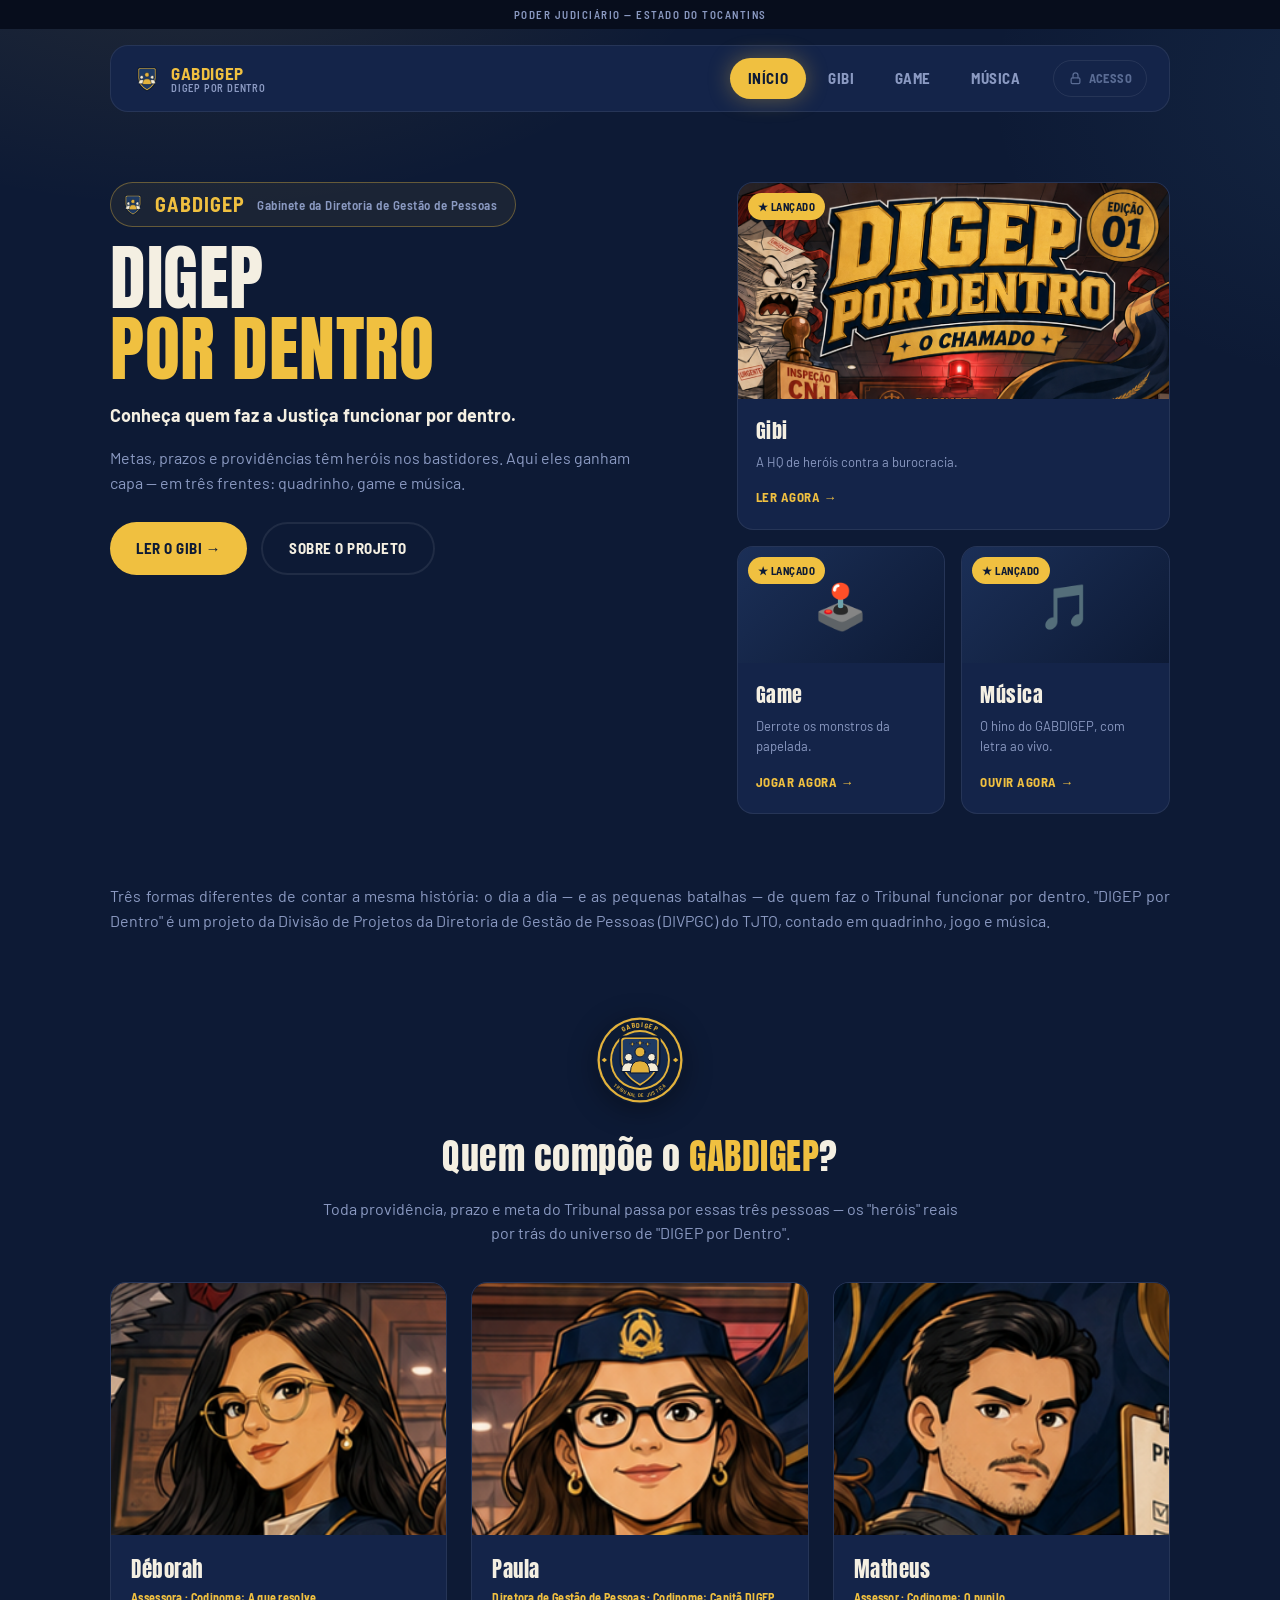
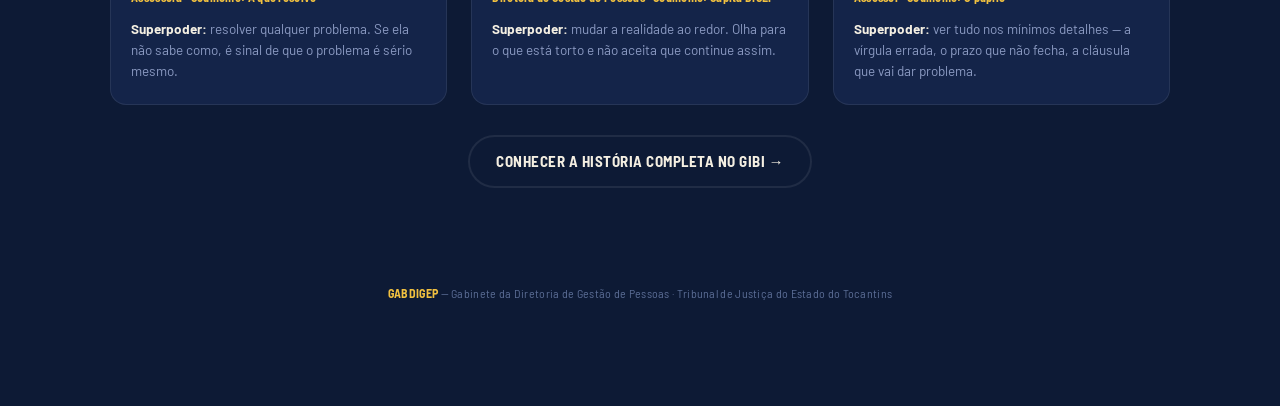
<file: index.html>
<!DOCTYPE html>
<html lang="pt-BR">
<head>
<meta charset="UTF-8">
<meta name="viewport" content="width=device-width, initial-scale=1">
<title>DIGEP por Dentro — GABDIGEP</title>
<link rel="preconnect" href="https://fonts.googleapis.com">
<link href="https://fonts.googleapis.com/css2?family=Anton&family=Barlow:wght@400;600;700&family=Barlow+Semi+Condensed:wght@600;700&display=swap" rel="stylesheet">
<link rel="icon" type="image/svg+xml" href="favicon.svg">
<link rel="stylesheet" href="style.css">
</head>
<body>
<svg width="0" height="0" style="position:absolute;overflow:hidden" aria-hidden="true">
  <defs>
    <path id="arcTop" d="M35 120 A85 85 0 0 1 205 120" fill="none"/>
    <path id="arcBot" d="M23 120 A97 97 0 0 0 217 120" fill="none"/>
    <g id="gRing">
      <circle cx="120" cy="120" r="115" fill="#0C1A33"/>
      <circle cx="120" cy="120" r="111" fill="#E3B23C"/>
      <circle cx="120" cy="120" r="105" fill="#0C1A33"/>
      <circle cx="120" cy="120" r="78" fill="#E3B23C"/>
      <circle cx="120" cy="120" r="73" fill="#12274a"/>
      <text font-family="'Barlow Semi Condensed', sans-serif" font-weight="700" font-size="18" letter-spacing="2" fill="#E3B23C">
        <textPath href="#arcTop" startOffset="50%" text-anchor="middle">GABDIGEP</textPath>
      </text>
      <text font-family="'Barlow Semi Condensed', sans-serif" font-weight="600" font-size="13" letter-spacing="1.6" fill="#E3B23C">
        <textPath href="#arcBot" startOffset="50%" text-anchor="middle">TRIBUNAL DE JUSTIÇA</textPath>
      </text>
      <path d="M20 120 L27 114 L34 120 L27 126 Z" fill="#E3B23C"/>
      <path d="M206 120 L213 114 L220 120 L213 126 Z" fill="#E3B23C"/>
    </g>
    <g id="gShield">
      <path d="M66 66 Q66 56 78 56 H162 Q174 56 174 66 V118 Q174 164 120 193 Q66 164 66 118 Z" fill="#0C1A33"/>
      <path d="M71 69 Q71 61 81 61 H159 Q169 61 169 69 V117 Q169 160 120 187 Q71 160 71 117 Z" fill="#E3B23C"/>
      <path d="M75 72 Q75 65 84 65 H156 Q165 65 165 72 V116 Q165 157 120 182 Q75 157 75 116 Z" fill="#1E3A64"/>
    </g>
    <g id="gScales" transform="translate(0 -7)" stroke="#0C1A33" stroke-width="2.6" stroke-linejoin="round" stroke-linecap="round">
      <circle cx="90" cy="120" r="10" fill="#F4ECD6"/>
      <path d="M72 156 Q72 134 90 134 Q108 134 108 156 Z" fill="#F4ECD6"/>
      <circle cx="150" cy="120" r="10" fill="#F4ECD6"/>
      <path d="M132 156 Q132 134 150 134 Q168 134 168 156 Z" fill="#F4ECD6"/>
      <circle cx="120" cy="106" r="13" fill="#E3B23C"/>
      <path d="M95 160 Q95 129 120 129 Q145 129 145 160 Z" fill="#E3B23C"/>
    </g>
    <g id="gStars" transform="translate(0 -4)" fill="#E3B23C" stroke="#0C1A33" stroke-width="1.6" stroke-linejoin="round">
      <path d="M100 76 L102 81 L107 82 L102 84 L100 89 L98 84 L93 82 L98 81 Z"/>
      <path d="M120 71 L123 78 L130 79 L123 81 L120 88 L117 81 L110 79 L117 78 Z"/>
      <path d="M140 76 L142 81 L147 82 L142 84 L140 89 L138 84 L133 82 L138 81 Z"/>
    </g>
  </defs>
</svg>

<div class="topbar">PODER JUDICIÁRIO — ESTADO DO TOCANTINS</div>

<div class="navwrap">
  <nav class="navbar">
    <a class="brand" href="index.html">
      <svg viewBox="40 48 160 150"><use href="#gShield"/><use href="#gScales"/></svg>
      <span class="brand-text"><span class="brand-main">GABDIGEP</span><span class="brand-sub">DIGEP por Dentro</span></span>
    </a>
    <div class="nav-right">
      <div class="tabs">
        <a href="index.html" class="active">Início</a>
        <a href="gibi.html">Gibi</a>
        <a href="game.html">Game</a>
        <a href="musica.html">Música</a>
      </div>
      <a class="nav-acesso" href="login.html" title="Área restrita">
        <svg viewBox="0 0 24 24" width="15" height="15" fill="none" stroke="currentColor" stroke-width="2" stroke-linecap="round" stroke-linejoin="round"><rect x="5" y="11" width="14" height="9" rx="2"/><path d="M8 11V7a4 4 0 0 1 8 0v4"/></svg>
        Acesso
      </a>
    </div>
  </nav>
</div>

<main>
  <div class="hero-inicio">
    <div>
      <div class="gabdigep-kicker">
        <svg viewBox="40 48 160 150"><use href="#gShield"/><use href="#gScales"/></svg>
        GABDIGEP <span>Gabinete da Diretoria de Gestão de Pessoas</span>
      </div>
      <h1>DIGEP<br><span class="accent">POR DENTRO</span></h1>
      <p class="lead">Conheça quem faz a Justiça funcionar por dentro.</p>
      <p class="body">Metas, prazos e providências têm heróis nos bastidores. Aqui eles ganham capa — em três frentes: quadrinho, game e música.</p>
      <div class="cta-row">
        <a class="btn" href="gibi.html">Ler o Gibi →</a>
        <a class="btn outline" href="#sobre">Sobre o projeto</a>
      </div>
    </div>

    <div class="poster-stack">
      <a class="poster-card big" href="gibi.html">
        <span class="badge">★ Lançado</span>
        <div class="poster-media"><img src="gibi-assets/edicao-01-capa.png" alt="Capa do Gibi — Edição 01"></div>
        <div class="poster-body">
          <h2>Gibi</h2>
          <p>A HQ de heróis contra a burocracia.</p>
          <span class="go">Ler agora →</span>
        </div>
      </a>
      <div class="poster-row">
        <a class="poster-card" href="game.html">
          <span class="badge">★ Lançado</span>
          <div class="poster-media"><span class="icon-big">🕹️</span></div>
          <div class="poster-body">
            <h2>Game</h2>
            <p>Derrote os monstros da papelada.</p>
            <span class="go">Jogar agora →</span>
          </div>
        </a>
        <a class="poster-card" href="musica.html">
          <span class="badge">★ Lançado</span>
          <div class="poster-media"><span class="icon-big">🎵</span></div>
          <div class="poster-body">
            <h2>Música</h2>
            <p>O hino do GABDIGEP, com letra ao vivo.</p>
            <span class="go">Ouvir agora →</span>
          </div>
        </a>
      </div>
    </div>
  </div>

  <div class="section-block" id="sobre" style="margin-top:60px;">
    <p style="color:var(--muted); text-align:justify;">Três formas diferentes de contar a mesma história: o dia a dia — e as pequenas batalhas — de quem faz o Tribunal funcionar por dentro. "DIGEP por Dentro" é um projeto da Divisão de Projetos da Diretoria de Gestão de Pessoas (DIVPGC) do TJTO, contado em quadrinho, jogo e música.</p>
  </div>

  <div class="team-section" id="equipe">
    <div class="section-heading">
      <svg class="brasao-grande" viewBox="0 0 240 240"><use href="#gRing"/><use href="#gShield"/><use href="#gScales"/><use href="#gStars"/></svg>
      <h2>Quem compõe o <span class="accent">GABDIGEP</span>?</h2>
      <p>Toda providência, prazo e meta do Tribunal passa por essas três pessoas — os "heróis" reais por trás do universo de "DIGEP por Dentro".</p>
    </div>
    <div class="team-grid">
      <div class="team-card">
        <a class="foto-wrap" href="gibi.html" title="Ler o gibi"><img src="assets/personagens/deborah_full.png" alt="Déborah"></a>
        <div class="team-body">
          <h3>Déborah</h3>
          <div class="cargo">Assessora · Codinome: A que resolve</div>
          <p><strong>Superpoder:</strong> resolver qualquer problema. Se ela não sabe como, é sinal de que o problema é sério mesmo.</p>
        </div>
      </div>
      <div class="team-card">
        <a class="foto-wrap" href="gibi.html" title="Ler o gibi"><img src="assets/personagens/paula_full.png" alt="Paula"></a>
        <div class="team-body">
          <h3>Paula</h3>
          <div class="cargo">Diretora de Gestão de Pessoas · Codinome: Capitã DIGEP</div>
          <p><strong>Superpoder:</strong> mudar a realidade ao redor. Olha para o que está torto e não aceita que continue assim.</p>
        </div>
      </div>
      <div class="team-card">
        <a class="foto-wrap" href="gibi.html" title="Ler o gibi"><img src="assets/personagens/matheus_full.png" alt="Matheus"></a>
        <div class="team-body">
          <h3>Matheus</h3>
          <div class="cargo">Assessor · Codinome: O pupilo</div>
          <p><strong>Superpoder:</strong> ver tudo nos mínimos detalhes — a vírgula errada, o prazo que não fecha, a cláusula que vai dar problema.</p>
        </div>
      </div>
    </div>
    <div class="team-cta">
      <a class="btn outline" href="gibi.html">Conhecer a história completa no Gibi →</a>
    </div>
  </div>
</main>

<footer>
  <strong>GABDIGEP</strong> — Gabinete da Diretoria de Gestão de Pessoas · Tribunal de Justiça do Estado do Tocantins
</footer>

<nav class="mobilenav">
  <ul>
    <li><a href="index.html" class="active">
      <svg viewBox="0 0 24 24" fill="none" stroke="currentColor" stroke-width="1.8" stroke-linecap="round" stroke-linejoin="round"><path d="M4 11.5 12 4l8 7.5"/><path d="M6 10v9h12v-9"/></svg>
      Início
    </a></li>
    <li><a href="gibi.html">
      <svg viewBox="0 0 24 24" fill="none" stroke="currentColor" stroke-width="1.8" stroke-linecap="round" stroke-linejoin="round"><path d="M4 5.5c2-1 5-1 8 0v13c-3-1-6-1-8 0z"/><path d="M20 5.5c-2-1-5-1-8 0v13c3-1 6-1 8 0z"/></svg>
      Gibi
    </a></li>
    <li><a href="game.html">
      <svg viewBox="0 0 24 24" fill="none" stroke="currentColor" stroke-width="1.8" stroke-linecap="round" stroke-linejoin="round"><rect x="2.5" y="7.5" width="19" height="9.5" rx="4.5"/><path d="M6.5 12h3M8 10.5v3"/><circle cx="16" cy="10.7" r="0.9" fill="currentColor" stroke="none"/><circle cx="18" cy="12.7" r="0.9" fill="currentColor" stroke="none"/></svg>
      Game
    </a></li>
    <li><a href="musica.html">
      <svg viewBox="0 0 24 24" fill="none" stroke="currentColor" stroke-width="1.8" stroke-linecap="round" stroke-linejoin="round"><circle cx="7" cy="18" r="2.3"/><circle cx="17" cy="16" r="2.3"/><path d="M9.3 18V6.5L19.3 4.5V16"/></svg>
      Música
    </a></li>
  </ul>
</nav>

</body>
</html>
</file>
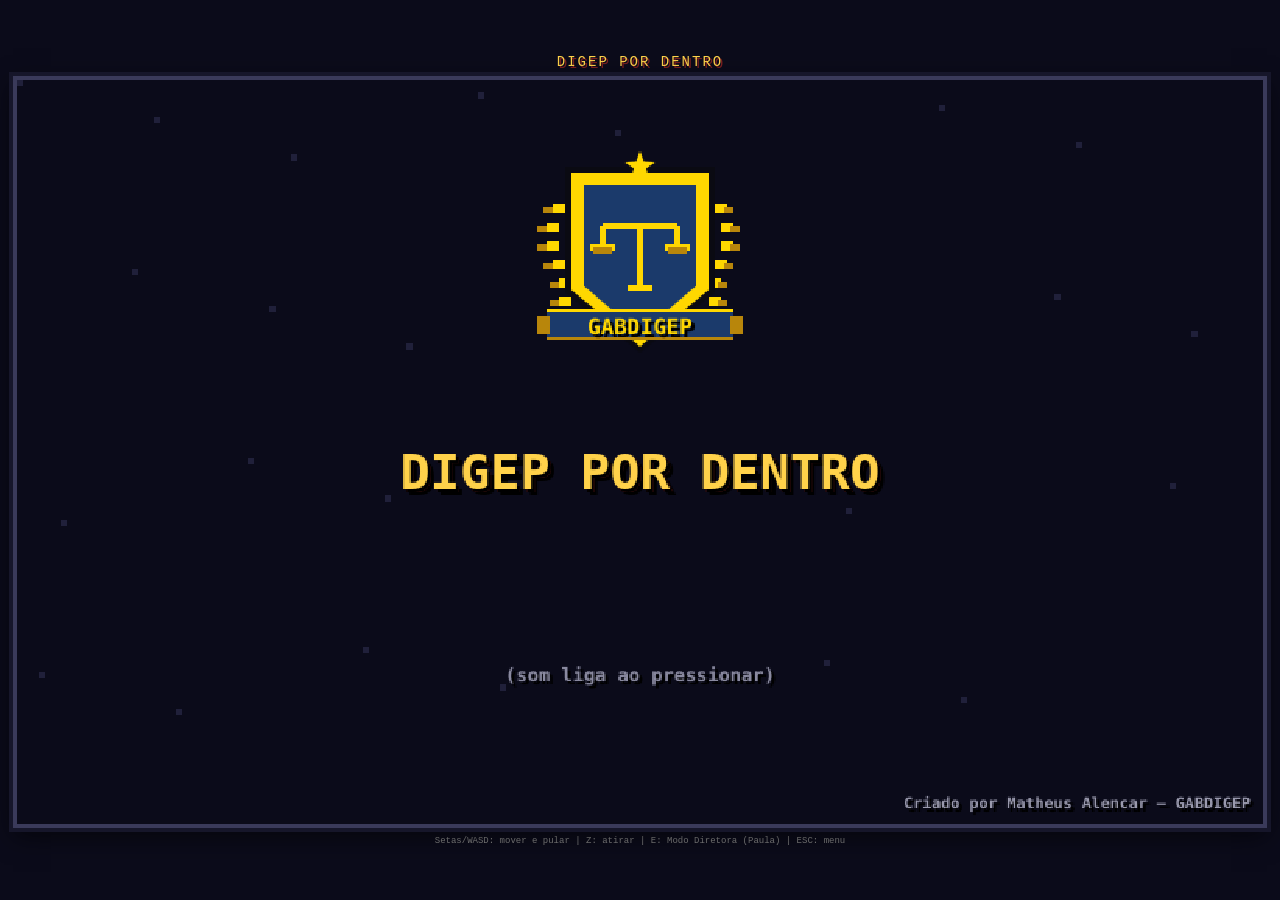
<file: game/index.html>
<!DOCTYPE html>
<html lang="pt-BR">
<head>
<meta charset="UTF-8">
<meta name="viewport" content="width=device-width, initial-scale=1, maximum-scale=1, user-scalable=no">
<title>DIGEP por Dentro</title>
<style>
  * { box-sizing: border-box; }
  html, body {
    margin: 0; padding: 0; height: 100%;
    background: #0b0b1a;
    color: #fff;
    font-family: 'Courier New', monospace;
    overflow: hidden;
    -webkit-tap-highlight-color: transparent;
    user-select: none;
  }
  #wrap {
    display: flex; flex-direction: column; align-items: center; justify-content: center;
    height: 100%; width: 100%;
    gap: 6px;
  }
  #title {
    font-size: 14px; letter-spacing: 2px; color: #ffd24a; text-shadow: 2px 2px #7a1f1f;
    text-align: center;
  }
  #canvasWrap {
    position: relative;
    width: min(98vw, 150vh);
    aspect-ratio: 400 / 240;
  }
  #gameCanvas {
    image-rendering: pixelated;
    image-rendering: -moz-crisp-edges;
    image-rendering: crisp-edges;
    background: #5c94fc;
    border: 4px solid #3a3a5a;
    box-shadow: 0 0 0 4px #16162a, 0 8px 24px rgba(0,0,0,0.6);
    /* Escala para CIMA até preencher a tela (mantendo a proporção 400:240 = 5:3) —
       max-width/max-height sozinhos só limitam, nunca ampliam além do tamanho nativo. */
    position: absolute; inset: 0;
    width: 100%; height: 100%;
  }
  .gameOverlay {
    position: absolute; inset: 4px;
    display: none;
    align-items: center; justify-content: center; flex-direction: column; gap: 14px;
    background: rgba(5,5,15,0.86);
    text-align: center;
    padding: 20px;
    z-index: 10;
  }
  .gameOverlay.show { display: flex; }
  .gameOverlay h2 { color: #ffd24a; font-size: 15px; letter-spacing: 1px; margin: 0; text-shadow: 2px 2px #7a1f1f; }
  .gameOverlay input {
    font-family: 'Courier New', monospace; font-size: 16px; padding: 10px 14px;
    border-radius: 6px; border: 2px solid #e8c343; background: #1a1a2e; color: #fff;
    text-align: center; width: 220px; max-width: 80%;
  }
  .gameOverlay .goBtn {
    cursor: pointer; background: #2a2a45; border: 2px solid #e8c343; border-radius: 8px;
    padding: 10px 28px; color: #fff; font-size: 13px; letter-spacing: 1px;
  }
  .gameOverlay .goBtn:active { background: #55558a; }
  .gameOverlay .goLink {
    cursor: pointer; color: #888; font-size: 11px; text-decoration: underline;
  }
  .gameOverlay .goError { color: #ff6b6b; font-size: 10.5px; min-height: 12px; margin-top: -8px; }

  /* ----- placar (painel opaco, tipo troféu — não é mais um overlay translúcido) ----- */
  .lbOverlay { background: rgba(3,3,10,0.95); }
  .lbPanel {
    background: linear-gradient(180deg, #22223f, #12121f);
    border: 3px solid #e8c343;
    border-radius: 12px;
    box-shadow: 0 0 0 1px #6a561f, 0 12px 30px rgba(0,0,0,0.7);
    padding: 18px 22px 20px;
    width: 96%; height: 94%; max-width: 96%;
    display: flex; flex-direction: column; align-items: center; gap: 12px;
  }
  .lbPanel h2 { font-size: 19px; }
  .lbHeader {
    display: flex; width: 100%; padding: 0 12px 8px;
    border-bottom: 2px solid rgba(232,195,67,0.35);
    font-size: 11px; letter-spacing: 1.5px; color: #9a9ac0;
  }
  .lbHPos { width: 40px; flex: none; }
  .lbHName { flex: 1; text-align: left; }
  .lbHScore { flex: none; }
  .lbList { display: flex; flex-direction: column; gap: 7px; width: 100%; flex: 1; overflow-y: auto; }
  .lbRow {
    display: flex; align-items: center; gap: 12px;
    font-size: 15px; padding: 10px 12px;
    background: rgba(255,255,255,0.05);
    border-radius: 8px;
    border-left: 4px solid transparent;
  }
  .lbRow:nth-child(even) { background: rgba(255,255,255,0.02); }
  .lbRow.lbTop1 { background: rgba(255,210,74,0.18); border-left-color: #ffd24a; }
  .lbRow.lbTop2 { background: rgba(201,201,216,0.14); border-left-color: #c9c9d8; }
  .lbRow.lbTop3 { background: rgba(205,127,50,0.16); border-left-color: #cd7f32; }
  .lbPos { width: 40px; flex: none; text-align: left; font-weight: bold; color: #ffd24a; font-size: 20px; }
  .lbInfo { flex: 1; display: flex; flex-direction: column; overflow: hidden; text-align: left; gap: 1px; }
  .lbName { color: #fff; overflow: hidden; text-overflow: ellipsis; white-space: nowrap; font-weight: bold; font-size: 16px; }
  .lbUnidade { color: #9a9ac0; font-size: 12px; overflow: hidden; text-overflow: ellipsis; white-space: nowrap; }
  .lbCheat { color: #ff8a5c; font-style: italic; }
  .lbScore {
    flex: none; color: #0b0b1a; font-weight: bold; font-size: 17px;
    background: #e8c343; padding: 5px 16px; border-radius: 999px; min-width: 18px; text-align: center;
  }
  .lbLoading { justify-content: center; color: #bbb; background: none; font-size: 14px; }
  .lbPager { display: flex; align-items: center; justify-content: center; gap: 16px; width: 100%; }
  .lbPageBtn {
    cursor: pointer; background: #2a2a45; border: 2px solid #55558a; border-radius: 6px;
    padding: 6px 14px; color: #fff; font-size: 12px; letter-spacing: 0.5px; font-family: inherit;
  }
  .lbPageBtn:disabled { opacity: 0.35; cursor: not-allowed; }
  .lbPageBtn:not(:disabled):active { background: #55558a; }
  #leaderboardPageLabel { color: #9a9ac0; font-size: 12px; min-width: 110px; text-align: center; }
  #controls {
    display: flex; justify-content: space-between; align-items: center;
    width: 96vw; max-width: 640px;
    margin-top: 4px;
    touch-action: none;
  }
  .padGroup { display: flex; gap: 8px; }
  .padBtn {
    width: 52px; height: 52px;
    background: #2a2a45;
    border: 3px solid #55558a;
    border-radius: 10px;
    color: #fff;
    font-size: 16px;
    display: flex; align-items: center; justify-content: center;
    touch-action: none;
  }
  .padBtn:active, .padBtn.active { background: #55558a; }
  #actionGroup { display: flex; gap: 8px; }
  #btnAttack { background: #6a1f2a; border-color: #d24a5a; }
  #btnJump { background: #1f3a6a; border-color: #4a8ad2; }
  #btnPower { background: #6a561f; border-color: #e8c343; }
  .hint { font-size: 9px; color: #888; text-align: center; margin-top: 2px; }
  @media (min-width: 900px) {
    #controls { display: none; }
  }
</style>
</head>
<body>
<div id="wrap">
  <div id="title">DIGEP POR DENTRO</div>
  <div id="canvasWrap">
    <canvas id="gameCanvas" width="800" height="480"></canvas>

    <div id="nameEntryOverlay" class="gameOverlay">
      <h2>QUEM ESTÁ VOANDO?</h2>
      <input id="nameEntryInput" maxlength="20" placeholder="Seu nome" autocomplete="off">
      <input id="nameEntryUnidade" maxlength="40" placeholder="Sua unidade/setor" autocomplete="off">
      <div class="goError" id="nameEntryError"></div>
      <div class="goBtn" id="nameEntryBtn">VOAR</div>
      <div class="goLink" id="nameEntryCancel">‹ voltar ao menu</div>
    </div>

    <div id="leaderboardOverlay" class="gameOverlay lbOverlay">
      <div class="lbPanel">
        <h2>🏆 MELHORES VOOS</h2>
        <div class="lbHeader">
          <span class="lbHPos">#</span>
          <span class="lbHName">JOGADOR</span>
          <span class="lbHScore">PONTOS</span>
        </div>
        <div id="leaderboardList" class="lbList"></div>
        <div class="lbPager" id="leaderboardPager">
          <button class="lbPageBtn" id="leaderboardPrevBtn">‹ Anterior</button>
          <span id="leaderboardPageLabel">Página 1 de 1</span>
          <button class="lbPageBtn" id="leaderboardNextBtn">Próxima ›</button>
        </div>
        <div class="goBtn" id="leaderboardCloseBtn">FECHAR</div>
      </div>
    </div>
  </div>
  <div class="hint">Setas/WASD: mover e pular | Z: atirar | E: Modo Diretora (Paula) | ESC: menu</div>
  <div id="controls">
    <div class="padGroup">
      <div class="padBtn" id="btnLeft">&#9664;</div>
      <div class="padBtn" id="btnRight">&#9654;</div>
    </div>
    <div id="actionGroup">
      <div class="padBtn" id="btnPower">E</div>
      <div class="padBtn" id="btnAttack">Z</div>
      <div class="padBtn" id="btnJump">&#8593;</div>
    </div>
  </div>
</div>

<script>
"use strict";

/* =========================================================================
   CONFIGURAÇÃO GERAL
   ========================================================================= */
const canvas = document.getElementById('gameCanvas');
const ctx = canvas.getContext('2d');
ctx.imageSmoothingEnabled = false;

const W = 400, H = 240;             // resolução lógica — mais widescreen, aproveita telas largas
const RENDER_SCALE = 2;            // canvas físico 800x480
const TILE = 16;                   // tamanho do bloco (Mario-like)
const GROUND_Y = 208;              // topo do chão (2 tiles de altura abaixo)
const GRAVITY = 0.42;
const JUMP_VELOCITY = -7.9;
const STOMP_BOUNCE = -4.8;
const MOVE_SPEED = 1.5;
const FRICTION = 0.82;
const MAX_FALL = 7;

/* --- Entrada --- */
const KEY_MAP = {
  left: ['ArrowLeft', 'a', 'A'],
  right: ['ArrowRight', 'd', 'D'],
  up: ['ArrowUp', 'w', 'W', ' '],
  attack: ['z', 'Z', 'j', 'J'],
  power: ['e', 'E']
};
const keys = { left: false, right: false, up: false, attack: false, power: false };
const keysPressedThisFrame = { up: false, attack: false, power: false, esc: false, enter: false, any: false };

window.addEventListener('keydown', (e) => {
  if (e.target && e.target.tagName === 'INPUT') return; // deixa o campo de nome digitar normalmente
  ensureAudio();
  keysPressedThisFrame.any = true;
  if (matchKey(e.key, 'left')) keys.left = true;
  if (matchKey(e.key, 'right')) keys.right = true;
  if (matchKey(e.key, 'up')) { if (!keys.up) keysPressedThisFrame.up = true; keys.up = true; }
  if (matchKey(e.key, 'attack')) { if (!keys.attack) keysPressedThisFrame.attack = true; keys.attack = true; }
  if (matchKey(e.key, 'power')) { if (!keys.power) keysPressedThisFrame.power = true; keys.power = true; }
  if (e.key === 'Enter') keysPressedThisFrame.enter = true;
  if (e.key === 'Escape') keysPressedThisFrame.esc = true;
  if ([' ', 'ArrowUp', 'ArrowDown', 'ArrowLeft', 'ArrowRight', 'Escape', 'Enter'].includes(e.key)) e.preventDefault();
});
window.addEventListener('keyup', (e) => {
  if (matchKey(e.key, 'left')) keys.left = false;
  if (matchKey(e.key, 'right')) keys.right = false;
  if (matchKey(e.key, 'up')) keys.up = false;
  if (matchKey(e.key, 'attack')) keys.attack = false;
  if (matchKey(e.key, 'power')) keys.power = false;
});
function matchKey(k, name) { return KEY_MAP[name].includes(k); }

function bindTouchBtn(id, onDown, onUp) {
  const el = document.getElementById(id);
  const down = (e) => { e.preventDefault(); ensureAudio(); keysPressedThisFrame.any = true; el.classList.add('active'); onDown(); };
  const up = (e) => { e.preventDefault(); el.classList.remove('active'); onUp(); };
  el.addEventListener('touchstart', down, { passive: false });
  el.addEventListener('touchend', up, { passive: false });
  el.addEventListener('touchcancel', up, { passive: false });
  el.addEventListener('mousedown', down);
  el.addEventListener('mouseup', up);
  el.addEventListener('mouseleave', up);
}
bindTouchBtn('btnLeft', () => keys.left = true, () => keys.left = false);
bindTouchBtn('btnRight', () => keys.right = true, () => keys.right = false);
bindTouchBtn('btnJump', () => { if (!keys.up) keysPressedThisFrame.up = true; keys.up = true; }, () => keys.up = false);
bindTouchBtn('btnAttack', () => { if (!keys.attack) keysPressedThisFrame.attack = true; keys.attack = true; }, () => keys.attack = false);
bindTouchBtn('btnPower', () => { if (!keys.power) keysPressedThisFrame.power = true; keys.power = true; }, () => keys.power = false);

/* Clique/toque na tela para UI. Mapeia tela->lógico pela ÁREA DE CONTEÚDO
   do canvas (desconta a borda de 4px), senão os botões desalinham. */
let clickPoint = null;
function toLogicalPoint(clientX, clientY) {
  const r = canvas.getBoundingClientRect();
  const bx = canvas.clientLeft || 0, by = canvas.clientTop || 0;
  const contentW = r.width - bx * 2, contentH = r.height - by * 2;
  if (contentW <= 0 || contentH <= 0) return null;
  return {
    x: (clientX - (r.left + bx)) * (W / contentW),
    y: (clientY - (r.top + by)) * (H / contentH)
  };
}
canvas.addEventListener('click', (e) => { ensureAudio(); keysPressedThisFrame.any = true; clickPoint = toLogicalPoint(e.clientX, e.clientY); });
canvas.addEventListener('touchstart', (e) => { ensureAudio(); keysPressedThisFrame.any = true; const t = e.changedTouches[0]; clickPoint = toLogicalPoint(t.clientX, t.clientY); }, { passive: true });

/* =========================================================================
   ÁUDIO — só é desbloqueado por interação do usuário (política de autoplay).
   O primeiro gesto na tela inicial libera o AudioContext e inicia a trilha.
   ========================================================================= */
let actx = null;
let audioUnlocked = false;
function ensureAudio() {
  if (!actx) { try { actx = new (window.AudioContext || window.webkitAudioContext)(); } catch (e) {} }
  if (actx && actx.state === 'suspended') actx.resume();
  if (actx && actx.state === 'running') audioUnlocked = true;
}
function beep(freq, dur, type, vol) {
  if (!actx) return;
  const osc = actx.createOscillator();
  const gain = actx.createGain();
  osc.type = type || 'square';
  osc.frequency.value = freq;
  gain.gain.value = (vol !== undefined ? vol : 0.08);
  osc.connect(gain); gain.connect(actx.destination);
  const t0 = actx.currentTime;
  gain.gain.setValueAtTime(gain.gain.value, t0);
  gain.gain.exponentialRampToValueAtTime(0.001, t0 + dur);
  osc.start(t0); osc.stop(t0 + dur);
}
const SFX = {
  jump: () => beep(520, 0.12, 'square', 0.07),
  shoot: () => { beep(880, 0.05, 'square', 0.06); setTimeout(() => beep(600, 0.05, 'square', 0.04), 30); },
  stomp: () => { beep(260, 0.07, 'square', 0.08); setTimeout(() => beep(520, 0.08, 'square', 0.06), 55); },
  coin: () => { beep(988, 0.07, 'square', 0.06); setTimeout(() => beep(1319, 0.12, 'square', 0.06), 70); },
  bump: () => beep(180, 0.06, 'square', 0.06),
  brick: () => beep(150, 0.09, 'square', 0.07),
  oneup: () => { [523, 659, 784, 1047, 1319].forEach((f, i) => setTimeout(() => beep(f, 0.1, 'square', 0.06), i * 70)); },
  power: () => { [660, 880, 1100].forEach((f, i) => setTimeout(() => beep(f, 0.12, 'square', 0.07), i * 60)); },
  hit: () => beep(140, 0.15, 'square', 0.09),
  hurt: () => beep(90, 0.25, 'sawtooth', 0.1),
  defeat: () => { beep(300, 0.1, 'square', 0.09); setTimeout(() => beep(500, 0.15, 'square', 0.09), 90); },
  summon: () => { beep(200, 0.12, 'sawtooth', 0.07); setTimeout(() => beep(160, 0.12, 'sawtooth', 0.06), 100); },
  dive: () => beep(300, 0.2, 'sawtooth', 0.08),
  checkpoint: () => { [523, 784, 1047].forEach((f, i) => setTimeout(() => beep(f, 0.14, 'square', 0.07), i * 90)); },
  stageClear: () => { [523, 659, 784, 1047].forEach((f, i) => setTimeout(() => beep(f, 0.18, 'square', 0.08), i * 110)); },
  gameOver: () => { [400, 300, 200, 120].forEach((f, i) => setTimeout(() => beep(f, 0.25, 'sawtooth', 0.09), i * 160)); },
  victory: () => { [523, 659, 784, 988, 1175].forEach((f, i) => setTimeout(() => beep(f, 0.2, 'square', 0.09), i * 130)); },
  flap: () => beep(720, 0.06, 'square', 0.06),
  point: () => beep(1200, 0.05, 'square', 0.05),
  crash: () => { beep(200, 0.14, 'sawtooth', 0.09); setTimeout(() => beep(90, 0.22, 'sawtooth', 0.09), 90); }
};

// trilha 8-bit ORIGINAL do jogo (melodia própria — não é o tema do Mario)
let musicGen = 0;
let musicPlaying = false;
const MELODY = [
  [440, 0.22], [523, 0.22], [587, 0.22], [523, 0.22],
  [659, 0.30], [0, 0.10], [587, 0.22], [523, 0.22],
  [494, 0.30], [0, 0.10], [392, 0.22], [440, 0.22],
  [494, 0.44], [0, 0.14],
  [523, 0.22], [587, 0.22], [659, 0.22], [698, 0.22],
  [784, 0.30], [0, 0.10], [659, 0.22], [523, 0.22],
  [587, 0.44], [0, 0.10], [440, 0.22], [494, 0.22],
  [523, 0.50], [0, 0.20]
];
function startMusic() {
  if (musicPlaying) return;
  musicPlaying = true;
  const myGen = ++musicGen;
  let i = 0;
  function step() {
    if (musicGen !== myGen || !actx) { musicPlaying = false; return; }
    const [freq, dur] = MELODY[i % MELODY.length];
    if (freq > 0) { beep(freq, dur * 0.9, 'square', 0.04); beep(freq / 2, dur * 0.9, 'triangle', 0.025); }
    i++;
    setTimeout(step, dur * 1000);
  }
  step();
}

/* =========================================================================
   DESENHO PIXELADO — utilitários
   ========================================================================= */
function px(x, y, w, h, color) { ctx.fillStyle = color; ctx.fillRect(Math.round(x), Math.round(y), w, h); }

function pixText(text, cx, y, color, size, align) {
  ctx.font = 'bold ' + (size || 8) + 'px monospace';
  ctx.textAlign = align || 'center';
  ctx.fillStyle = '#000';
  ctx.fillText(text, cx + 1, y + 1);
  ctx.fillStyle = color || '#fff';
  ctx.fillText(text, cx, y);
  ctx.textAlign = 'left';
}

/* =========================================================================
   PERSONAGENS 16-BIT — desenhados proceduralmente numa grade de 16x20
   "big-pixels" (cada célula = 2px lógicos => sprite 32x40). Paleta rica,
   sem antialiasing. Animações: idle(2), run(4), jump(1), shoot(1), gold.
   ========================================================================= */
const HERO_GW = 16, HERO_GH = 20, HERO_P = 1;   // no jogo: sprite 16x20 (metade do tamanho anterior)

const HERO_PALS = {
  paula: {
    o: '#0a0a12', hd: '#3a2412', hm: '#5a3820', hl: '#8a5a30',
    sk: '#f2c9a0', ss: '#d9a074', gl: '#141018', gw: '#ffffff',
    ar: '#1b3a6b', as: '#122a52', gd: '#ffd24a', gs: '#b8860b',
    co: '#16204a', ci: '#ffd24a', bt: '#241a10'
  },
  deborah: {
    o: '#0a0a12', hd: '#0d0d0d', hm: '#242424', hl: '#3a3a3a',
    sk: '#c98a5a', ss: '#a86a3e', gl: '#e8c343', gw: '#ffffff',
    ar: '#1b3a6b', as: '#122a52', gd: '#e8c343', gs: '#b8860b',
    co: '#e8e8f0', ci: '#e8e8f0', bt: '#241a10'
  },
  matheus: {
    o: '#0a0a12', hd: '#0d0d0d', hm: '#242424', hl: '#3a3a3a',
    sk: '#e0b088', ss: '#b98a5e', gl: '#141018', gw: '#ffffff',
    ar: '#1b3a6b', as: '#122a52', gd: '#4a4f57', gs: '#2f333a',
    co: '#4a4f57', ci: '#ffd24a', bt: '#141414'
  }
};

// tinge a paleta em tons dourados (invencível / Modo Diretora)
function goldTint(pal, t) {
  const ramp = ['#fff6c0', '#ffe066', '#ffd24a', '#b8860b'];
  const shift = Math.floor(t / 6) % ramp.length;
  const out = {};
  const order = ['o', 'hd', 'hm', 'hl', 'sk', 'ss', 'gl', 'gw', 'ar', 'as', 'gd', 'gs', 'co', 'ci', 'bt'];
  const bucket = { o: 3, hd: 3, hm: 2, hl: 1, sk: 1, ss: 2, gl: 3, gw: 0, ar: 2, as: 3, gd: 0, gs: 2, co: 2, ci: 0, bt: 3 };
  for (const k of order) out[k] = ramp[(bucket[k] + shift) % ramp.length];
  return out;
}

// desenha o herói: footX = centro, footY = base (pés). p = tamanho do "pixelão".
function drawHero(charKey, footX, footY, facing, pose, frame, pal, p) {
  p = p || HERO_P;
  const ox = Math.round(footX - (HERO_GW * p) / 2);
  const oy = Math.round(footY - HERO_GH * p);
  const flip = facing < 0;
  function c(gx, gy, gw, gh, name) {
    const color = pal[name];
    if (!color) return;
    const rx = flip ? (HERO_GW - gx - gw) : gx;
    px(ox + rx * p, oy + gy * p, gw * p, gh * p, color);
  }

  // deslocamentos de animação
  let bob = 0, capeWave = 0, legA = 0, legB = 0, armShoot = false;
  if (pose === 'idle') { bob = frame === 1 ? 1 : 0; capeWave = frame === 1 ? 1 : 0; }
  else if (pose === 'run') {
    const cyc = [0, 1, 2, 1][frame % 4];
    capeWave = cyc;
    legA = [0, 2, 0, -1][frame % 4];
    legB = [0, -1, 0, 2][frame % 4];
  } else if (pose === 'jump') { legA = -1; legB = 2; capeWave = 2; }
  else if (pose === 'shoot') { armShoot = true; capeWave = 1; }

  const topY = 3 + bob;

  // ---- CAPA (só Paula) - atrás do corpo ----
  if (charKey === 'paula') {
    const cw = 3 + capeWave;
    for (let i = 0; i < 8; i++) {
      c(2 - Math.floor(capeWave / 2), 9 + i + topY - 3, cw, 1, i % 2 === 0 ? 'co' : 'ci');
    }
  }

  // ---- CABELO (atrás) ----
  if (charKey === 'paula') {
    // ondas castanhas longas dos dois lados
    c(3, topY, 10, 7, 'hm');
    for (let i = 0; i < 6; i++) { c(3, topY + 6 + i, 2, 1, i % 2 ? 'hd' : 'hm'); c(11, topY + 6 + i, 2, 1, i % 2 ? 'hd' : 'hm'); }
  } else if (charKey === 'deborah') {
    c(3, topY, 10, 6, 'hd');
    for (let i = 0; i < 7; i++) { c(3, topY + 5 + i, 2, 1, 'hd'); c(11, topY + 5 + i, 2, 1, 'hd'); }
  } else {
    c(4, topY, 8, 3, 'hd'); // matheus cabelo curto
  }

  // ---- CABEÇA / ROSTO ----
  c(5, topY + 2, 6, 6, 'sk');
  c(5, topY + 2, 1, 6, 'ss'); // sombra lateral

  // cabelo frontal / franja
  if (charKey === 'paula') { c(4, topY + 1, 8, 2, 'hl'); c(4, topY + 1, 3, 3, 'hm'); }
  else if (charKey === 'deborah') { c(4, topY + 1, 8, 2, 'hm'); c(7, topY + 1, 1, 3, 'hd'); }
  else { c(4, topY, 8, 2, 'hm'); c(4, topY + 1, 1, 2, 'hd'); }

  // faixa dourada da Paula (testa) com ponto central
  if (charKey === 'paula') { c(5, topY + 1, 6, 1, 'gd'); c(7, topY + 1, 1, 1, 'gw'); }

  // ---- ÓCULOS ----
  if (charKey === 'deborah') {
    c(5, topY + 4, 2, 2, 'gl'); c(9, topY + 4, 2, 2, 'gl');       // aros dourados finos
    c(6, topY + 5, 1, 1, 'sk'); c(9, topY + 5, 1, 1, 'sk');
    c(8, topY + 4, 1, 1, 'gl');
  } else {
    c(5, topY + 4, 3, 2, 'gl'); c(8, topY + 4, 3, 2, 'gl');       // armação escura retangular
    c(5, topY + 4, 1, 1, 'gw'); c(8, topY + 4, 1, 1, 'gw');        // brilho 1px
  }

  // barba/cavanhaque do Matheus
  if (charKey === 'matheus') {
    c(6, topY + 6, 4, 1, 'hd');       // bigode fino
    c(6, topY + 7, 4, 1, 'hd');       // queixo
    c(5, topY + 6, 1, 2, 'hd'); c(10, topY + 6, 1, 2, 'hd');
  }

  // ---- TORSO ----
  const by = topY + 8;
  if (charKey === 'paula') {
    c(4, by, 8, 6, 'ar'); c(4, by, 8, 1, 'gd');       // armadura + peitoral dourado
    c(4, by, 2, 6, 'as'); c(4, by, 2, 2, 'gd'); c(10, by, 2, 2, 'gd'); // ombreiras douradas
    c(7, by + 2, 2, 3, 'gd');                          // detalhe central
  } else if (charKey === 'deborah') {
    c(4, by, 8, 6, 'ar'); c(7, by, 2, 6, 'co');        // blazer navy + blusa clara
    c(4, by + 5, 2, 1, 'gd'); c(10, by + 5, 2, 1, 'gd'); // punhos dourados
  } else {
    c(4, by, 8, 6, 'co'); c(7, by, 2, 3, 'ar');        // colete cinza + camisa navy
    c(5, by + 2, 1, 2, 'gs'); c(10, by + 2, 1, 2, 'gs'); // bolsos
    c(4, by + 5, 2, 1, 'ar'); c(10, by + 5, 2, 1, 'ar'); // mangas dobradas
  }

  // ---- BRAÇOS / ARMA ----
  if (armShoot) {
    c(11, by + 1, 3, 2, 'sk');                          // braço estendido
    c(13, by + 1, 2, 2, 'o');                           // arminha
    c(12, by, 1, 1, 'gw');
  } else {
    c(3, by + 1, 1, 4, charKey === 'matheus' ? 'co' : (charKey === 'paula' ? 'as' : 'ar'));
    c(12, by + 1, 1, 4, charKey === 'matheus' ? 'co' : (charKey === 'paula' ? 'as' : 'ar'));
  }

  // prancheta característica (Déborah na mão, Matheus nas costas)
  if (charKey === 'deborah') {
    c(2, by + 2, 3, 4, 'bt'); c(2, by + 2, 3, 1, 'gw');
    c(3, by + 3, 1, 1, 'gd'); c(3, by + 4, 1, 1, 'gd');
  } else if (charKey === 'matheus') {
    const clip = armShoot ? [12, by - 1] : [2, by + 1];
    c(clip[0], clip[1], 2, 4, 'gd'); c(clip[0], clip[1] + 1, 2, 2, 'gw');
  }

  // ---- PERNAS ----
  const ly = topY + 14;
  c(5, ly, 2, 4 + legA, 'ar'); c(5, ly + 4 + legA, 2, 1, 'bt');
  c(9, ly, 2, 4 + legB, 'ar'); c(9, ly + 4 + legB, 2, 1, 'bt');
}

// retrato estático para a tela de seleção (pose idle)
function drawHeroPortrait(charKey, cx, footY, scaleMul) {
  drawHero(charKey, cx, footY, 1, 'idle', 0, HERO_PALS[charKey]);
}

/* =========================================================================
   MINIONS — sprites simples e geométricos (poucas cores, silhueta clara)
   ========================================================================= */
function drawProvidencia(sx, y, dir, flash) {
  const paper = flash ? '#fff' : '#e8d4a0';
  const dark = flash ? '#fff' : '#a8834a';
  const red = flash ? '#fff' : '#c0392b';
  // pilha de 2 folhas
  px(sx, y + 2, 16, 5, paper); px(sx, y + 2, 16, 1, dark);
  px(sx + 1, y + 7, 14, 5, paper); px(sx + 1, y + 7, 14, 1, dark);
  // faixa vermelha "URGENTE"
  px(sx + 1, y + 9, 14, 2, red);
  // olhos
  px(sx + 4, y + 4, 2, 2, '#1a1a1a'); px(sx + 10, y + 4, 2, 2, '#1a1a1a');
  // perninhas
  px(sx + 3, y + 12, 2, 2, '#4a3520'); px(sx + 11, y + 12, 2, 2, '#4a3520');
}
function drawAchado(sx, y, dir, flash) {
  const gold = flash ? '#fff' : '#c9962e';
  const light = flash ? '#fff' : '#f5e08a';
  // rabinho de papel
  px(sx, y + 9, 4, 2, '#f7f2e0');
  // lente redonda (bloco de anel)
  px(sx + 4, y + 1, 8, 8, gold);
  px(sx + 5, y + 2, 6, 6, light);
  px(sx + 6, y + 3, 4, 4, '#bfe0ef');
  // olhinho
  px(sx + 7, y + 4, 2, 2, '#332200');
  // cabo
  px(sx + 11, y + 8, 3, 3, gold);
}

/* =========================================================================
   FASE FIXA (estilo 1-1) — layout desenhado à mão, ~3520px de largura
   ========================================================================= */
const ARENA_X = 3240;              // entrada da arena do chefe (checkpoint)
const LEVEL_W = ARENA_X + W;       // arena ocupa exatamente uma tela cheia (não dá pra sair)
const STAGE = {
  name: 'FASE 1-1', unit: 'GABINETE — Monstro CNJ Cheio de Providências',
  boss: { name: 'MONSTRO CNJ', hp: 14 }
};

function bBlock(x, yTilesUp, type, extra) {
  const b = { x, y: GROUND_Y - yTilesUp * TILE, w: TILE, h: TILE, type, bump: 0, dead: false };
  return Object.assign(b, extra || {});
}

function buildLevel() {
  const platforms = [];   // segmentos de chão sólido {x0,x1}
  const blocks = [];      // ? / tijolo / sólido / escondido / usado
  const pipes = [];       // canos verdes (sólidos)
  const enemies = [];
  const coins = [];       // moedas soltas no ar

  // chão com buracos (pits) nos vãos entre segmentos
  platforms.push({ x0: 0, x1: 1300 });
  platforms.push({ x0: 1352, x1: 1980 });
  platforms.push({ x0: 2060, x1: 2500 });
  platforms.push({ x0: 2552, x1: LEVEL_W });

  const HI = GROUND_Y - 4 * TILE;   // altura padrão dos blocos flutuantes (144)

  // 2) primeiro Providência (ensina pulo na cabeça)
  enemies.push(makeProvidencia(320, 260, 430, GROUND_Y));

  // 3) primeiro ? solitário
  blocks.push(bBlock(448, 4, 'question', { item: 'coin' }));

  // 4) formação de 6 blocos (tijolo-?-tijolo-?-tijolo) + ? isolado acima do centro
  blocks.push(bBlock(560, 4, 'brick'));
  blocks.push(bBlock(576, 4, 'question', { item: 'coin' }));
  blocks.push(bBlock(592, 4, 'brick', { breakable: true }));  // este quebra
  blocks.push(bBlock(608, 4, 'question', { item: 'coin' }));
  blocks.push(bBlock(624, 4, 'brick'));
  blocks.push(bBlock(592, 7, 'question', { item: 'coin' }));

  // 5) dois Providência juntos
  enemies.push(makeProvidencia(740, 700, 800, GROUND_Y));
  enemies.push(makeProvidencia(800, 700, 860, GROUND_Y));

  // 6) sequência de 4 canos (alturas 2,3,4,4)
  pipes.push(makePipe(920, 2));
  pipes.push(makePipe(1010, 3));
  pipes.push(makePipe(1110, 4));
  pipes.push(makePipe(1200, 4));

  // 7) Achado entre os canos
  enemies.push(makeAchado(1060, 960, 1150, GROUND_Y, 55));

  // 8) bloco escondido (1-up) acima, entre canos
  blocks.push(bBlock(1065, 7, 'hidden', { item: '1up', revealed: false }));

  // 9) primeiro buraco com arco de 4 moedas (pit 1300-1352)
  coinArc(coins, 1300, 1352, 118);

  // 10) tijolo de múltiplas moedas
  blocks.push(bBlock(1430, 4, 'brick', { multi: true, coins: 6 }));

  // 11) Providência + Achado juntos
  enemies.push(makeProvidencia(1520, 1470, 1580, GROUND_Y));
  enemies.push(makeAchado(1600, 1560, 1660, GROUND_Y, 70));

  // 12) três plataformas suspensas com minion em cima
  makeFloatPlat(blocks, 1700, GROUND_Y - 3 * TILE, 3);
  enemies.push(makeProvidencia(1716, 1700, 1732, GROUND_Y - 3 * TILE));
  makeFloatPlat(blocks, 1790, GROUND_Y - 4 * TILE, 3);
  enemies.push(makeProvidencia(1806, 1790, 1822, GROUND_Y - 4 * TILE));
  makeFloatPlat(blocks, 1880, GROUND_Y - 5 * TILE, 3);
  enemies.push(makeProvidencia(1896, 1880, 1912, GROUND_Y - 5 * TILE));

  // 13) segundo buraco (mais largo) com plataforma intermediária (pit 1980-2060)
  makeFloatPlat(blocks, 2004, GROUND_Y - 2 * TILE, 2);
  coins.push(makeCoin(2012, GROUND_Y - 3 * TILE));

  // 14) escadaria ascendente (1,2,3,4)
  staircase(blocks, 2160, 4, +1);

  // 15) escadaria descendente + buraco (pit 2500-2552)
  staircase(blocks, 2360, 4, -1);
  coinArc(coins, 2500, 2552, 120);

  // 15b) mob no vão entre as duas escadarias (região que estava vazia)
  enemies.push(makeProvidencia(2290, 2232, 2350, GROUND_Y));

  // 16) corredor de moedas (respiro)
  for (let x = 2620; x <= 2980; x += 24) coins.push(makeCoin(x, GROUND_Y - 3 * TILE));

  // 17) emboscada final (mistura dos dois tipos)
  enemies.push(makeProvidencia(3020, 2990, 3070, GROUND_Y));
  enemies.push(makeAchado(3090, 3060, 3130, GROUND_Y, 50));
  enemies.push(makeProvidencia(3150, 3120, 3200, GROUND_Y));

  // 18) cano final + porta da arena
  pipes.push(makePipe(3210, 3));

  // chefe voando na arena
  const boss = makeBoss();

  return {
    platforms, blocks, pipes, enemies, coins,
    boss, playerShots: [], bossProjectiles: [], fragments: [], pops: [],
    width: LEVEL_W, startX: 30, startY: GROUND_Y - PLAYER_H,
    checkpointX: 30, bossCheckpoint: false,
    midX: 1760, midReached: false      // checkpoint no meio da fase
  };
}

function makePipe(x, hTiles) {
  return { x, y: GROUND_Y - hTiles * TILE, w: 28, h: hTiles * TILE, type: 'pipe' };
}
function makeFloatPlat(blocks, x, y, n) {
  for (let i = 0; i < n; i++) blocks.push({ x: x + i * TILE, y, w: TILE, h: TILE, type: 'solid', bump: 0, dead: false });
}
function staircase(blocks, x, maxH, dir) {
  for (let i = 0; i < maxH; i++) {
    const h = dir > 0 ? (i + 1) : (maxH - i);
    for (let j = 0; j < h; j++) {
      blocks.push({ x: x + i * TILE, y: GROUND_Y - (j + 1) * TILE, w: TILE, h: TILE, type: 'solid', bump: 0, dead: false });
    }
  }
}
function coinArc(coins, x0, x1, peakY) {
  const n = 4, span = x1 - x0;
  for (let i = 0; i < n; i++) {
    const t = (i + 0.5) / n;
    const x = x0 + t * span;
    const y = peakY + Math.sin(t * Math.PI) * -24;
    coins.push(makeCoin(x, y));
  }
}
function makeCoin(x, y) { return { x, y, w: 10, h: 12, taken: false, anim: Math.floor(Math.random() * 4), spawnBounce: 0 }; }

function makeProvidencia(x, minX, maxX, topY) {
  return { type: 'providencia', name: 'PROVIDÊNCIA', x, y: topY - 14, w: 16, h: 14,
    minX, maxX, dir: -1, speed: 0.45, hp: 2, maxHp: 2, flashTimer: 0, dead: false, anim: 0, summoned: false };
}
function makeAchado(x, minX, maxX, topY, jumpDelay) {
  return { type: 'achado', name: 'ACHADO', x, y: topY - 14, w: 14, h: 12, baseY: topY - 14,
    minX, maxX, dir: 1, speed: 0.8, vy: 0, onGround: true, jumpDelay, jumpTimer: jumpDelay,
    hp: 1, maxHp: 1, flashTimer: 0, dead: false };
}
function makeBoss() {
  return {
    name: STAGE.boss.name, x: ARENA_X + 180, y: 90, w: 44, h: 40,
    hp: STAGE.boss.hp, maxHp: STAGE.boss.hp, flashTimer: 0, defeated: false, deathTimer: 0,
    aggro: false, breathe: 0,
    mode: 'move', modeTimer: 60, tx: ARENA_X + 180, ty: 90,
    attackIdx: 0, telegraph: 0, diveVX: 0, diveVY: 0
  };
}

/* =========================================================================
   ESTADO DO JOGADOR
   ========================================================================= */
const PLAYER_W = 10, PLAYER_H = 18;   // reduzido ~pela metade
const player = {
  x: 30, y: GROUND_Y - PLAYER_H, w: PLAYER_W, h: PLAYER_H,
  vx: 0, vy: 0, onGround: false, facing: 1,
  lives: 3, score: 0, coins: 0,
  invincible: 0,
  attackTimer: 0, attackCooldown: 0,
  animTimer: 0, animFrame: 0,
  charKey: 'paula',
  power: { active: 0, cooldown: 0 }   // Modo Diretora (só Paula)
};
const POWER_DURATION = 8 * 60;   // 8s
const POWER_COOLDOWN = 15 * 60;  // 15s

function respawnPlayer(atX) {
  player.x = atX;
  player.y = GROUND_Y - player.h;
  player.vx = 0; player.vy = 0;
  player.invincible = 90;
  player.power.active = 0;
}

/* =========================================================================
   MÁQUINA DE ESTADOS
   ========================================================================= */
const STATE = {
  TITLE: 'title', GAME_SELECT: 'game_select', CHAR_SELECT: 'char_select', INTRO: 'intro',
  PLAYING: 'playing', STAGE_CLEAR: 'stage_clear', GAME_OVER: 'game_over', VICTORY: 'victory',
  G2_INTRO: 'g2_intro', G2_PLAYING: 'g2_playing', G2_OVER: 'g2_over', G2_NAME_ENTRY: 'g2_name_entry'
};
let gameState = STATE.TITLE;
let level = buildLevel();
let stateTimer = 0;
let hitStop = 0;
let camX = 0;
let gameSelectHighlight = 0;      // 0 = Game 1, 1 = Game 2
let charSelectHighlight = 'paula';
let selectCooldown = 0;
let shotWordIndex = 0;
let victoryConfetti = [];
const SHOT_WORDS = ['DESPACHO', 'MANIFESTAÇÃO', 'PEDIDO DE PRAZO'];
const GAME1_NAME = 'O MONSTRO CNJ CHEIO DE PROVIDÊNCIAS';

function logEvento(tipo, detalhe) {
  fetch('/api/evento', {
    method: 'POST',
    headers: { 'Content-Type': 'application/json' },
    body: JSON.stringify({ tipo, detalhe })
  }).catch(() => {});
}

let jogadaG1Registrada = false;

function startStage() {
  level = buildLevel();
  player.coins = 0;
  respawnPlayer(level.startX);
  player.power.active = 0; player.power.cooldown = 0;
  gameState = STATE.INTRO;
  stateTimer = 0;
  hitStop = 0;
  jogadaG1Registrada = false; // só conta "jogou" no 1º movimento de verdade (ver updatePlayer)
}
function chooseCharacterAndStart(charKey) {
  player.charKey = charKey;
  player.lives = 3; player.score = 0;
  startStage();
}
function backToTitle() { gameState = STATE.TITLE; stateTimer = 0; }
function goToGameSelect() { gameState = STATE.GAME_SELECT; stateTimer = 0; gameSelectHighlight = 0; }

/* =========================================================================
   FÍSICA E COLISÃO
   ========================================================================= */
function rectsOverlap(a, b) { return a.x < b.x + b.w && a.x + a.w > b.x && a.y < b.y + b.h && a.y + a.h > b.y; }

// blocos/canos sólidos correntes (escondidos só contam após revelados)
function solidRects() {
  const list = [];
  for (const b of level.blocks) { if (b.dead) continue; if (b.type === 'hidden' && !b.revealed) continue; list.push(b); }
  for (const p of level.pipes) list.push(p);
  return list;
}
function onGroundSegment(x) {
  for (const s of level.platforms) if (x >= s.x0 && x <= s.x1) return true;
  return false;
}

function fireShot() {
  const word = SHOT_WORDS[shotWordIndex];
  shotWordIndex = (shotWordIndex + 1) % SHOT_WORDS.length;
  ctx.font = 'bold 6px monospace';
  const tw = Math.ceil(ctx.measureText(word).width);
  const w = tw + 8, h = 12;
  level.playerShots.push({
    x: player.facing > 0 ? player.x + player.w : player.x - w,
    y: player.y + 8, vx: player.facing * 1.9, w, h, word   // metade da velocidade antiga, maior
  });
}

function updatePlayer() {
  if (!jogadaG1Registrada && (keys.left || keys.right || keys.up || keys.attack || keysPressedThisFrame.attack || keysPressedThisFrame.power)) {
    jogadaG1Registrada = true;
    logEvento('game_play', 'game1');
  }
  // Modo Diretora (só Paula)
  if (player.charKey === 'paula') {
    if (player.power.active > 0) player.power.active--;
    if (player.power.cooldown > 0) player.power.cooldown--;
    if (keysPressedThisFrame.power && player.power.active === 0 && player.power.cooldown === 0) {
      player.power.active = POWER_DURATION;
      player.power.cooldown = POWER_DURATION + POWER_COOLDOWN;
      SFX.power();
    }
  }
  const powered = player.power.active > 0;

  // horizontal (Modo Diretora = velocidade 3x)
  const spd = powered ? MOVE_SPEED * 3 : MOVE_SPEED;
  if (keys.left) { player.vx -= spd * 0.35; player.facing = -1; }
  if (keys.right) { player.vx += spd * 0.35; player.facing = 1; }
  player.vx *= FRICTION;
  if (Math.abs(player.vx) < 0.05) player.vx = 0;
  player.vx = Math.max(-spd, Math.min(spd, player.vx));
  player.x += player.vx;
  if (player.x < 0) player.x = 0;
  if (player.x > level.width - player.w) player.x = level.width - player.w;
  // dentro da arena do chefe não é possível sair (parede à esquerda)
  if (level.bossCheckpoint && player.x < ARENA_X) { player.x = ARENA_X; player.vx = 0; }

  const solids = solidRects();
  // colisão horizontal
  for (const p of solids) {
    if (rectsOverlap(player, p)) {
      if (player.vx > 0) player.x = p.x - player.w;
      else if (player.vx < 0) player.x = p.x + p.w;
      player.vx = 0;
    }
  }

  // pulo
  if (keysPressedThisFrame.up && player.onGround) { player.vy = JUMP_VELOCITY; player.onGround = false; SFX.jump(); }

  // vertical
  player.vy += GRAVITY;
  if (player.vy > MAX_FALL) player.vy = MAX_FALL;
  player.y += player.vy;
  const wasFalling = player.vy > 0;
  player.onGround = false;

  // colisão vertical com blocos/canos
  for (const p of solids) {
    if (rectsOverlap(player, p)) {
      if (player.vy > 0 && (player.y + player.h - player.vy) <= p.y + 1) {
        player.y = p.y - player.h; player.vy = 0; player.onGround = true;
      } else if (player.vy < 0 && (player.y - player.vy) >= p.y + p.h - 1) {
        player.y = p.y + p.h; player.vy = 0;
        bumpBlock(p);   // cabeçada por baixo
      }
    }
  }
  // chão contínuo
  if (wasFalling && player.y + player.h >= GROUND_Y && (player.y + player.h - player.vy) <= GROUND_Y + 6) {
    if (onGroundSegment(player.x + player.w / 2) || onGroundSegment(player.x) || onGroundSegment(player.x + player.w)) {
      player.y = GROUND_Y - player.h; player.vy = 0; player.onGround = true;
    }
  }
  // revela bloco escondido ao subir através dele
  if (player.vy < 0) {
    for (const b of level.blocks) {
      if (b.type === 'hidden' && !b.revealed && rectsOverlap(player, b)) {
        player.vy = 0; player.y = b.y + b.h; bumpBlock(b);
      }
    }
  }

  // caiu num buraco
  if (player.y > H + 30) { damagePlayer(true); return; }

  // animação
  player.animTimer++;
  if (Math.abs(player.vx) > 0.2 && player.onGround) {
    if (player.animTimer > 6) { player.animFrame = (player.animFrame + 1) % 4; player.animTimer = 0; }
  } else if (player.onGround) {
    if (player.animTimer > 30) { player.animFrame = player.animFrame === 0 ? 1 : 0; player.animTimer = 0; }
  }

  if (player.invincible > 0) player.invincible--;
  if (player.attackCooldown > 0) player.attackCooldown--;
  if (player.attackTimer > 0) player.attackTimer--;
  if (keysPressedThisFrame.attack && player.attackCooldown === 0) {
    player.attackTimer = 10; player.attackCooldown = 26; fireShot(); SFX.shoot();
  }

  // checkpoint no meio da fase
  if (!level.midReached && player.x > level.midX) {
    level.midReached = true; level.checkpointX = level.midX; SFX.checkpoint();
  }
  // checkpoint ao entrar na arena (a partir daqui sempre renasce na arena)
  if (!level.bossCheckpoint && player.x > ARENA_X) {
    level.bossCheckpoint = true; level.checkpointX = ARENA_X + 20; level.boss.aggro = true;
  }

  // câmera
  camX = player.x - W / 2 + player.w / 2;
  camX = Math.max(0, Math.min(level.width - W, camX));
}

// cabeçada em bloco por baixo
function bumpBlock(b) {
  if (b.type === 'pipe' || b.type === 'solid') { SFX.bump(); b.bump = 6; return; }
  if (b.type === 'used' || b.dead) { SFX.bump(); b.bump = 4; return; }
  b.bump = 8;
  if (b.type === 'question') {
    SFX.bump();
    if (b.item === '1up') { spawnBlockCoin(b, true); }
    else spawnBlockCoin(b, false);
    b.type = 'used';
  } else if (b.type === 'hidden') {
    b.revealed = true; SFX.bump();
    spawnBlockCoin(b, b.item === '1up');
    b.type = 'used';
  } else if (b.type === 'brick') {
    if (b.multi && b.coins > 0) {
      b.coins--; spawnBlockCoin(b, false); SFX.bump();
      if (b.coins === 0) b.type = 'used';
    } else if (b.breakable) {
      SFX.brick(); breakBrick(b); b.dead = true;
    } else {
      SFX.bump();   // tijolo estrutural: só balança
    }
  }
}
function spawnBlockCoin(b, isOneUp) {
  if (isOneUp) {
    player.lives++; SFX.oneup();
    level.pops.push({ x: b.x + 2, y: b.y - 4, text: '1UP', timer: 60, color: '#5ade9a' });
  } else {
    player.coins++; player.score += 100; SFX.coin();
    level.pops.push({ x: b.x + 3, y: b.y - 4, text: '+100', timer: 45, color: '#ffe066' });
  }
}
function breakBrick(b) {
  for (let i = 0; i < 4; i++) {
    level.fragments.push({
      x: b.x + (i % 2) * 8, y: b.y + Math.floor(i / 2) * 8,
      vx: (i % 2 === 0 ? -1.4 : 1.4), vy: -3 - Math.random(), w: 7, h: 7
    });
  }
}

function damagePlayer(fell) {
  if (!fell && (player.invincible > 0 || player.power.active > 0)) return;
  player.lives--;
  SFX.hurt();
  hitStop = 8;
  if (player.lives <= 0) {
    player.lives = 0; gameState = STATE.GAME_OVER; stateTimer = 0; hitStop = 0; SFX.gameOver();
    return;
  }
  respawnPlayer(level.checkpointX);
  if (level.bossCheckpoint) resetBoss();
}

/* =========================================================================
   INIMIGOS
   ========================================================================= */
function killEnemy(e, pts) { e.dead = true; player.score += pts; SFX.stomp(); }
function hitEnemy(e) {
  e.hp--; e.flashTimer = 8; SFX.hit();
  if (e.hp <= 0) { e.dead = true; player.score += 150; SFX.defeat(); }
}
function updateEnemies() {
  const powered = player.power.active > 0;
  for (const e of level.enemies) {
    if (e.dead) continue;
    if (e.flashTimer > 0) e.flashTimer--;

    if (e.type === 'providencia') {
      e.x += e.dir * e.speed;
      if (e.x <= e.minX) { e.x = e.minX; e.dir = 1; }
      if (e.x >= e.maxX) { e.x = e.maxX; e.dir = -1; }
      e.anim++;
    } else {
      if (e.onGround) {
        e.jumpTimer--;
        if (e.jumpTimer <= 0) { e.vy = -3.9; e.onGround = false; e.jumpTimer = e.jumpDelay; }
      } else {
        e.x += e.dir * e.speed; e.vy += GRAVITY * 0.6; e.y += e.vy;
        if (e.y >= e.baseY) { e.y = e.baseY; e.vy = 0; e.onGround = true; }
      }
      if (e.x <= e.minX) { e.x = e.minX; e.dir = 1; }
      if (e.x >= e.maxX) { e.x = e.maxX; e.dir = -1; }
    }

    if (rectsOverlap(player, e)) {
      const prevBottom = player.y + player.h - player.vy;
      if (powered) { killEnemy(e, 200); }
      else if (player.vy > 0 && prevBottom <= e.y + 5) {
        killEnemy(e, 200); player.vy = STOMP_BOUNCE; player.onGround = false;
      } else {
        damagePlayer(false);
      }
    }
  }
}

/* =========================================================================
   CHEFE — voa/mergulha na arena, 3 padrões, dano só por tiro
   ========================================================================= */
// faixa de altura de voo mantida dentro do alcance do tiro (em pé ou no pulo),
// para nunca ficar tempo demais fora de alcance por causa da física do salto
const BOSS_FLY_MIN_Y = 90, BOSS_FLY_RANGE_Y = 75;
const BOSS_DIVE_SPEED = 3.3;   // antes 5.2 — mergulho mais lento e reagível

// reposiciona o chefe após o jogador levar um hit, SEM apagar o dano já causado
// (só uma derrota total do jogador reinicia a fase e recria o chefe do zero)
function resetBoss() {
  const b = level.boss;
  b.x = ARENA_X + 180; b.y = 90; b.tx = b.x; b.ty = b.y;
  b.mode = 'move'; b.modeTimer = 60; b.telegraph = 0;
  level.bossProjectiles.length = 0;
  level.enemies = level.enemies.filter((e) => !e.summoned);
}
function hitBoss() {
  const b = level.boss;
  if (b.defeated || !b.aggro) return;
  b.hp--; b.flashTimer = 8; hitStop = 3; SFX.hit();
  if (b.hp <= 0) {
    b.hp = 0; b.defeated = true; b.deathTimer = 140;
    level.bossProjectiles.length = 0; player.score += 800; SFX.defeat();
  }
}
function bossThrow(b) {
  const dir = player.x < b.x ? -1 : 1;
  for (let i = 0; i < 3; i++) {
    level.bossProjectiles.push({ x: b.x + b.w / 2, y: b.y + b.h / 2,
      vx: dir * (0.9 + i * 0.5), vy: -(1.6 + i * 0.6), w: 11, h: 9 });
  }
}
function bossSummon(b) {
  const alive = level.enemies.filter((e) => e.summoned && !e.dead).length;
  for (let i = alive; i < 2; i++) {
    const m = makeProvidencia(ARENA_X + 40 + i * 30, ARENA_X + 20, LEVEL_W - 30, GROUND_Y);
    m.summoned = true; level.enemies.push(m);
  }
  SFX.summon();
}
function updateBoss() {
  const b = level.boss;
  if (!b) return;
  if (b.defeated) { if (b.deathTimer > 0) b.deathTimer--; return; }
  if (b.flashTimer > 0) b.flashTimer--;
  b.breathe += 0.06;
  if (!b.aggro) return;

  const minX = ARENA_X + 20, maxX = LEVEL_W - b.w - 20;

  if (b.mode === 'move') {
    // voa suave rumo a um alvo semi-aleatório
    b.x += (b.tx - b.x) * 0.04;
    b.y += (b.ty - b.y) * 0.04 + Math.sin(b.breathe) * 0.4;
    b.modeTimer--;
    if (b.modeTimer <= 0) {
      // decide: novo destino ou um ataque
      const roll = Math.random();
      if (roll < 0.5) {
        b.tx = minX + Math.random() * (maxX - minX);
        b.ty = BOSS_FLY_MIN_Y + Math.random() * BOSS_FLY_RANGE_Y;
        b.modeTimer = 60 + Math.random() * 40;
      } else {
        const pattern = b.attackIdx % 3; b.attackIdx++;
        if (pattern === 0) { bossThrow(b); b.modeTimer = 90; }
        else if (pattern === 1) { bossSummon(b); b.modeTimer = 110; }
        else { b.mode = 'telegraph'; b.telegraph = 58; }
      }
    }
  } else if (b.mode === 'telegraph') {
    // pisca antes do mergulho para dar tempo de reação
    b.telegraph--;
    if (b.telegraph <= 0) {
      const dx = (player.x + player.w / 2) - (b.x + b.w / 2);
      const dy = (player.y) - b.y;
      const d = Math.max(40, Math.hypot(dx, dy));
      b.diveVX = (dx / d) * BOSS_DIVE_SPEED; b.diveVY = (dy / d) * BOSS_DIVE_SPEED;
      b.mode = 'dive'; b.modeTimer = 42; SFX.dive();
    }
  } else if (b.mode === 'dive') {
    b.x += b.diveVX; b.y += b.diveVY;
    if (b.x < minX) { b.x = minX; b.diveVX *= -1; }
    if (b.x > maxX) { b.x = maxX; b.diveVX *= -1; }
    if (b.y > GROUND_Y - b.h - 6) { b.y = GROUND_Y - b.h - 6; b.diveVY = -Math.abs(b.diveVY); }
    b.modeTimer--;
    if (b.modeTimer <= 0) {
      b.mode = 'move'; b.modeTimer = 40;
      b.tx = minX + Math.random() * (maxX - minX); b.ty = BOSS_FLY_MIN_Y + Math.random() * BOSS_FLY_RANGE_Y;
    }
  }

  if (rectsOverlap(player, b)) damagePlayer(false);
}
function updateBossProjectiles() {
  for (let i = level.bossProjectiles.length - 1; i >= 0; i--) {
    const pr = level.bossProjectiles[i];
    pr.vy += 0.12; pr.x += pr.vx; pr.y += pr.vy;
    if (rectsOverlap(pr, player)) { damagePlayer(false); level.bossProjectiles.splice(i, 1); continue; }
    if (pr.y > H + 20 || pr.x < camX - 40 || pr.x > camX + W + 40) level.bossProjectiles.splice(i, 1);
  }
}

/* =========================================================================
   PROJÉTEIS DA JOGADORA / MOEDAS / FRAGMENTOS / POPUPS
   ========================================================================= */
function updateShots() {
  const shots = level.playerShots;
  const solids = solidRects();
  for (let i = shots.length - 1; i >= 0; i--) {
    const s = shots[i]; s.x += s.vx;
    let gone = s.x + s.w < camX - 20 || s.x > camX + W + 20;
    if (!gone) for (const p of solids) { if (rectsOverlap(s, p)) { gone = true; break; } }
    if (!gone) for (const e of level.enemies) { if (!e.dead && rectsOverlap(s, e)) { hitEnemy(e); gone = true; break; } }
    const b = level.boss;
    if (!gone && b && !b.defeated && b.aggro && rectsOverlap(s, b)) { hitBoss(); gone = true; }
    if (gone) shots.splice(i, 1);
  }
}
function updateCoins() {
  for (const c of level.coins) {
    if (c.taken) continue;
    c.anim = (c.anim + 0.15) % 4;
    if (rectsOverlap({ x: c.x, y: c.y, w: c.w, h: c.h }, player)) {
      c.taken = true; player.coins++; player.score += 100; SFX.coin();
      level.pops.push({ x: c.x, y: c.y, text: '+100', timer: 45, color: '#ffe066' });
    }
  }
}
function updateFragments() {
  for (let i = level.fragments.length - 1; i >= 0; i--) {
    const f = level.fragments[i]; f.vy += GRAVITY; f.x += f.vx; f.y += f.vy;
    if (f.y > H + 20) level.fragments.splice(i, 1);
  }
}
function updatePops() {
  for (let i = level.pops.length - 1; i >= 0; i--) {
    const p = level.pops[i]; p.y -= 0.5; p.timer--;
    if (p.timer <= 0) level.pops.splice(i, 1);
  }
}
function updateBlockBumps() {
  for (const b of level.blocks) if (b.bump > 0) b.bump--;
  for (const p of level.pipes) if (p.bump > 0) p.bump--;
}

/* =========================================================================
   TELA DE SELEÇÃO
   ========================================================================= */
function getCharLayout() {
  const cx = W / 2, sp = 98;
  return [
    { key: 'deborah', name: 'DÉBORAH', x: cx - sp, y: 150 },
    { key: 'paula', name: 'PAULA', x: cx, y: 150 },
    { key: 'matheus', name: 'MATHEUS', x: cx + sp, y: 150 }
  ];
}
function hitTestChars(pt) {
  if (!pt) return null;
  for (const c of getCharLayout()) {
    if (pointInRect(pt, c.x - 26, c.y - 44, 52, 60)) return c.key;
  }
  return null;
}
function getGameCardLayout() {
  const cardW = 130, cardH = 100, gap = 20;
  const x0 = (W - (cardW * 2 + gap)) / 2;
  return [
    { x: x0, y: 70, w: cardW, h: cardH },
    { x: x0 + cardW + gap, y: 70, w: cardW, h: cardH }
  ];
}
function getLeaderboardLinkRect() {
  const c1 = getGameCardLayout()[1];
  return { x: c1.x, y: c1.y + c1.h + 6, w: c1.w, h: 18 };
}
function hitTestGames(pt) {
  if (!pt) return -1;
  const cards = getGameCardLayout();
  for (let i = 0; i < cards.length; i++) {
    const c = cards[i];
    if (pointInRect(pt, c.x, c.y, c.w, c.h)) return i;
  }
  return -1;
}
// confetes da tela de vitória (estáticos por partícula, caem em loop)
function initConfetti() {
  victoryConfetti = [];
  const cols = ['#ffd24a', '#e63946', '#2be6a0', '#4a86c9', '#ffffff', '#e0a0f0'];
  for (let i = 0; i < 60; i++) {
    victoryConfetti.push({
      x: Math.random() * W, y: Math.random() * H - H,
      vy: 0.6 + Math.random() * 1.2, sway: Math.random() * Math.PI * 2,
      c: cols[i % cols.length], s: 2 + (i % 2)
    });
  }
}
function updateConfetti() {
  for (const p of victoryConfetti) {
    p.y += p.vy; p.sway += 0.08;
    if (p.y > H + 4) { p.y = -4; p.x = Math.random() * W; }
  }
}

/* =========================================================================
   GAME 2 — "VOO DA ARARA" (estilo Flappy Bird)
   Jogo separado, próprio menu de seleção, reaproveita só o cenário de fundo
   (drawFieldBackground) e o chão (mesma altura GROUND_Y) do Game 1.
   ========================================================================= */
const GRAVITY2 = 0.3;           // gravidade por frame (suave)
const FLAP_VY = -5.4;           // impulso do voo (substitui a velocidade, não soma)
const GAP2 = 130;               // vão inicial (fase 0-50) entre coluna de cima e de baixo
const GAP2_MIN = 58;            // vão mínimo absoluto — sempre voável mesmo no teto de dificuldade
const PIPE_W = 34;              // largura de cada coluna de obstáculo
const MARGIN2 = 22;             // margem mínima do vão até o teto/chão (espaço p/ a placa caber dentro do hitbox)
const BIRD_X = Math.round(W * 0.25);  // a arara fica fixa na horizontal
const BIRD_W = 16, BIRD_H = 12;       // hitbox (menor que o sprite — mais generosa)
const G2_BG_SCROLL = 1.6;             // drift do cenário na tela inicial

const PIPE_SPEED_BASE = 1.3, PIPE_SPACING_BASE = 175;

// dificuldade por marcos de pontuação (interpolação linear entre pontos vizinhos):
//   0-13   rampa suave (dá tempo de ler as placas)
//   13-50  como já era antes (só um pouco mais rápido)
//   50-100 e 100-150 continuam ficando mais rápido/apertado — antes ficava "parado"
//          nessa faixa porque batia num teto cedo demais
//   150+   segue subindo até um teto final bem mais alto, pra sempre sobrar desafio
const G2_DIFFICULTY_POINTS = [
  { score: 0,   speed: PIPE_SPEED_BASE, spacing: PIPE_SPACING_BASE, gap: GAP2, jitter: 0 },
  { score: 13,  speed: 2.4,             spacing: 135,               gap: GAP2, jitter: 0 },
  { score: 50,  speed: 3.4,             spacing: 115,               gap: GAP2, jitter: 0 },
  { score: 100, speed: 4.5,             spacing: 95,                gap: 95,   jitter: 16 },
  { score: 150, speed: 5.6,             spacing: 78,                gap: 75,   jitter: 20 },
  { score: 250, speed: 6.6,             spacing: 62,                gap: GAP2_MIN, jitter: 24 }
];

function lerpG2(a, b, key, t) { return a[key] + (b[key] - a[key]) * t; }

function computeG2Difficulty(score) {
  const pts = G2_DIFFICULTY_POINTS;
  if (score <= pts[0].score) return pts[0];
  for (let i = 1; i < pts.length; i++) {
    if (score <= pts[i].score) {
      const a = pts[i - 1], b = pts[i];
      const t = (score - a.score) / (b.score - a.score);
      return {
        speed: lerpG2(a, b, 'speed', t), spacing: lerpG2(a, b, 'spacing', t),
        gap: lerpG2(a, b, 'gap', t), jitter: lerpG2(a, b, 'jitter', t)
      };
    }
  }
  return pts[pts.length - 1];
}

const G2_DIFFICULTIES = [
  'PLS', 'CNJ', 'SERVIDOR CHATO', 'DEMANDA EM EXCESSO', 'PRAZO ESTOURANDO',
  'PROCESSO PARADO', 'REUNIÃO ÀS 17H', 'META NÃO CUMPRIDA', 'E-MAIL NÃO RESPONDIDO',
  'INSPEÇÃO SURPRESA', 'SISTEMA FORA DO AR',
  'LICITAÇÃO TRAVADA', 'CAFÉ ACABOU', 'BLOCO SEM ASSINAR', 'CHAMADO AGUARDANDO'
];

const g2 = {
  y: 0, vy: 0, rot: 0, animTimer: 0, animFrame: 0, started: false,
  speed: PIPE_SPEED_BASE, spacing: PIPE_SPACING_BASE,
  pipes: [], score: 0, spawnTimer: 0, dead: false, deathReason: '', lastDiffIdx: -1
};
let g2Best = 0;   // recorde da sessão (sem localStorage, só em memória)

/* ----- placar online (nome + unidade do jogador + leaderboard via /api/pontuacoes) ----- */
let playerName = '';
let playerUnidade = '';
let overlayActive = false;

const nameEntryOverlay = document.getElementById('nameEntryOverlay');
const nameEntryInput = document.getElementById('nameEntryInput');
const nameEntryUnidadeInput = document.getElementById('nameEntryUnidade');
const nameEntryError = document.getElementById('nameEntryError');
const nameEntryBtn = document.getElementById('nameEntryBtn');
const nameEntryCancel = document.getElementById('nameEntryCancel');
const leaderboardOverlay = document.getElementById('leaderboardOverlay');
const leaderboardList = document.getElementById('leaderboardList');
const leaderboardCloseBtn = document.getElementById('leaderboardCloseBtn');
const leaderboardPager = document.getElementById('leaderboardPager');
const leaderboardPrevBtn = document.getElementById('leaderboardPrevBtn');
const leaderboardNextBtn = document.getElementById('leaderboardNextBtn');
const leaderboardPageLabel = document.getElementById('leaderboardPageLabel');

function escapeHtml(s) {
  return String(s).replace(/[&<>"']/g, (c) => ({ '&': '&amp;', '<': '&lt;', '>': '&gt;', '"': '&quot;', "'": '&#39;' }[c]));
}

function showNameEntry() {
  gameState = STATE.G2_NAME_ENTRY; stateTimer = 0;
  overlayActive = true;
  nameEntryOverlay.classList.add('show');
  nameEntryInput.value = playerName;
  nameEntryUnidadeInput.value = playerUnidade;
  nameEntryError.textContent = '';
  setTimeout(() => nameEntryInput.focus(), 50);
}
function confirmNameEntry() {
  const nome = nameEntryInput.value.trim().slice(0, 20);
  const unidade = nameEntryUnidadeInput.value.trim().slice(0, 40);
  if (!nome) { nameEntryError.textContent = 'Digite seu nome.'; nameEntryInput.focus(); return; }
  if (!unidade) { nameEntryError.textContent = 'Informe sua unidade/setor.'; nameEntryUnidadeInput.focus(); return; }
  playerName = nome;
  playerUnidade = unidade;
  nameEntryOverlay.classList.remove('show');
  overlayActive = false;
  startGame2Intro();
}
function cancelNameEntry() {
  nameEntryOverlay.classList.remove('show');
  overlayActive = false;
  goToGameSelect();
}
nameEntryBtn.addEventListener('click', confirmNameEntry);
nameEntryCancel.addEventListener('click', cancelNameEntry);
for (const el of [nameEntryInput, nameEntryUnidadeInput]) {
  el.addEventListener('keydown', (e) => {
    if (e.key === 'Enter') { e.preventDefault(); confirmNameEntry(); }
  });
}

async function submitG2Score() {
  if (!playerName || !playerUnidade) return;
  try {
    await fetch('/api/pontuacoes', {
      method: 'POST',
      headers: { 'Content-Type': 'application/json' },
      body: JSON.stringify({ nome: playerName, unidade: playerUnidade, pontuacao: g2.score })
    });
  } catch (e) { /* sem internet ou API fora do ar — não trava o jogo */ }
}

const G2_MEDALS = ['🥇', '🥈', '🥉'];
const G2_LB_PAGE_SIZE = 20;
let g2LbPage = 1;
let g2LbTotal = 0;

function g2LbTotalPages() { return Math.max(1, Math.ceil(g2LbTotal / G2_LB_PAGE_SIZE)); }

async function loadLeaderboardPage(page) {
  leaderboardList.innerHTML = '<div class="lbRow lbLoading">Carregando...</div>';
  leaderboardPager.style.visibility = 'hidden';
  try {
    const resp = await fetch(`/api/pontuacoes?page=${page}&pageSize=${G2_LB_PAGE_SIZE}`);
    const data = await resp.json();
    const items = Array.isArray(data.items) ? data.items : [];
    g2LbPage = data.page || page;
    g2LbTotal = data.total || 0;

    if (items.length === 0) {
      leaderboardList.innerHTML = g2LbPage === 1
        ? '<div class="lbRow lbLoading">Ninguém voou ainda. Seja o primeiro!</div>'
        : '<div class="lbRow lbLoading">Não tem mais pontuações aqui.</div>';
    } else {
      leaderboardList.innerHTML = items.map((row) => {
        const ehGabdigep = String(row.unidade || '').trim().toUpperCase() === 'GABDIGEP';
        // GABDIGEP não entra na contagem do ranking (é a equipe que fez o jogo) --
        // "rankReal" já vem do servidor contando só quem não é GABDIGEP, então
        // quem pontuar depois deles herda a posição/medalha certa (ex: 1º real).
        const rank = row.rankReal;
        const posLabel = ehGabdigep ? '✗' : (G2_MEDALS[rank - 1] || (rank + 'º'));
        const topClass = (!ehGabdigep && rank <= 3) ? ` lbTop${rank}` : '';
        const unidadeHtml = escapeHtml(row.unidade || '') +
          (ehGabdigep ? ' <span class="lbCheat">🍬 não vale, marmelada de dev!</span>' : '');
        return `<div class="lbRow${topClass}">
          <span class="lbPos">${posLabel}</span>
          <span class="lbInfo">
            <span class="lbName">${escapeHtml(row.nome)}</span>
            <span class="lbUnidade">${unidadeHtml}</span>
          </span>
          <span class="lbScore">${escapeHtml(row.pontuacao)}</span>
        </div>`;
      }).join('');
    }

    const totalPages = g2LbTotalPages();
    leaderboardPageLabel.textContent = `Página ${g2LbPage} de ${totalPages}`;
    leaderboardPrevBtn.disabled = g2LbPage <= 1;
    leaderboardNextBtn.disabled = g2LbPage >= totalPages;
    leaderboardPager.style.visibility = totalPages > 1 ? 'visible' : 'hidden';
  } catch (e) {
    leaderboardList.innerHTML = '<div class="lbRow lbLoading">Não consegui carregar o placar agora.</div>';
    leaderboardPager.style.visibility = 'hidden';
  }
}

async function showLeaderboard() {
  overlayActive = true;
  leaderboardOverlay.classList.add('show');
  await loadLeaderboardPage(1);
}
function hideLeaderboard() {
  leaderboardOverlay.classList.remove('show');
  overlayActive = false;
}
leaderboardCloseBtn.addEventListener('click', hideLeaderboard);
leaderboardPrevBtn.addEventListener('click', () => { if (g2LbPage > 1) loadLeaderboardPage(g2LbPage - 1); });
leaderboardNextBtn.addEventListener('click', () => { if (g2LbPage < g2LbTotalPages()) loadLeaderboardPage(g2LbPage + 1); });

function initGame2() {
  g2.y = H / 2; g2.vy = 0; g2.rot = 0;
  g2.animTimer = 0; g2.animFrame = 0;
  g2.pipes = []; g2.score = 0; g2.spawnTimer = PIPE_SPACING_BASE;
  g2.dead = false; g2.deathReason = ''; g2.lastDiffIdx = -1;
  g2.started = false; g2.speed = PIPE_SPEED_BASE; g2.spacing = PIPE_SPACING_BASE;  // aguarda o 1º flap real antes de cair
}
function startGame2Intro() { initGame2(); gameState = STATE.G2_INTRO; stateTimer = 0; }
function startGame2Play() { initGame2(); gameState = STATE.G2_PLAYING; stateTimer = 0; }

function updateG2Anim() {
  g2.animTimer++;
  if (g2.animTimer > 6) { g2.animFrame = (g2.animFrame + 1) % 3; g2.animTimer = 0; }
}

// sorteia a próxima dificuldade sem repetir a anterior
// sorteia uma frase pra coluna de cima e outra pra de baixo do MESMO obstáculo —
// nunca repete a mesma frase nas duas colunas, nem repete a última frase usada
// (na coluna de baixo do obstáculo anterior) logo de cara.
function pickG2DifficultyPair() {
  const n = G2_DIFFICULTIES.length;
  let idxTop;
  do { idxTop = Math.floor(Math.random() * n); } while (idxTop === g2.lastDiffIdx && n > 1);
  let idxBottom;
  do { idxBottom = Math.floor(Math.random() * n); } while (idxBottom === idxTop && n > 1);
  g2.lastDiffIdx = idxBottom;
  return [G2_DIFFICULTIES[idxTop], G2_DIFFICULTIES[idxBottom]];
}
function spawnG2Pipe() {
  const diff = computeG2Difficulty(g2.score);
  // o vão varia de tamanho (jitter) além de mudar de posição — evita que o padrão
  // fique previsível e, com o vão menor, a faixa de posições possíveis se abre mais,
  // obrigando a arara a buscar o topo ou o fundo da tela, não só o meio.
  const jitterAmt = diff.jitter ? (Math.random() * 2 - 1) * diff.jitter : 0;
  const gapSize = Math.max(GAP2_MIN, Math.min(GAP2, diff.gap + jitterAmt));
  const rangeMax = Math.max(MARGIN2, GROUND_Y - gapSize - MARGIN2);
  const gapTop = MARGIN2 + Math.random() * (rangeMax - MARGIN2);
  const [labelTop, labelBottom] = pickG2DifficultyPair();
  g2.pipes.push({ x: W + PIPE_W, w: PIPE_W, gapTop, gapSize, scored: false, labelTop, labelBottom });
}

function updateGame2() {
  const flap = keysPressedThisFrame.up || clickPoint !== null;
  updateG2Anim();

  // congelado esperando o 1º flap real: nada se move, evita a queda instantânea
  if (!g2.started) {
    if (flap) { g2.started = true; g2.vy = FLAP_VY; SFX.flap(); logEvento('game_play', 'game2'); }
    return;
  }

  if (flap) { g2.vy = FLAP_VY; SFX.flap(); }
  g2.vy += GRAVITY2;
  g2.y += g2.vy;
  g2.rot = Math.max(-0.32, Math.min(1.2, g2.vy * 0.1));

  // dificuldade por marcos de pontuação (ver computeG2Difficulty)
  const diff = computeG2Difficulty(g2.score);
  g2.speed = diff.speed;
  g2.spacing = diff.spacing;

  // espaçamento por distância (não por tempo) — mantém o "ritmo" visual mesmo com a velocidade mudando
  g2.spawnTimer -= g2.speed;
  if (g2.spawnTimer <= 0) { spawnG2Pipe(); g2.spawnTimer += g2.spacing; }

  for (let i = g2.pipes.length - 1; i >= 0; i--) {
    const p = g2.pipes[i];
    p.x -= g2.speed;
    if (!p.scored && p.x + p.w < BIRD_X - BIRD_W / 2) { p.scored = true; g2.score++; SFX.point(); }
    if (p.x + p.w < -20) g2.pipes.splice(i, 1);
  }
  camX += g2.speed;   // alimenta o parallax do cenário compartilhado

  const bx0 = BIRD_X - BIRD_W / 2, by0 = g2.y - BIRD_H / 2;
  let hitReason = null;
  if (by0 <= 0) hitReason = 'TETO BAIXO';
  else if (by0 + BIRD_H >= GROUND_Y) hitReason = 'CHÃO DO FÓRUM';
  for (const p of g2.pipes) {
    if (bx0 + BIRD_W > p.x && bx0 < p.x + p.w) {
      if (by0 < p.gapTop) hitReason = p.labelTop;
      else if (by0 + BIRD_H > p.gapTop + p.gapSize) hitReason = p.labelBottom;
    }
  }
  if (hitReason) {
    g2.dead = true; g2.deathReason = hitReason;
    if (g2.score > g2Best) g2Best = g2.score;
    SFX.crash();
    gameState = STATE.G2_OVER; stateTimer = 0;
    submitG2Score();
  }
}

function getG2OverButtons() {
  return [
    { key: 'retry', x: W / 2 - 128, y: 150, w: 120, h: 22, label: 'VOAR DE NOVO' },
    { key: 'back', x: W / 2 + 8, y: 150, w: 100, h: 22, label: 'VOLTAR' },
    { key: 'leaderboard', x: W / 2 - 55, y: 178, w: 110, h: 20, label: 'VER PLACAR' }
  ];
}
function hitTestG2Over(pt) {
  if (!pt) return null;
  for (const b of getG2OverButtons()) if (pointInRect(pt, b.x, b.y, b.w, b.h)) return b.key;
  return null;
}
function pickG2Message(score) {
  if (score <= 0) return 'Nem saiu da baia. Bora de novo.';
  if (score <= 5) return 'Pelo menos tentou. O expediente é longo.';
  if (score <= 15) return 'Tá pegando o jeito do voo burocrático.';
  return 'Servidor raiz. Nada te derruba.';
}

/* ----- desenho: cenário/chão, obstáculos, arara ----- */
function drawGame2Ground() {
  const offset = ((Math.floor(camX) % TILE) + TILE) % TILE;
  for (let x = -offset - TILE; x < W + TILE; x += TILE) {
    px(x, GROUND_Y, TILE, TILE, '#c67a3a');
    px(x, GROUND_Y, TILE, 3, '#e0a060');
    px(x, GROUND_Y + TILE, TILE, H - GROUND_Y - TILE, '#8a4a1e');
  }
}
// céu limpo e exclusivo do Game 2 (sem as camadas de cenário do Game 1 —
// aqui a leitura rápida das placas importa mais que o cenário)
function drawG2Clouds() {
  const para = camX * 0.3, unit = 150;
  const first = Math.floor(para / unit) - 1;
  for (let k = first; k < first + Math.ceil(W / unit) + 2; k++) {
    const idx = ((k % 2) + 2) % 2;
    drawCloud(Math.floor(k * unit - para), 22 + idx * 34);
  }
}
function drawG2Sky() {
  const grad = ctx.createLinearGradient(0, 0, 0, GROUND_Y);
  grad.addColorStop(0, '#7ec8e3');
  grad.addColorStop(1, '#f6d98a');
  ctx.fillStyle = grad; ctx.fillRect(0, 0, W, GROUND_Y);
  ctx.fillStyle = '#fff0b0'; ctx.beginPath(); ctx.arc(W * 0.8, 42, 20, 0, Math.PI * 2); ctx.fill();
  ctx.fillStyle = '#ffe066'; ctx.beginPath(); ctx.arc(W * 0.8, 42, 15, 0, Math.PI * 2); ctx.fill();
  drawG2Clouds();
}
function drawGame2Background() { drawG2Sky(); drawGame2Ground(); }

// quebra o texto da placa em linhas que caibam na largura da coluna
function wrapPixLabel(text, maxWidth, fontSize) {
  ctx.font = 'bold ' + fontSize + 'px monospace';
  const words = text.split(' ');
  const lines = [];
  let cur = '';
  for (const w of words) {
    const test = cur ? cur + ' ' + w : w;
    if (cur && ctx.measureText(test).width > maxWidth) { lines.push(cur); cur = w; }
    else cur = test;
  }
  if (cur) lines.push(cur);
  return lines;
}

// coluna de processos empilhados, com uma "capa" de pasta na ponta voltada pro vão.
// O nome da dificuldade é pintado DENTRO da capa — mesma largura/altura do hitbox,
// nunca projeta pra fora da coluna, então não há dúvida sobre onde é seguro voar.
function drawG2StackSegment(x, y, w, h, capAtBottom, label) {
  if (h <= 0) return;
  const paper = '#e8d4a0', line = '#a8834a', red = '#c0392b', capC = '#1b3a6b', capL = '#2c5a8a', capD = '#0f2340';
  const lh = 7;
  let lines = label ? wrapPixLabel(label, w - 4, 5) : [];
  const maxLines = Math.max(1, Math.floor((h - 6) / lh));
  if (lines.length > maxLines) lines = lines.slice(0, maxLines);
  const capH = label ? Math.min(h, lines.length * lh + 6) : Math.min(10, h);
  const bodyH = h - capH;
  const bodyY = capAtBottom ? y : y + capH;
  if (bodyH > 0) {
    px(x, bodyY, w, bodyH, paper);
    for (let sy = bodyY; sy < bodyY + bodyH; sy += 7) px(x, sy, w, 1, line);
    px(x, bodyY, 2, bodyH, line); px(x + w - 2, bodyY, 2, bodyH, line);
    if (bodyH > 18) px(x + 2, bodyY + bodyH / 2 - 2, w - 4, 4, red);
  }
  const capY = capAtBottom ? y + bodyH : y;
  px(x, capY, w, capH, capC);
  px(x, capY, w, 2, capL);
  px(x, capY + capH - 2, w, 2, capD);
  for (let i = 0; i < lines.length; i++) pixText(lines[i], x + w / 2, capY + 8 + i * lh, '#ffe066', 5);
}
function drawG2Pipe(p) {
  const sx = p.x;
  if (sx + p.w < -10 || sx > W + 10) return;
  drawG2StackSegment(sx, 0, p.w, p.gapTop, true, p.labelTop);                                   // coluna pendurada do teto
  drawG2StackSegment(sx, p.gapTop + p.gapSize, p.w, GROUND_Y - (p.gapTop + p.gapSize), false, p.labelBottom); // coluna erguida do chão
}

// arara-azul jogável: contorno preto, anel amarelo no olho, bico preto, asa animada
function drawG2Bird(cx, cy, rot, frame) {
  ctx.save();
  ctx.translate(Math.round(cx), Math.round(cy));
  ctx.rotate(rot);
  const body = '#1e5fd6', bodyD = '#123a94', bodyL = '#4a86e8', belly = '#ffd24a', beak = '#141414', eyeRing = '#ffe066', eyeD = '#111', outline = '#0a0a12';
  const wingDy = frame === 1 ? -3 : (frame === 2 ? 3 : 0);

  // silhueta (contorno preto), desenhada antes das partes coloridas
  px(-10, -9, 19, 15, outline);
  px(-13, wingDy - 1, 11, 7, outline);
  px(-13, -3, 5, 7, outline);
  px(11, -6, 7, 5, outline);

  px(-9, -6, 17, 12, body);
  px(-9, -6, 17, 3, bodyL);
  px(-9, 1, 15, 4, belly);
  px(-12, -2, 4, 5, bodyD);
  px(5, -8, 8, 7, body);
  px(12, -5, 5, 3, beak);
  px(8, -6, 4, 4, eyeRing);
  px(9, -5, 2, 2, eyeD);
  px(-5, wingDy, 9, 5, bodyD);

  ctx.restore();
}

/* ----- telas do Game 2 ----- */
function drawGame2Intro() {
  drawGame2Background();
  pixText('VOO DA ARARA', W / 2 + 1, 63, '#0d3a4a', 18);
  pixText('VOO DA ARARA', W / 2, 62, '#ffd24a', 18);
  pixText('Desvie das dificuldades do expediente.', W / 2, 82, '#fff', 8);
  const bob = Math.sin(stateTimer * 0.08) * 6;
  drawG2Bird(BIRD_X, H / 2 + bob, Math.sin(stateTimer * 0.05) * 0.12, g2.animFrame);
  if (Math.floor(stateTimer / 24) % 2 === 0) pixText('PRESSIONE PARA VOAR', W / 2, H - 42, '#ffffff', 9);
  pixText('ESC volta ao menu', W / 2, H - 16, '#888', 6);
}
function drawGame2Playing() {
  drawGame2Background();
  for (const p of g2.pipes) drawG2Pipe(p);
  if (g2.started) {
    drawG2Bird(BIRD_X, g2.y, g2.rot, g2.animFrame);
  } else {
    // flutua parada (sem gravidade) até o jogador dar o 1º toque
    const bob = Math.sin(stateTimer * 0.08) * 4;
    drawG2Bird(BIRD_X, g2.y + bob, Math.sin(stateTimer * 0.05) * 0.08, g2.animFrame);
    if (Math.floor(stateTimer / 24) % 2 === 0) pixText('TOQUE OU APERTE PARA VOAR', W / 2, H / 2 + 40, '#fff', 8);
  }
  pixText(String(g2.score), W / 2, 36, '#ffd24a', 22);
}
function drawGame2Over() {
  drawGame2Background();
  for (const p of g2.pipes) drawG2Pipe(p);
  drawG2Bird(BIRD_X, g2.y, 1.35, 0);
  ctx.fillStyle = 'rgba(0,0,0,0.6)'; ctx.fillRect(0, 0, W, H);
  pixText('FIM DE VOO', W / 2, 42, '#e63946', 16);
  pixText('Você foi derrotado por:', W / 2, 64, '#fff', 8);
  pixText(g2.deathReason, W / 2, 82, '#ffd24a', 11);
  pixText('Pontuação: ' + g2.score + '   Recorde da sessão: ' + g2Best, W / 2, 104, '#fff', 8);
  pixText(pickG2Message(g2.score), W / 2, 120, '#bfe3ff', 7);
  for (const b of getG2OverButtons()) drawButton(b.x, b.y, b.w, b.h, b.label);
  pixText('(Z/Enter = voar de novo · ESC = voltar)', W / 2, 214, '#888', 6);
}

/* =========================================================================
   LOOP PRINCIPAL — UPDATE
   ========================================================================= */
function update() {
  stateTimer++;
  if (audioUnlocked && !musicPlaying) startMusic();

  if (overlayActive) { clearFrameInputs(); return; }
  if (hitStop > 0) { hitStop--; clearFrameInputs(); return; }

  const confirm = keysPressedThisFrame.enter || keysPressedThisFrame.attack || keysPressedThisFrame.up;

  if (gameState === STATE.TITLE) {
    if (stateTimer > 20 && (clickPoint || keysPressedThisFrame.any)) { goToGameSelect(); }
  } else if (gameState === STATE.GAME_SELECT) {
    if (keysPressedThisFrame.esc) { backToTitle(); }
    else if (stateTimer > 20) {
      if (selectCooldown > 0) selectCooldown--;
      if (selectCooldown === 0) {
        if (keys.left) { gameSelectHighlight = 0; selectCooldown = 12; }
        else if (keys.right) { gameSelectHighlight = 1; selectCooldown = 12; }
      }
      const lbRect = getLeaderboardLinkRect();
      if (pointInRect(clickPoint, lbRect.x, lbRect.y, lbRect.w, lbRect.h)) {
        showLeaderboard();
      } else {
        let chosen = -1;
        const clickedCard = hitTestGames(clickPoint);
        if (clickedCard >= 0) { gameSelectHighlight = clickedCard; chosen = clickedCard; }
        else if (confirm) chosen = gameSelectHighlight;
        if (chosen === 0) { gameState = STATE.CHAR_SELECT; stateTimer = 0; }
        else if (chosen === 1) { if (playerName) startGame2Intro(); else showNameEntry(); }
      }
    }
  } else if (gameState === STATE.CHAR_SELECT) {
    if (keysPressedThisFrame.esc) { goToGameSelect(); }
    else if (stateTimer > 20) {
      const order = ['deborah', 'paula', 'matheus'];
      let idx = order.indexOf(charSelectHighlight);
      if (selectCooldown > 0) selectCooldown--;
      if (selectCooldown === 0) {
        if (keys.left) { idx = (idx + 2) % 3; selectCooldown = 12; }
        else if (keys.right) { idx = (idx + 1) % 3; selectCooldown = 12; }
      }
      charSelectHighlight = order[idx];
      const clicked = hitTestChars(clickPoint);
      if (clicked) chooseCharacterAndStart(clicked);
      else if (confirm) chooseCharacterAndStart(charSelectHighlight);
    }
  } else if (gameState === STATE.INTRO) {
    if (keysPressedThisFrame.esc) { gameState = STATE.CHAR_SELECT; stateTimer = 0; }
    else if (stateTimer > 180 || (stateTimer > 40 && (confirm || clickPoint))) {
      gameState = STATE.PLAYING; stateTimer = 0;
    }
  } else if (gameState === STATE.PLAYING) {
    if (keysPressedThisFrame.esc) { backToTitle(); }
    else {
      updatePlayer();
      if (gameState === STATE.PLAYING) {
        updateEnemies(); updateBoss(); updateBossProjectiles();
        updateShots(); updateCoins(); updateFragments(); updatePops(); updateBlockBumps();
        if (level.boss.defeated && level.boss.deathTimer <= 0) {
          gameState = STATE.STAGE_CLEAR; stateTimer = 0; SFX.stageClear();
        }
      }
    }
  } else if (gameState === STATE.STAGE_CLEAR) {
    if (stateTimer > 160 || (stateTimer > 60 && (clickPoint || keysPressedThisFrame.any))) {
      gameState = STATE.VICTORY; stateTimer = 0; initConfetti(); SFX.victory();
    }
  } else if (gameState === STATE.GAME_OVER) {
    if (keysPressedThisFrame.esc) goToGameSelect();
    else if (stateTimer > 40 && (clickPoint || confirm)) startStage();
  } else if (gameState === STATE.VICTORY) {
    updateConfetti();
    if (keysPressedThisFrame.esc || (stateTimer > 50 && (clickPoint || confirm))) goToGameSelect();
  } else if (gameState === STATE.G2_INTRO) {
    if (keysPressedThisFrame.esc) { goToGameSelect(); }
    else {
      camX += G2_BG_SCROLL;
      updateG2Anim();
      if (stateTimer > 15 && (confirm || clickPoint)) startGame2Play();
    }
  } else if (gameState === STATE.G2_PLAYING) {
    if (keysPressedThisFrame.esc) { goToGameSelect(); }
    else { updateGame2(); }
  } else if (gameState === STATE.G2_OVER) {
    if (keysPressedThisFrame.esc) { goToGameSelect(); }
    else if (stateTimer > 20) {
      const clicked = hitTestG2Over(clickPoint);
      if (clicked === 'back') goToGameSelect();
      else if (clicked === 'leaderboard') showLeaderboard();
      else if (clicked === 'retry' || confirm) startGame2Play();
    }
  }

  clearFrameInputs();
}
function clearFrameInputs() {
  keysPressedThisFrame.up = false;
  keysPressedThisFrame.attack = false;
  keysPressedThisFrame.power = false;
  keysPressedThisFrame.esc = false;
  keysPressedThisFrame.enter = false;
  keysPressedThisFrame.any = false;
  clickPoint = null;
}

/* =========================================================================
   RENDERIZAÇÃO — cenário (NES) por região (fase x arena)
   ========================================================================= */
function inArenaView() { return camX + W / 2 > ARENA_X; }

function drawHill(sx, baseY, r) {
  ctx.fillStyle = '#3aa63a';
  ctx.beginPath(); ctx.arc(sx, baseY, r, Math.PI, 0); ctx.fill();
  ctx.fillStyle = '#2e8b2e';
  ctx.fillRect(sx - r, baseY, r * 2, 4);
}
function drawCloud(sx, y) {
  ctx.fillStyle = '#ffffff';
  ctx.fillRect(sx, y + 4, 22, 6); ctx.fillRect(sx + 4, y, 14, 10); ctx.fillRect(sx + 8, y - 3, 8, 6);
  ctx.fillStyle = '#cfe0ff';
  ctx.fillRect(sx, y + 9, 22, 1);
}
function drawBush(sx, baseY) {
  ctx.fillStyle = '#2e8b2e';
  ctx.fillRect(sx, baseY - 6, 24, 6); ctx.fillRect(sx + 3, baseY - 9, 6, 4); ctx.fillRect(sx + 14, baseY - 9, 6, 4);
}

// prédio-PLACEHOLDER do TJTO (neoclássico) — será trocado pelas 3 referências
// Torre de vidro espelhado do Anexo I (imagem 1)
function drawGlassTower(sx, baseY) {
  const tw = 40, th = 118, tx = sx, ty = baseY - 20 - th;
  // moldura escura
  px(tx - 2, ty, tw + 4, th + 20, '#141c26');
  // vidro espelhado em painéis (reflete o céu do fim de tarde)
  for (let c = 0; c < 4; c++) {
    for (let r = 0; r < 11; r++) {
      const shade = ['#2a4a6a', '#35597e', '#4a6f96', '#5c88ad'][(r + c) % 4];
      px(tx + 2 + c * 9, ty + 3 + r * 10, 8, 9, shade);
    }
  }
  // brilho de reflexo do sol
  px(tx + 4, ty + 6, 3, 40, '#8fb6d8');
  // montantes verticais
  for (let c = 0; c <= 4; c++) px(tx + 1 + c * 9, ty, 1, th, '#0f1620');
  // base creme "PODER JUDICIÁRIO — Anexo I"
  px(tx - 6, baseY - 22, tw + 12, 22, '#d8cbb0');
  px(tx - 6, baseY - 22, tw + 12, 2, '#efe4c8');
  for (let i = 0; i < 4; i++) px(tx + i * 12, baseY - 16, 8, 12, '#4a5a6a');
  pixText('ANEXO I', tx + tw / 2, baseY - 4, '#7a6f50', 4);
}

// Palácio da Justiça do TJTO em pixel art (tijolo vermelho + arcos + brasão dourado)
function drawPalacioTJTO(sx, baseY) {
  const brick = '#b5502a', brickD = '#7a2e14', brickL = '#d97a4a';
  const glass = '#12202e', glassL = '#20364a', gold = '#e0b23a', goldD = '#a87a1e', stone = '#c9b89a';
  const bw = 168, bh = 96, bx = sx, by = baseY - bh;

  // escadaria de granito na base
  for (let i = 0; i < 4; i++) px(bx - 6 + i * 2, baseY - 4 + i, bw + 12 - i * 4, 2, i % 2 ? '#b8a888' : stone);

  // fachada de tijolo
  px(bx, by, bw, bh - 4, brick);
  px(bx, by, bw, 3, brickL);

  // arcaria: grandes arcos de tijolo com vidro escuro (fachada dos 3 arcos)
  const nArc = 5, gap = 6;
  const arcW = Math.floor((bw - gap) / nArc) - gap;
  const oy = by + 16, oh = bh - 26;
  for (let i = 0; i < nArc; i++) {
    const ox = bx + gap + i * (arcW + gap);
    // vão de vidro escuro
    px(ox, oy + 8, arcW, oh - 8, glass);
    px(ox, oy + 8, 2, oh - 8, glassL);                 // reflexo lateral
    // topo em arco: degraus arredondando os cantos superiores
    px(ox + 3, oy + 2, arcW - 6, 6, glass);            // miolo do arco
    px(ox + 1, oy + 5, arcW - 2, 3, glass);
    px(ox + 3, oy + 2, arcW - 6, 1, glassL);           // brilho no topo do arco
  }
  // textura de argamassa horizontal só nos pilares (fora dos vãos)
  ctx.fillStyle = brickD;
  for (let y = by + 4; y < by + bh - 8; y += 6) {
    for (let i = 0; i <= nArc; i++) {
      const px0 = bx + i * (arcW + gap);
      ctx.fillRect(px0, y, gap + 1, 1);
    }
  }
  // contorno lateral
  px(bx, by, 2, bh - 4, brickD); px(bx + bw - 2, by, 2, bh - 4, brickD);

  // coroamento dourado em leque (teto radial) + brasão do Tocantins simplificado
  const ecx = bx + bw / 2, ecy = by - 2;
  // leque de raios dourados
  ctx.strokeStyle = goldD; ctx.lineWidth = 1;
  for (let a = -6; a <= 6; a++) {
    ctx.beginPath(); ctx.moveTo(ecx, ecy + 4); ctx.lineTo(ecx + a * 12, by - 4); ctx.stroke();
  }
  px(bx + 10, by - 5, bw - 20, 4, gold);        // faixa dourada do beiral
  px(bx + 10, by - 5, bw - 20, 1, '#ffe08a');

  // brasão dourado central (oval com estrela, ramos e faixa — simplificado)
  px(ecx - 8, ecy - 20, 16, 16, goldD);         // ramos de louro (moldura oval)
  px(ecx - 6, ecy - 18, 12, 14, gold);
  px(ecx - 4, ecy - 16, 8, 11, '#ffe08a');      // ovo dourado central
  px(ecx - 1, ecy - 13, 2, 6, goldD);           // detalhe interno
  drawStar(ecx, ecy - 22, 3, gold);             // estrela no topo
  px(ecx - 10, ecy - 4, 20, 3, gold);           // faixa/banner
  px(ecx - 10, ecy - 4, 20, 1, '#ffe08a');
}

function drawTJTO(sx, baseY) {
  drawGlassTower(sx - 8, baseY);
  drawPalacioTJTO(sx + 46, baseY);
}

function drawBackground() {
  if (inArenaView()) {
    // arena: céu de fim de tarde em faixas sólidas + prédio placeholder
    const bands = ['#f4a24a', '#ef7d5a', '#e0668a', '#9a5aa0', '#4a4a8a'];
    for (let i = 0; i < bands.length; i++) { ctx.fillStyle = bands[i]; ctx.fillRect(0, i * (H / bands.length), W, H / bands.length + 1); }
    // sol baixo no horizonte
    ctx.fillStyle = '#ffe066'; ctx.beginPath(); ctx.arc(W * 0.12, 96, 16, 0, Math.PI * 2); ctx.fill();
    // Palácio do TJTO ao fundo (parallax lento)
    const bx = (ARENA_X - camX) * 0.5 + 40;
    drawTJTO(bx, GROUND_Y);
    // colunas de tijolo fechando a arena nas laterais
    for (const wx of [ARENA_X, LEVEL_W - 18]) {
      const sx = wx - camX;
      px(sx, GROUND_Y - 96, 18, 96, '#b5502a');
      px(sx, GROUND_Y - 96, 18, 3, '#d97a4a');
      px(sx, GROUND_Y - 96, 2, 96, '#7a2e14'); px(sx + 16, GROUND_Y - 96, 2, 96, '#7a2e14');
      ctx.fillStyle = '#7a2e14';
      for (let y = GROUND_Y - 92; y < GROUND_Y; y += 8) ctx.fillRect(sx, y, 18, 1);
    }
  } else {
    drawFieldBackground();
  }
}

// cenário do cerrado/Tocantins (céu de fim de tarde + camadas com parallax),
// compartilhado entre a fase do Game 1 e o Game 2 (mesma identidade visual)
function drawFieldBackground() {
  const bands = ['#ffe07a', '#ffce5a', '#ffb45a', '#f59a5e', '#e88a6a'];
  for (let i = 0; i < bands.length; i++) { ctx.fillStyle = bands[i]; ctx.fillRect(0, i * (H / bands.length), W, H / bands.length + 1); }
  // sol fixo no céu (posição estável, sem tremer)
  ctx.fillStyle = '#fff0b0'; ctx.beginPath(); ctx.arc(W * 0.725, 56, 28, 0, Math.PI * 2); ctx.fill();
  ctx.fillStyle = '#ffe066'; ctx.beginPath(); ctx.arc(W * 0.725, 56, 22, 0, Math.PI * 2); ctx.fill();
  // camadas de fundo (da mais distante para a mais próxima)
  drawBgClouds();
  drawAraras();
  drawFarBuildings();
  drawBgHills();
  drawBgHouses();
  drawBgCoqueiros();
  drawBgBushes();
}

// pseudo-aleatório determinístico (para estados fixos, ex.: luzes acesas)
function hash1(n) { const s = Math.sin(n * 12.9898) * 43758.5453; return s - Math.floor(s); }

function drawBgClouds() {
  const para = camX * 0.4, unit = 170;
  const first = Math.floor(para / unit) - 1;
  for (let k = first; k < first + Math.ceil(W / unit) + 2; k++) {
    const idx = ((k % 3) + 3) % 3;
    drawCloud(Math.floor(k * unit - para), 20 + idx * 18);
  }
}
function drawBgHills() {
  const para = camX * 0.25, unit = 180;
  const first = Math.floor(para / unit) - 1;
  for (let k = first; k < first + Math.ceil(W / unit) + 2; k++) {
    const idx = ((k % 3) + 3) % 3;
    drawHill(Math.floor(k * unit - para + 90), GROUND_Y, 34 + idx * 10);
  }
}
function drawBgBushes() {
  const para = camX * 0.8, unit = 150;
  const first = Math.floor(para / unit) - 1;
  for (let k = first; k < first + Math.ceil(W / unit) + 2; k++) {
    drawBush(Math.floor(k * unit - para), GROUND_Y);
  }
}
// poucos prédios baixos ao longe — luzes ESTÁTICAS (estado por índice, sem piscar)
function drawFarBuildings() {
  const para = camX * 0.18, unit = 150;
  const heights = [30, 42, 34];
  const first = Math.floor(para / unit) - 1;
  for (let k = first; k < first + Math.ceil(W / unit) + 2; k++) {
    const idx = ((k % heights.length) + heights.length) % heights.length;
    const h = heights[idx];
    const sx = Math.floor(k * unit - para);
    const bw = 36;
    const body = idx % 2 ? '#7a6a86' : '#6a5a76';
    px(sx, GROUND_Y - h, bw, h, body);
    px(sx, GROUND_Y - h, bw, 2, '#8a7a96');
    let col = 0;
    for (let wx = sx + 4; wx < sx + bw - 4; wx += 8, col++) {
      let row = 0;
      for (let wy = GROUND_Y - h + 6; wy < GROUND_Y - 5; wy += 8, row++) {
        const lit = hash1(k * 97 + col * 13 + row * 29) < 0.32;   // fixo por prédio/janela
        px(wx, wy, 4, 5, lit ? '#ffd24a' : '#3a2f4a');
      }
    }
  }
}
// casinhas de telhado triangular, cores suaves variadas
function drawBgHouses() {
  const para = camX * 0.5, unit = 92;
  const walls = ['#e8d0a0', '#d8b8e0', '#a8d8c8', '#e0c0a0', '#c0d4ec'];
  const roofs = ['#b5502a', '#8a4a6a', '#3a7a5a', '#a06a2a', '#4a6a9a'];
  const first = Math.floor(para / unit) - 1;
  for (let k = first; k < first + Math.ceil(W / unit) + 2; k++) {
    const idx = ((k % walls.length) + walls.length) % walls.length;
    drawHouse(Math.floor(k * unit - para), GROUND_Y, walls[idx], roofs[idx]);
  }
}
function drawHouse(sx, baseY, wallC, roofC) {
  px(sx, baseY - 13, 22, 13, wallC);
  ctx.fillStyle = roofC;
  ctx.beginPath(); ctx.moveTo(sx - 2, baseY - 13); ctx.lineTo(sx + 11, baseY - 23); ctx.lineTo(sx + 24, baseY - 13); ctx.closePath(); ctx.fill();
  px(sx + 3, baseY - 8, 5, 8, '#6a4a2a');        // porta
  px(sx + 13, baseY - 9, 6, 5, '#9fd0e0');       // janela (cor fixa)
  px(sx + 13, baseY - 9, 6, 1, '#ffffff');
}
// coqueiros (tronco fino + copa de folhas)
function drawBgCoqueiros() {
  const para = camX * 0.6, unit = 108;
  const first = Math.floor(para / unit) - 1;
  for (let k = first; k < first + Math.ceil(W / unit) + 2; k++) {
    const idx = ((k % 2) + 2) % 2;
    drawCoqueiro(Math.floor(k * unit - para) + idx * 44, GROUND_Y, 34 + idx * 8);
  }
}
function drawCoqueiro(sx, baseY, th) {
  for (let i = 0; i < th; i += 3) px(sx + Math.floor(Math.sin(i * 0.12) * 2), baseY - th + i, 3, 3, '#8a5a2e');
  const tx = sx + 1, ty = baseY - th;
  const fronds = [[-12, -5], [-9, -9], [0, -11], [9, -9], [12, -5], [-6, -1], [6, -1]];
  for (const [dx, dy] of fronds) {
    for (let s = 1; s <= 4; s++) px(tx + Math.round(dx * s / 4), ty + Math.round(dy * s / 4), 2, 2, s < 3 ? '#3aa63a' : '#2e7a2e');
  }
  px(tx - 1, ty, 4, 3, '#2e8b2e');              // centro da copa
  px(tx - 2, ty + 2, 2, 2, '#5a3a1e'); px(tx + 2, ty + 2, 2, 2, '#5a3a1e');   // cocos
}
// araras-azuis sobrevoando em bandos de 3, de tempos em tempos (loop)
function drawAraras() {
  const flocks = [{ phase: 0, y: 34 }, { phase: 520, y: 60 }, { phase: 980, y: 26 }];
  const flap = Math.floor(stateTimer / 8) % 2;
  for (const f of flocks) {
    const p = (stateTimer * 0.5 + f.phase) % 1300;   // ciclo longo => passam com intervalos
    const x = (W + 40) - p;
    if (x < -40 || x > W + 40) continue;
    const bx = Math.floor(x);
    drawArara(bx, f.y, flap);
    drawArara(bx + 11, f.y + 5, flap);
    drawArara(bx + 22, f.y, flap);
  }
}
function drawArara(bx, by, flap) {
  px(bx, by, 3, 2, '#2b6ae6');                   // corpo
  px(bx + 3, by - 1, 2, 2, '#4a9aff');           // cabeça
  px(bx - 2, by, 2, 1, '#1a3aa0');               // cauda
  if (flap) { px(bx - 1, by - 2, 2, 1, '#2b6ae6'); px(bx + 2, by - 2, 2, 1, '#2b6ae6'); }
  else { px(bx - 1, by + 2, 2, 1, '#2b6ae6'); px(bx + 2, by + 2, 2, 1, '#2b6ae6'); }
}

function drawGroundAndBlocks() {
  // chão em blocos marrom-terra (fileira contínua, com buracos)
  for (const seg of level.platforms) {
    const x0 = Math.max(seg.x0, camX - 16), x1 = Math.min(seg.x1, camX + W + 16);
    for (let x = Math.floor(x0 / TILE) * TILE; x < x1; x += TILE) {
      const sx = x - camX;
      px(sx, GROUND_Y, TILE, TILE, '#c67a3a');
      px(sx, GROUND_Y, TILE, 3, '#e0a060');
      px(sx, GROUND_Y + TILE, TILE, TILE, '#8a4a1e');
      px(sx, GROUND_Y, 1, TILE * 2, '#7a3a14'); px(sx + TILE - 1, GROUND_Y, 1, TILE * 2, '#7a3a14');
    }
  }
  // bandeira de checkpoint no meio da fase
  {
    const sx = level.midX - camX;
    if (sx > -20 && sx < W) {
      px(sx, GROUND_Y - 44, 2, 44, '#c9c9d6');           // mastro
      px(sx - 1, GROUND_Y - 46, 4, 4, '#e8c343');        // topo
      const reached = level.midReached;
      ctx.fillStyle = reached ? '#2be6a0' : '#9aa0b0';
      ctx.beginPath();
      ctx.moveTo(sx + 2, GROUND_Y - 42);
      ctx.lineTo(sx + 16, GROUND_Y - 37);
      ctx.lineTo(sx + 2, GROUND_Y - 32);
      ctx.closePath(); ctx.fill();
    }
  }
  // torres de blocos de terra (mesma textura/cor do chão) — obstáculo sólido integrado
  for (const p of level.pipes) {
    const sx = p.x - camX; if (sx + p.w < 0 || sx > W) continue;
    for (let y = p.y; y < GROUND_Y; y += TILE) {
      const hh = Math.min(TILE, GROUND_Y - y);
      px(sx, y, p.w, hh, '#c67a3a');
      px(sx, y, p.w, 3, '#e0a060');
      px(sx, y + hh - 2, p.w, 2, '#8a4a1e');
    }
    px(sx, p.y, 1, GROUND_Y - p.y, '#7a3a14');
    px(sx + p.w - 1, p.y, 1, GROUND_Y - p.y, '#7a3a14');
  }
  // blocos
  for (const b of level.blocks) {
    if (b.dead) continue;
    if (b.type === 'hidden' && !b.revealed) continue;
    const sx = b.x - camX, sy = b.y - (b.bump > 0 ? 3 : 0);
    if (sx + b.w < 0 || sx > W) continue;
    if (b.type === 'question') {
      const glow = Math.floor(stateTimer / 12) % 3;
      const col = ['#f0a81e', '#ffc540', '#ffd76a'][glow];
      px(sx, sy, TILE, TILE, col);
      px(sx, sy, TILE, 2, '#ffe9a0'); px(sx, sy, 2, TILE, '#ffe9a0');
      px(sx + TILE - 2, sy, 2, TILE, '#a86a10'); px(sx, sy + TILE - 2, TILE, 2, '#a86a10');
      // inscrição "TJTO" brilhando em amarelo, com a mesma pulsação
      const txtCol = ['#fff2a0', '#ffffff', '#fff6c0'][glow];
      pixText('TJTO', sx + TILE / 2, sy + TILE - 5, txtCol, 6);
    } else if (b.type === 'used') {
      px(sx, sy, TILE, TILE, '#a06a3a'); px(sx, sy, TILE, 2, '#c08a5a'); px(sx, sy + TILE - 2, TILE, 2, '#7a4a1e');
    } else if (b.type === 'brick') {
      px(sx, sy, TILE, TILE, '#b5502a'); px(sx, sy, TILE, 2, '#d97a4a');
      ctx.fillStyle = '#7a2e14';
      ctx.fillRect(sx, sy + 4, TILE, 1); ctx.fillRect(sx, sy + 9, TILE, 1); ctx.fillRect(sx, sy + 14, TILE, 1);
      ctx.fillRect(sx + 5, sy, 1, 4); ctx.fillRect(sx + 11, sy + 5, 1, 4); ctx.fillRect(sx + 5, sy + 10, 1, 5);
    } else { // solid (estrutura/plataforma/escada)
      px(sx, sy, TILE, TILE, '#c9a86a'); px(sx, sy, TILE, 2, '#e8d4a0'); px(sx, sy + TILE - 2, TILE, 2, '#8a6b3a');
      px(sx, sy, 2, TILE, '#8a6b3a'); px(sx + TILE - 2, sy, 2, TILE, '#8a6b3a');
    }
  }
  // fragmentos de tijolo
  for (const f of level.fragments) { const sx = f.x - camX; px(sx, f.y, f.w, f.h, '#b5502a'); px(sx, f.y, f.w, 2, '#d97a4a'); }
}

function drawCoin(sx, y, anim) {
  const f = Math.floor(anim) % 4;
  const widths = [10, 6, 2, 6];
  const w = widths[f], ox = sx + (10 - w) / 2;
  px(ox, y, w, 12, '#ffd24a');
  px(ox, y, w, 12, '#ffd24a');
  ctx.fillStyle = '#b8860b'; ctx.fillRect(ox, y, w, 1); ctx.fillRect(ox, y + 11, w, 1);
  if (w >= 6) { ctx.fillStyle = '#fff2b0'; ctx.fillRect(ox + 1, y + 2, 1, 8); }
}
function drawCoins() {
  for (const c of level.coins) {
    if (c.taken) continue; const sx = c.x - camX; if (sx < -12 || sx > W) continue;
    drawCoin(sx, c.y + Math.sin(stateTimer * 0.1) * 1.5, c.anim);
  }
}

function drawEnemies() {
  for (const e of level.enemies) {
    if (e.dead) continue;
    const sx = e.x - camX; if (sx + 20 < 0 || sx > W) continue;
    if (e.type === 'providencia') drawProvidencia(sx, e.y, e.dir, e.flashTimer > 0);
    else drawAchado(sx, e.y, e.dir, e.flashTimer > 0);
    pixText(e.name, sx + e.w / 2, e.y - 4, '#fff', 6);
  }
}

function drawBoss() {
  const b = level.boss; if (!b) return;
  const sx = b.x - camX; if (sx + 60 < 0 || sx > W) return;
  if (b.defeated) {
    // pilha organizada de documentos com etiquetas verdes "CONCLUÍDO"
    const baseY = GROUND_Y;
    for (let i = 0; i < 5; i++) {
      const pw = 44 - i * 7;
      px(sx + (b.w - pw) / 2, baseY - 8 * (i + 1), pw, 8, i % 2 ? '#e8d4a0' : '#f2e6c2');
      px(sx + (b.w - pw) / 2, baseY - 8 * (i + 1), pw, 1, '#8a6b3a');
    }
    px(sx + 3, baseY - 22, 8, 5, '#2e8b57'); px(sx + b.w - 12, baseY - 38, 8, 5, '#2e8b57');
    pixText('CONCLUÍDO', sx + b.w / 2, baseY - 50, '#5ade9a', 6);
    return;
  }
  const breathe = Math.sin(b.breathe) * 1.5;
  const flash = b.flashTimer > 0;
  const tele = b.mode === 'telegraph' && Math.floor(stateTimer / 4) % 2 === 0;
  const paper = flash || tele ? '#fff' : '#e8d4a0';
  const dark = flash || tele ? '#fff' : '#8a6b3a';
  const red = flash || tele ? '#fff' : '#c0392b';
  const by = b.y + breathe;
  // corpo: pilha grande de documentos
  px(sx + 4, by + 4, b.w - 8, b.h - 8, paper);
  px(sx + 4, by + 4, b.w - 8, 3, dark);
  px(sx + 2, by + b.h - 18, b.w - 4, 4, red);   // faixa vermelha
  // fitas vermelhas laterais (tentáculos)
  px(sx, by + 8, 3, 10, red); px(sx + b.w - 3, by + 8, 3, 10, red);
  // olhos
  px(sx + 12, by + 12, 5, 5, '#fff'); px(sx + b.w - 17, by + 12, 5, 5, '#fff');
  px(sx + 14, by + 14, 2, 2, '#1a1a1a'); px(sx + b.w - 15, by + 14, 2, 2, '#1a1a1a');
  pixText(b.name, sx + b.w / 2, by - 6, '#ffd24a', 7);
}
function drawBossProjectiles() {
  for (const pr of level.bossProjectiles) {
    const sx = pr.x - camX;
    px(sx, pr.y, pr.w, pr.h, '#f2e6c2'); px(sx, pr.y + 3, pr.w, 1, '#a8834a');
    ctx.strokeStyle = '#8a6b3a'; ctx.lineWidth = 1; ctx.strokeRect(sx + 0.5, pr.y + 0.5, pr.w - 1, pr.h - 1);
  }
}
function drawShots() {
  for (const s of level.playerShots) {
    const sx = s.x - camX;
    px(sx, s.y, s.w, s.h, '#1b3a6b');                 // fundo sólido de contraste
    px(sx, s.y, s.w, s.h, '#1b3a6b');
    ctx.strokeStyle = '#ffd24a'; ctx.lineWidth = 1; ctx.strokeRect(sx + 0.5, s.y + 0.5, s.w - 1, s.h - 1);
    ctx.font = 'bold 6px monospace'; ctx.textAlign = 'center';
    ctx.fillStyle = '#fff'; ctx.fillText(s.word, sx + s.w / 2, s.y + 8);
    ctx.textAlign = 'left';
  }
}

function drawPlayer() {
  const powered = player.power.active > 0;
  if (player.invincible > 0 && !powered && Math.floor(player.invincible / 4) % 2 === 0) return;
  let pose = 'idle';
  if (player.attackTimer > 0) pose = 'shoot';
  else if (!player.onGround) pose = 'jump';
  else if (Math.abs(player.vx) > 0.2) pose = 'run';
  const footX = player.x + player.w / 2 - camX;
  const footY = player.y + player.h;
  let pal = HERO_PALS[player.charKey];
  if (powered) pal = goldTint(pal, stateTimer);
  drawHero(player.charKey, footX, footY, player.facing, pose, player.animFrame, pal);
}

function drawPops() {
  for (const p of level.pops) { pixText(p.text, p.x - camX, p.y, p.color, 7); }
}

/* =========================================================================
   HUD — estilo Mario
   ========================================================================= */
function drawHUD() {
  const name = (CHAR_LABEL[player.charKey] || 'PAULA');
  pixText(name + '  ' + String(player.score).padStart(6, '0'), 6, 10, '#fff', 8, 'left');
  // moedas ao centro
  drawCoin(W / 2 - 20, 2, Math.floor(stateTimer / 8) % 4);
  pixText('x ' + String(player.coins).padStart(2, '0'), W / 2 + 4, 10, '#ffe066', 8, 'left');
  // vidas + fase à direita
  pixText('VIDAS x' + player.lives, W - 6, 10, '#fff', 8, 'right');

  // Modo Diretora (só Paula)
  if (player.charKey === 'paula') {
    const bx = W - 60, by = 14, bw = 54, bh = 6;
    let label, col, fill;
    if (player.power.active > 0) { label = 'DIRETORA!'; col = '#ffd24a'; fill = player.power.active / POWER_DURATION; }
    else if (player.power.cooldown > 0) { label = 'RECARGA'; col = '#888'; fill = 1 - player.power.cooldown / (POWER_DURATION + POWER_COOLDOWN); }
    else { label = 'E: DIRETORA'; col = '#5ade9a'; fill = 1; }
    px(bx, by, bw, bh, '#000'); px(bx + 1, by + 1, (bw - 2) * fill, bh - 2, col);
    pixText(label, bx + bw / 2, by + bh + 8, col, 6);
  }

  // barra de vida do chefe durante o confronto
  const b = level.boss;
  if (b && b.aggro && !b.defeated) {
    const bx = 40, by = 22, bw = 240, bh = 8;
    pixText(b.name, W / 2, by - 2, '#fff', 7);
    px(bx - 1, by - 1, bw + 2, bh + 2, '#000'); px(bx, by, bw, bh, '#3a1010');
    px(bx, by, bw * (b.hp / b.maxHp), bh, '#c0392b');
  }
}
const CHAR_LABEL = { paula: 'PAULA', deborah: 'DÉBORAH', matheus: 'MATHEUS' };

/* =========================================================================
   TELAS DE UI
   ========================================================================= */
function pointInRect(pt, x, y, w, h) { return pt && pt.x >= x && pt.x <= x + w && pt.y >= y && pt.y <= y + h; }

// ----- BRASÃO ORIGINAL do GABDIGEP (composição heráldica, arte própria) -----
function drawShieldEmblem(cx, cy) {
  const NAVY = '#1B3A6B', GOLD = '#FFD700', GOLDS = '#B8860B', BLACK = '#0a0a12';
  // ramos de louro espelhados (dois lados)
  for (let side = -1; side <= 1; side += 2) {
    for (let i = 0; i < 6; i++) {
      const lx = cx + side * (26 + Math.sin(i) * 2);
      const ly = cy - 18 + i * 6;
      px(lx - 2, ly, 4, 3, GOLD);
      px(lx + side * 3 - 2, ly + 1, 3, 2, GOLDS);
    }
    px(cx + side * 24, cy + 16, 3, 6, GOLDS); // haste
  }
  // escudo (topo reto, base em ponta)
  ctx.fillStyle = BLACK;
  drawShieldPath(cx, cy, 24, 30); ctx.fill();
  ctx.fillStyle = GOLD;
  drawShieldPath(cx, cy, 22, 28); ctx.fill();
  ctx.fillStyle = NAVY;
  drawShieldPath(cx, cy, 18, 24); ctx.fill();
  // balança da justiça estilizada (traço grosso, simétrica)
  px(cx - 1, cy - 12, 2, 20, GOLD);        // haste central
  px(cx - 12, cy - 12, 24, 2, GOLD);       // travessão
  px(cx - 13, cy - 11, 2, 6, GOLD); px(cx + 11, cy - 11, 2, 6, GOLD); // cordas
  px(cx - 16, cy - 5, 8, 2, GOLD); px(cx - 15, cy - 4, 6, 2, GOLDS);  // prato esq
  px(cx + 8, cy - 5, 8, 2, GOLD); px(cx + 9, cy - 4, 6, 2, GOLDS);    // prato dir
  px(cx - 4, cy + 8, 8, 2, GOLD);          // base
  // estrela no topo (remate)
  drawStar(cx, cy - 30, 5, GOLD);
  // faixa/banner com GABDIGEP
  px(cx - 30, cy + 16, 60, 10, NAVY);
  px(cx - 30, cy + 16, 60, 1, GOLD); px(cx - 30, cy + 25, 60, 1, GOLDS);
  px(cx - 33, cy + 18, 4, 6, GOLDS); px(cx + 29, cy + 18, 4, 6, GOLDS); // pontas da fita
  pixText('GABDIGEP', cx, cy + 24, GOLD, 7);
}
function drawShieldPath(cx, cy, hw, hh) {
  ctx.beginPath();
  ctx.moveTo(cx - hw, cy - hh);
  ctx.lineTo(cx + hw, cy - hh);
  ctx.lineTo(cx + hw, cy + hh * 0.35);
  ctx.lineTo(cx, cy + hh);
  ctx.lineTo(cx - hw, cy + hh * 0.35);
  ctx.closePath();
}
function drawStar(cx, cy, r, color) {
  ctx.fillStyle = color; ctx.beginPath();
  for (let i = 0; i < 10; i++) {
    const ang = (Math.PI / 5) * i - Math.PI / 2;
    const rad = i % 2 === 0 ? r : r * 0.42;
    const x = cx + Math.cos(ang) * rad, y = cy + Math.sin(ang) * rad;
    if (i === 0) ctx.moveTo(x, y); else ctx.lineTo(x, y);
  }
  ctx.closePath(); ctx.fill();
}

function drawTitleScreen() {
  ctx.fillStyle = '#0b0b1a'; ctx.fillRect(0, 0, W, H);
  ctx.fillStyle = '#20203a';
  for (let i = 0; i < 26; i++) ctx.fillRect((i * 37) % W, (i * 61) % H, 2, 2);

  drawShieldEmblem(W / 2, 58);

  pixText('DIGEP POR DENTRO', W / 2 + 1, 133, '#7a1f1f', 16);
  pixText('DIGEP POR DENTRO', W / 2, 132, '#ffd24a', 16);

  // "PRESSIONE QUALQUER TECLA" piscando devagar (~800ms)
  if (Math.floor(stateTimer / 48) % 2 === 0) {
    pixText('PRESSIONE QUALQUER TECLA', W / 2, 178, '#ffffff', 9);
  }
  if (!audioUnlocked) pixText('(som liga ao pressionar)', W / 2, 194, '#8a8aa0', 6);

  // crédito discreto no canto inferior direito
  pixText('Criado por Matheus Alencar — GABDIGEP', W - 4, H - 5, '#9a9aae', 5, 'right');
}

function drawCharSelectScreen() {
  ctx.fillStyle = '#0b0b1a'; ctx.fillRect(0, 0, W, H);
  pixText('ESCOLHA SEU PERSONAGEM', W / 2, 24, '#ffd24a', 12);

  for (const c of getCharLayout()) {
    const sel = c.key === charSelectHighlight;
    if (sel) { ctx.strokeStyle = '#ffd24a'; ctx.lineWidth = 2; ctx.strokeRect(c.x - 26, c.y - 44, 52, 60); }
    drawHero(c.key, c.x, c.y + 12, 1, 'idle', 0, HERO_PALS[c.key], 2);
    pixText(c.name, c.x, c.y + 24, sel ? '#ffd24a' : '#cfcfcf', 9);
  }

  // cartão de descrição do destacado
  const desc = CHAR_DESC[charSelectHighlight];
  ctx.fillStyle = 'rgba(20,20,40,0.9)'; ctx.fillRect(30, 190, W - 60, 40);
  ctx.strokeStyle = '#55558a'; ctx.lineWidth = 1; ctx.strokeRect(30, 190, W - 60, 40);
  pixText(desc[0], W / 2, 202, '#ffd24a', 8);
  pixText(desc[1], W / 2, 213, '#fff', 6);
  pixText(desc[2], W / 2, 223, '#bbb', 6);
}
const CHAR_DESC = {
  paula: ['PAULA — DIRETORA', 'Superpoder MODO DIRETORA [E]: invencível por 8s.', 'Recomendado para quem quer só aproveitar o passeio.'],
  deborah: ['DÉBORAH — GESTORA', 'Sem poder especial. Só talento.', 'Carrega a prancheta de comando com tudo sob controle.'],
  matheus: ['MATHEUS — ANALISTA', 'Sem poder especial. Só talento.', 'Prancheta nas costas, resolve tudo no modo normal.']
};

function drawIntroScreen() {
  ctx.fillStyle = '#0b0b1a'; ctx.fillRect(0, 0, W, H);
  pixText('GABINETE', W / 2, 92, '#ffd24a', 14);
  pixText('Monstro CNJ Cheio de Providências', W / 2, 114, '#fff', 8);
  pixText('Toque ou pressione uma tecla para começar', W / 2, 150, '#aaa', 8);
}

function drawStageClearScreen() {
  drawPlaying();
  ctx.fillStyle = 'rgba(0,0,0,0.6)'; ctx.fillRect(0, 0, W, H);
  pixText('MONSTRO CNJ DERROTADO!', W / 2, 108, '#ffd24a', 12);
  pixText('Pontuação: ' + player.score + '   Moedas: ' + player.coins, W / 2, 128, '#fff', 8);
}

// ----- CENA DE GAME OVER temática (Diário Oficial) -----
function drawGameOverScreen() {
  ctx.fillStyle = '#1a0a0a'; ctx.fillRect(0, 0, W, H);
  pixText('GAME OVER', W / 2, 60, '#e63946', 20);

  // folha de "Diário Oficial" com a manchete
  const px0 = W / 2 - 96, py0 = 80, pw = 192, ph = 62;
  px(px0, py0, pw, ph, '#efe7d0'); px(px0, py0, pw, 2, '#cfc3a0');
  ctx.strokeStyle = '#8a7a50'; ctx.lineWidth = 1; ctx.strokeRect(px0 + 0.5, py0 + 0.5, pw - 1, ph - 1);
  pixText('— DIÁRIO OFICIAL —', W / 2, py0 + 14, '#7a2e14', 7);
  ctx.strokeStyle = '#b0a480'; ctx.beginPath(); ctx.moveTo(px0 + 8, py0 + 19); ctx.lineTo(px0 + pw - 8, py0 + 19); ctx.stroke();
  pixText('Decreto de Exoneração', W / 2, py0 + 34, '#1a1a2a', 11);
  pixText('no Diário', W / 2, py0 + 47, '#1a1a2a', 11);
  // carimbo vermelho inclinado
  ctx.save(); ctx.translate(px0 + pw - 30, py0 + 44); ctx.rotate(-0.25);
  ctx.strokeStyle = '#c0392b'; ctx.lineWidth = 2; ctx.strokeRect(-22, -8, 44, 16);
  pixText('EXONERADO', 0, 3, '#c0392b', 6); ctx.restore();

  pixText('Pontuação final: ' + player.score, W / 2, 158, '#fff', 8);
  drawButton(W / 2 - 55, 170, 110, 22, 'TENTAR NOVAMENTE');
  pixText('(clique em qualquer lugar ou Z)', W / 2, 204, '#888', 6);
}

function drawConfetti() {
  for (const p of victoryConfetti) {
    px(Math.floor(p.x + Math.sin(p.sway) * 2), Math.floor(p.y), p.s, p.s, p.c);
  }
}
function drawTrophy(cx, topY) {
  const g = '#ffd24a', gd = '#b8860b', sh = '#fff6c0';
  // brilho atrás
  ctx.fillStyle = 'rgba(255,230,120,0.25)'; ctx.beginPath(); ctx.arc(cx, topY + 8, 16, 0, Math.PI * 2); ctx.fill();
  // taça
  px(cx - 8, topY, 16, 8, g); px(cx - 6, topY + 8, 12, 3, g);
  px(cx - 8, topY, 16, 2, sh);
  // alças
  px(cx - 11, topY + 1, 3, 5, gd); px(cx + 8, topY + 1, 3, 5, gd);
  // haste e base
  px(cx - 1, topY + 11, 2, 4, gd);
  px(cx - 5, topY + 15, 10, 3, gd); px(cx - 6, topY + 18, 12, 2, g);
  pixText('1', cx, topY + 7, gd, 6);
}
function drawPodium(cx, baseY) {
  const blocks = [
    { dx: -34, w: 30, h: 22, n: '2' },
    { dx: -15, w: 30, h: 32, n: '1' },   // 1º lugar ao centro (mais alto)
    { dx: 16, w: 30, h: 16, n: '3' }
  ];
  for (const b of blocks) {
    const x = cx + b.dx, y = baseY - b.h;
    px(x, y, b.w, b.h, '#2a2f66'); px(x, y, b.w, 2, '#4a5aa0');
    px(x, y, 2, b.h, '#1b2044'); px(x + b.w - 2, y, 2, b.h, '#1b2044');
    pixText(b.n, x + b.w / 2, y + 13, '#ffd24a', 9);
  }
}
function drawVictoryScreen() {
  // céu comemorativo
  const bands = ['#12324a', '#1a4a5a', '#256a5a'];
  for (let i = 0; i < bands.length; i++) { ctx.fillStyle = bands[i]; ctx.fillRect(0, i * (H / bands.length), W, H / bands.length + 1); }
  drawConfetti();

  // pódio + personagem erguendo o troféu
  const podiumBase = 176;
  drawPodium(W / 2, podiumBase);
  const footY = podiumBase - 32;                 // topo do bloco do 1º lugar
  drawHero(player.charKey, W / 2, footY, 1, 'jump', 0, HERO_PALS[player.charKey], 2);
  drawTrophy(W / 2, footY - 62);                 // troféu acima da cabeça

  // mensagem
  pixText('PARABÉNS!', W / 2, 26, '#ffd24a', 16);
  pixText('VOCÊ CUMPRIU O EXPEDIENTE.', W / 2, 42, '#ffffff', 9);
  pixText('Amanhã tem mais.', W / 2, 56, '#bfe3ff', 7);

  // pontuação + botão
  pixText('Pontuação final: ' + player.score + '   Moedas: ' + player.coins, W / 2, 196, '#fff', 8);
  drawButton(W / 2 - 60, 206, 120, 20, 'JOGAR NOVAMENTE');
}

function drawButton(x, y, w, h, label) {
  px(x, y, w, h, '#2a2a45');
  ctx.strokeStyle = '#e8c343'; ctx.lineWidth = 2; ctx.strokeRect(x, y, w, h);
  pixText(label, x + w / 2, y + h / 2 + 3, '#fff', 9);
}

// ----- Tela de seleção de GAME (novo) -----
function drawGameSelectScreen() {
  ctx.fillStyle = '#0b0b1a'; ctx.fillRect(0, 0, W, H);
  ctx.fillStyle = '#20203a';
  for (let i = 0; i < 20; i++) ctx.fillRect((i * 37) % W, (i * 61) % H, 2, 2);
  pixText('SELECIONE O JOGO', W / 2, 40, '#ffd24a', 13);

  const cards = getGameCardLayout();
  // Card 0 — Game 1 (jogável)
  const c0 = cards[0], sel0 = gameSelectHighlight === 0;
  px(c0.x, c0.y, c0.w, c0.h, '#1b2a52');
  px(c0.x, c0.y, c0.w, 3, '#2c3d7a');
  ctx.strokeStyle = sel0 ? '#ffd24a' : '#55558a'; ctx.lineWidth = sel0 ? 3 : 1;
  ctx.strokeRect(c0.x + 0.5, c0.y + 0.5, c0.w - 1, c0.h - 1);
  pixText('GAME 1', c0.x + c0.w / 2, c0.y + 20, '#ffd24a', 12);
  // mini-monstro
  const mx = c0.x + c0.w / 2 - 9, my = c0.y + 30;
  px(mx, my, 18, 16, '#b23a3a'); px(mx + 2, my + 2, 14, 10, '#e0a0a0');
  px(mx + 4, my + 5, 3, 3, '#fff'); px(mx + 11, my + 5, 3, 3, '#fff');
  px(mx + 5, my + 6, 1, 1, '#111'); px(mx + 12, my + 6, 1, 1, '#111');
  pixText('O Monstro CNJ', c0.x + c0.w / 2, c0.y + 66, '#fff', 7);
  pixText('Cheio de', c0.x + c0.w / 2, c0.y + 78, '#fff', 7);
  pixText('Providências', c0.x + c0.w / 2, c0.y + 90, '#fff', 7);

  // Card 1 — Game 2 (jogável)
  const c1 = cards[1], sel1 = gameSelectHighlight === 1;
  px(c1.x, c1.y, c1.w, c1.h, '#123a4a');
  px(c1.x, c1.y, c1.w, 3, '#1e5a72');
  ctx.strokeStyle = sel1 ? '#ffd24a' : '#55558a'; ctx.lineWidth = sel1 ? 3 : 1;
  ctx.strokeRect(c1.x + 0.5, c1.y + 0.5, c1.w - 1, c1.h - 1);
  pixText('GAME 2', c1.x + c1.w / 2, c1.y + 20, '#ffd24a', 12);
  // mini-arara
  drawArara(c1.x + c1.w / 2 - 11, c1.y + 38, Math.floor(stateTimer / 8) % 2);
  pixText('VOO DA ARARA', c1.x + c1.w / 2, c1.y + 66, '#fff', 7);
  pixText('Desvie das', c1.x + c1.w / 2, c1.y + 78, '#fff', 7);
  pixText('dificuldades', c1.x + c1.w / 2, c1.y + 90, '#fff', 7);

  const lbRect = getLeaderboardLinkRect();
  drawButton(lbRect.x, lbRect.y, lbRect.w, lbRect.h, 'VER PLACAR');

  pixText('Setas p/ escolher · Enter/clique confirma · ESC volta', W / 2, H - 14, '#888', 6);
}

function drawPlaying() {
  drawBackground();
  drawGroundAndBlocks();
  drawCoins();
  drawEnemies();
  drawBoss();
  drawBossProjectiles();
  drawShots();
  drawPops();
  drawPlayer();
  drawHUD();
}

function drawFadeIn() {
  const dur = 50;
  if (gameState !== STATE.PLAYING && stateTimer < dur) {
    ctx.fillStyle = 'rgba(0,0,0,' + (1 - stateTimer / dur).toFixed(2) + ')';
    ctx.fillRect(0, 0, W, H);
  }
}

function render() {
  ctx.setTransform(RENDER_SCALE, 0, 0, RENDER_SCALE, 0, 0);
  switch (gameState) {
    case STATE.TITLE: drawTitleScreen(); break;
    case STATE.GAME_SELECT: drawGameSelectScreen(); break;
    case STATE.CHAR_SELECT: drawCharSelectScreen(); break;
    case STATE.INTRO: drawIntroScreen(); break;
    case STATE.PLAYING: drawPlaying(); break;
    case STATE.STAGE_CLEAR: drawStageClearScreen(); break;
    case STATE.GAME_OVER: drawGameOverScreen(); break;
    case STATE.VICTORY: drawVictoryScreen(); break;
    case STATE.G2_NAME_ENTRY: drawGame2Background(); break;
    case STATE.G2_INTRO: drawGame2Intro(); break;
    case STATE.G2_PLAYING: drawGame2Playing(); break;
    case STATE.G2_OVER: drawGame2Over(); break;
  }
  drawFadeIn();
}

/* =========================================================================
   LOOP
   ========================================================================= */
function loop() { update(); render(); requestAnimationFrame(loop); }
loop();
</script>
</body>
</html>
</file>
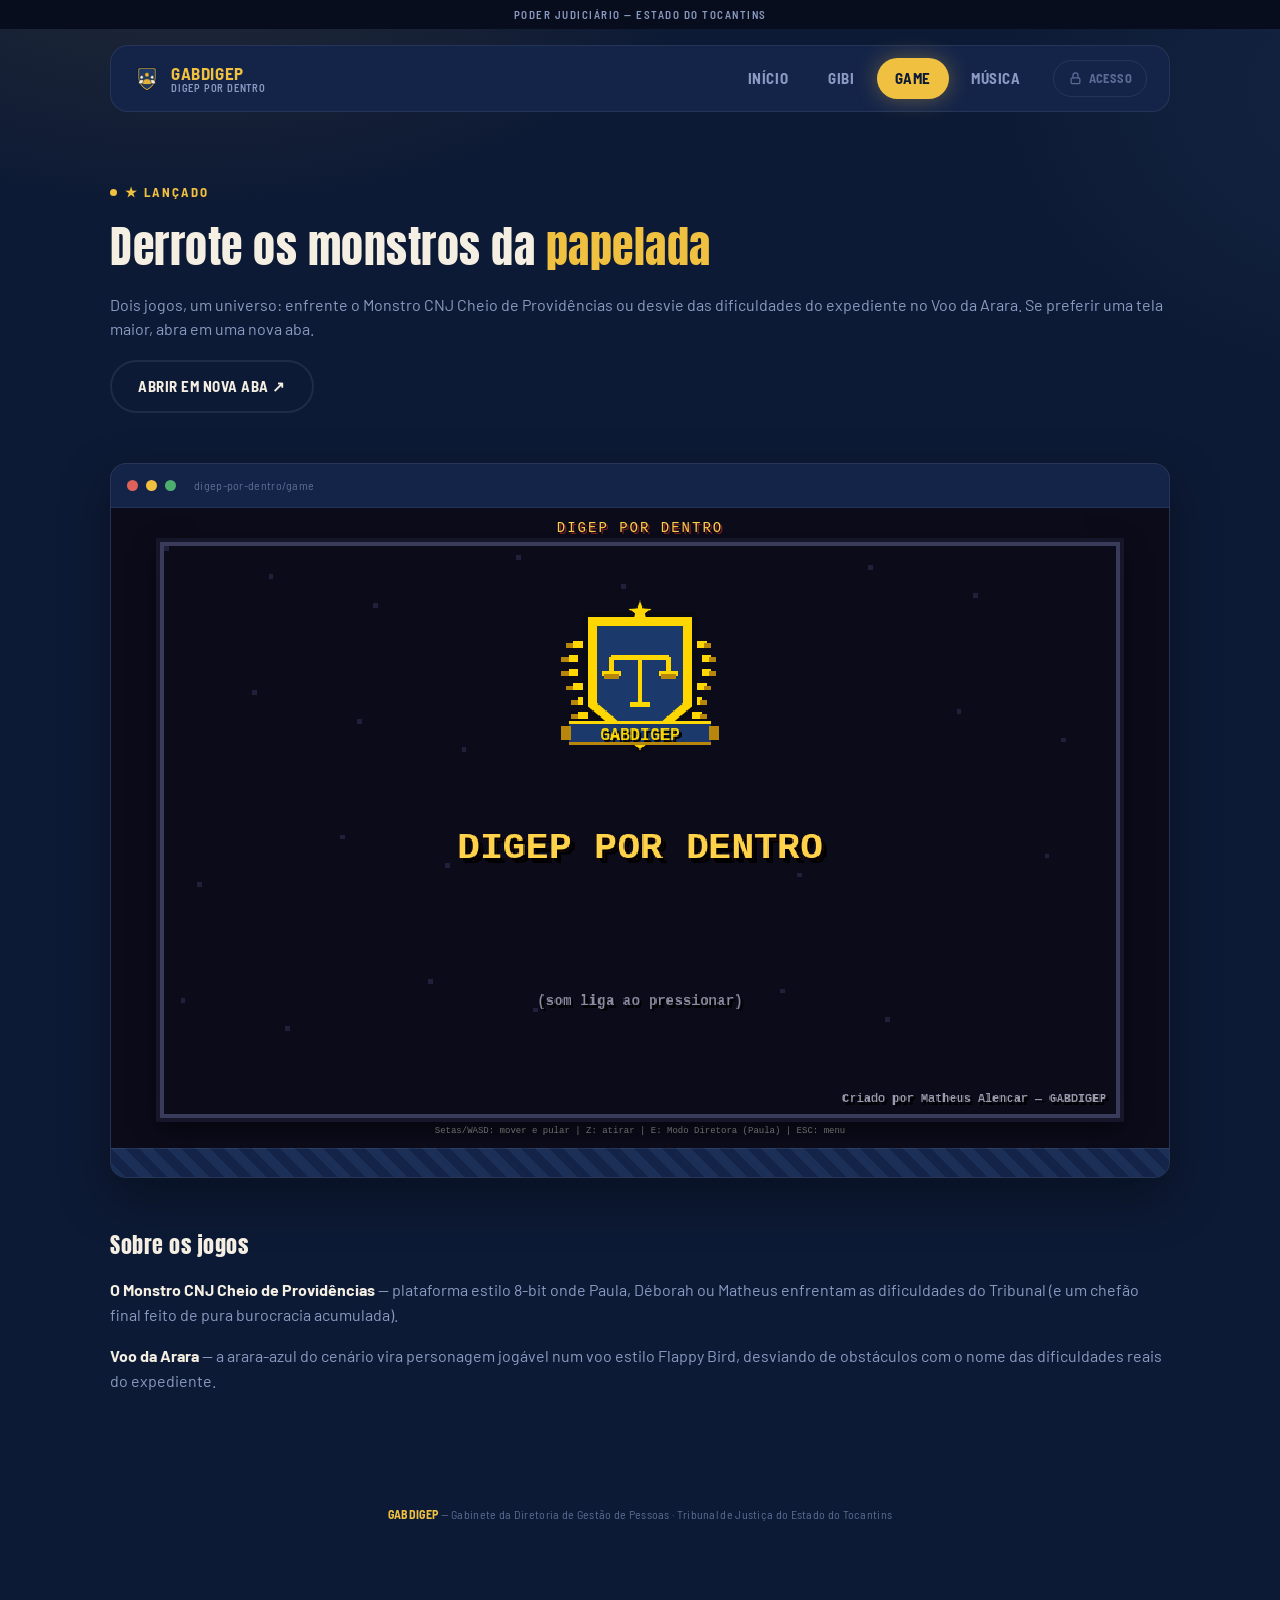
<file: game.html>
<!DOCTYPE html>
<html lang="pt-BR">
<head>
<meta charset="UTF-8">
<meta name="viewport" content="width=device-width, initial-scale=1">
<title>Game — DIGEP por Dentro</title>
<link rel="preconnect" href="https://fonts.googleapis.com">
<link href="https://fonts.googleapis.com/css2?family=Anton&family=Barlow:wght@400;600;700&family=Barlow+Semi+Condensed:wght@600;700&display=swap" rel="stylesheet">
<link rel="icon" type="image/svg+xml" href="favicon.svg">
<link rel="stylesheet" href="style.css">
</head>
<body>
<svg width="0" height="0" style="position:absolute;overflow:hidden" aria-hidden="true">
  <defs>
    <path id="arcTop" d="M35 120 A85 85 0 0 1 205 120" fill="none"/>
    <path id="arcBot" d="M23 120 A97 97 0 0 0 217 120" fill="none"/>
    <g id="gRing">
      <circle cx="120" cy="120" r="115" fill="#0C1A33"/>
      <circle cx="120" cy="120" r="111" fill="#E3B23C"/>
      <circle cx="120" cy="120" r="105" fill="#0C1A33"/>
      <circle cx="120" cy="120" r="78" fill="#E3B23C"/>
      <circle cx="120" cy="120" r="73" fill="#12274a"/>
      <text font-family="'Barlow Semi Condensed', sans-serif" font-weight="700" font-size="18" letter-spacing="2" fill="#E3B23C">
        <textPath href="#arcTop" startOffset="50%" text-anchor="middle">GABDIGEP</textPath>
      </text>
      <text font-family="'Barlow Semi Condensed', sans-serif" font-weight="600" font-size="13" letter-spacing="1.6" fill="#E3B23C">
        <textPath href="#arcBot" startOffset="50%" text-anchor="middle">TRIBUNAL DE JUSTIÇA</textPath>
      </text>
      <path d="M20 120 L27 114 L34 120 L27 126 Z" fill="#E3B23C"/>
      <path d="M206 120 L213 114 L220 120 L213 126 Z" fill="#E3B23C"/>
    </g>
    <g id="gShield">
      <path d="M66 66 Q66 56 78 56 H162 Q174 56 174 66 V118 Q174 164 120 193 Q66 164 66 118 Z" fill="#0C1A33"/>
      <path d="M71 69 Q71 61 81 61 H159 Q169 61 169 69 V117 Q169 160 120 187 Q71 160 71 117 Z" fill="#E3B23C"/>
      <path d="M75 72 Q75 65 84 65 H156 Q165 65 165 72 V116 Q165 157 120 182 Q75 157 75 116 Z" fill="#1E3A64"/>
    </g>
    <g id="gScales" transform="translate(0 -7)" stroke="#0C1A33" stroke-width="2.6" stroke-linejoin="round" stroke-linecap="round">
      <circle cx="90" cy="120" r="10" fill="#F4ECD6"/>
      <path d="M72 156 Q72 134 90 134 Q108 134 108 156 Z" fill="#F4ECD6"/>
      <circle cx="150" cy="120" r="10" fill="#F4ECD6"/>
      <path d="M132 156 Q132 134 150 134 Q168 134 168 156 Z" fill="#F4ECD6"/>
      <circle cx="120" cy="106" r="13" fill="#E3B23C"/>
      <path d="M95 160 Q95 129 120 129 Q145 129 145 160 Z" fill="#E3B23C"/>
    </g>
    <g id="gStars" transform="translate(0 -4)" fill="#E3B23C" stroke="#0C1A33" stroke-width="1.6" stroke-linejoin="round">
      <path d="M100 76 L102 81 L107 82 L102 84 L100 89 L98 84 L93 82 L98 81 Z"/>
      <path d="M120 71 L123 78 L130 79 L123 81 L120 88 L117 81 L110 79 L117 78 Z"/>
      <path d="M140 76 L142 81 L147 82 L142 84 L140 89 L138 84 L133 82 L138 81 Z"/>
    </g>
  </defs>
</svg>

<div class="topbar">PODER JUDICIÁRIO — ESTADO DO TOCANTINS</div>

<div class="navwrap">
  <nav class="navbar">
    <a class="brand" href="index.html">
      <svg viewBox="40 48 160 150"><use href="#gShield"/><use href="#gScales"/></svg>
      <span class="brand-text"><span class="brand-main">GABDIGEP</span><span class="brand-sub">DIGEP por Dentro</span></span>
    </a>
    <div class="nav-right">
      <div class="tabs">
        <a href="index.html">Início</a>
        <a href="gibi.html">Gibi</a>
        <a href="game.html" class="active">Game</a>
        <a href="musica.html">Música</a>
      </div>
      <a class="nav-acesso" href="login.html" title="Área restrita">
        <svg viewBox="0 0 24 24" width="15" height="15" fill="none" stroke="currentColor" stroke-width="2" stroke-linecap="round" stroke-linejoin="round"><rect x="5" y="11" width="14" height="9" rx="2"/><path d="M8 11V7a4 4 0 0 1 8 0v4"/></svg>
        Acesso
      </a>
    </div>
  </nav>
</div>

<main>
  <div class="page-head">
    <div class="eyebrow">★ Lançado</div>
    <h1>Derrote os monstros da <span class="accent">papelada</span></h1>
    <p>Dois jogos, um universo: enfrente o Monstro CNJ Cheio de Providências ou desvie das dificuldades do expediente no Voo da Arara. Se preferir uma tela maior, abra em uma nova aba.</p>
    <p style="margin-top:18px;">
      <a class="btn outline" href="game/" target="_blank" rel="noopener">Abrir em nova aba ↗</a>
    </p>
  </div>

  <div class="game-frame">
    <div class="chrome">
      <span class="dot r"></span><span class="dot y"></span><span class="dot g"></span>
      <span class="url">digep-por-dentro/game</span>
    </div>
    <div class="embed-wrap">
      <iframe src="game/" title="DIGEP por Dentro — Game" allow="autoplay"></iframe>
    </div>
    <div class="footer-strip"></div>
  </div>

  <div class="section-block" style="margin-top:50px;">
    <h2 style="font-size:22px; color:var(--cream); margin-bottom:14px;">Sobre os jogos</h2>
    <p style="color:var(--muted);">
      <strong style="color:var(--cream);">O Monstro CNJ Cheio de Providências</strong> — plataforma estilo 8-bit onde Paula, Déborah ou Matheus enfrentam as dificuldades do Tribunal (e um chefão final feito de pura burocracia acumulada).
    </p>
    <p style="color:var(--muted); margin-top:10px;">
      <strong style="color:var(--cream);">Voo da Arara</strong> — a arara-azul do cenário vira personagem jogável num voo estilo Flappy Bird, desviando de obstáculos com o nome das dificuldades reais do expediente.
    </p>
  </div>
</main>

<footer>
  <strong>GABDIGEP</strong> — Gabinete da Diretoria de Gestão de Pessoas · Tribunal de Justiça do Estado do Tocantins
</footer>

<nav class="mobilenav">
  <ul>
    <li><a href="index.html">
      <svg viewBox="0 0 24 24" fill="none" stroke="currentColor" stroke-width="1.8" stroke-linecap="round" stroke-linejoin="round"><path d="M4 11.5 12 4l8 7.5"/><path d="M6 10v9h12v-9"/></svg>
      Início
    </a></li>
    <li><a href="gibi.html">
      <svg viewBox="0 0 24 24" fill="none" stroke="currentColor" stroke-width="1.8" stroke-linecap="round" stroke-linejoin="round"><path d="M4 5.5c2-1 5-1 8 0v13c-3-1-6-1-8 0z"/><path d="M20 5.5c-2-1-5-1-8 0v13c3-1 6-1 8 0z"/></svg>
      Gibi
    </a></li>
    <li><a href="game.html" class="active">
      <svg viewBox="0 0 24 24" fill="none" stroke="currentColor" stroke-width="1.8" stroke-linecap="round" stroke-linejoin="round"><rect x="2.5" y="7.5" width="19" height="9.5" rx="4.5"/><path d="M6.5 12h3M8 10.5v3"/><circle cx="16" cy="10.7" r="0.9" fill="currentColor" stroke="none"/><circle cx="18" cy="12.7" r="0.9" fill="currentColor" stroke="none"/></svg>
      Game
    </a></li>
    <li><a href="musica.html">
      <svg viewBox="0 0 24 24" fill="none" stroke="currentColor" stroke-width="1.8" stroke-linecap="round" stroke-linejoin="round"><circle cx="7" cy="18" r="2.3"/><circle cx="17" cy="16" r="2.3"/><path d="M9.3 18V6.5L19.3 4.5V16"/></svg>
      Música
    </a></li>
  </ul>
</nav>

</body>
</html>
</file>
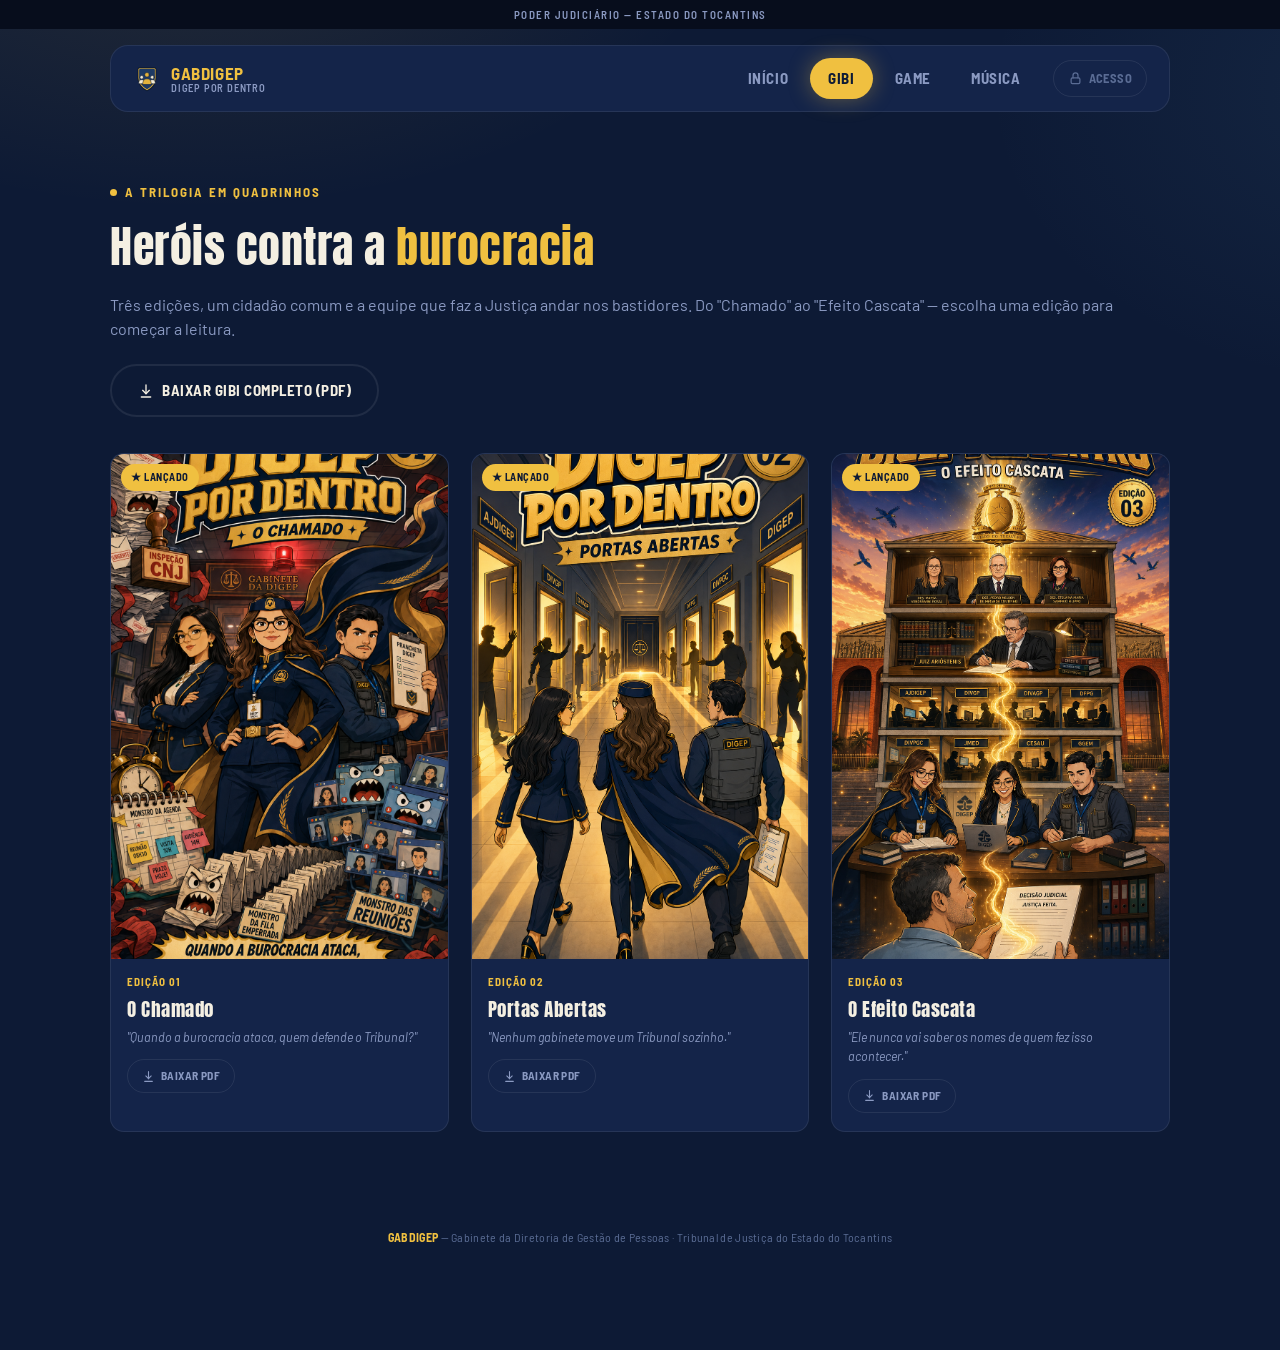
<file: gibi.html>
<!DOCTYPE html>
<html lang="pt-BR">
<head>
<meta charset="UTF-8">
<meta name="viewport" content="width=device-width, initial-scale=1">
<title>Gibi — DIGEP por Dentro</title>
<link rel="preconnect" href="https://fonts.googleapis.com">
<link href="https://fonts.googleapis.com/css2?family=Anton&family=Barlow:wght@400;600;700&family=Barlow+Semi+Condensed:wght@600;700&display=swap" rel="stylesheet">
<link rel="icon" type="image/svg+xml" href="favicon.svg">
<link rel="stylesheet" href="style.css">
</head>
<body>
<svg width="0" height="0" style="position:absolute;overflow:hidden" aria-hidden="true">
  <defs>
    <path id="arcTop" d="M35 120 A85 85 0 0 1 205 120" fill="none"/>
    <path id="arcBot" d="M23 120 A97 97 0 0 0 217 120" fill="none"/>
    <g id="gRing">
      <circle cx="120" cy="120" r="115" fill="#0C1A33"/>
      <circle cx="120" cy="120" r="111" fill="#E3B23C"/>
      <circle cx="120" cy="120" r="105" fill="#0C1A33"/>
      <circle cx="120" cy="120" r="78" fill="#E3B23C"/>
      <circle cx="120" cy="120" r="73" fill="#12274a"/>
      <text font-family="'Barlow Semi Condensed', sans-serif" font-weight="700" font-size="18" letter-spacing="2" fill="#E3B23C">
        <textPath href="#arcTop" startOffset="50%" text-anchor="middle">GABDIGEP</textPath>
      </text>
      <text font-family="'Barlow Semi Condensed', sans-serif" font-weight="600" font-size="13" letter-spacing="1.6" fill="#E3B23C">
        <textPath href="#arcBot" startOffset="50%" text-anchor="middle">TRIBUNAL DE JUSTIÇA</textPath>
      </text>
      <path d="M20 120 L27 114 L34 120 L27 126 Z" fill="#E3B23C"/>
      <path d="M206 120 L213 114 L220 120 L213 126 Z" fill="#E3B23C"/>
    </g>
    <g id="gShield">
      <path d="M66 66 Q66 56 78 56 H162 Q174 56 174 66 V118 Q174 164 120 193 Q66 164 66 118 Z" fill="#0C1A33"/>
      <path d="M71 69 Q71 61 81 61 H159 Q169 61 169 69 V117 Q169 160 120 187 Q71 160 71 117 Z" fill="#E3B23C"/>
      <path d="M75 72 Q75 65 84 65 H156 Q165 65 165 72 V116 Q165 157 120 182 Q75 157 75 116 Z" fill="#1E3A64"/>
    </g>
    <g id="gScales" transform="translate(0 -7)" stroke="#0C1A33" stroke-width="2.6" stroke-linejoin="round" stroke-linecap="round">
      <circle cx="90" cy="120" r="10" fill="#F4ECD6"/>
      <path d="M72 156 Q72 134 90 134 Q108 134 108 156 Z" fill="#F4ECD6"/>
      <circle cx="150" cy="120" r="10" fill="#F4ECD6"/>
      <path d="M132 156 Q132 134 150 134 Q168 134 168 156 Z" fill="#F4ECD6"/>
      <circle cx="120" cy="106" r="13" fill="#E3B23C"/>
      <path d="M95 160 Q95 129 120 129 Q145 129 145 160 Z" fill="#E3B23C"/>
    </g>
    <g id="gStars" transform="translate(0 -4)" fill="#E3B23C" stroke="#0C1A33" stroke-width="1.6" stroke-linejoin="round">
      <path d="M100 76 L102 81 L107 82 L102 84 L100 89 L98 84 L93 82 L98 81 Z"/>
      <path d="M120 71 L123 78 L130 79 L123 81 L120 88 L117 81 L110 79 L117 78 Z"/>
      <path d="M140 76 L142 81 L147 82 L142 84 L140 89 L138 84 L133 82 L138 81 Z"/>
    </g>
  </defs>
</svg>

<div class="topbar">PODER JUDICIÁRIO — ESTADO DO TOCANTINS</div>

<div class="navwrap">
  <nav class="navbar">
    <a class="brand" href="index.html">
      <svg viewBox="40 48 160 150"><use href="#gShield"/><use href="#gScales"/></svg>
      <span class="brand-text"><span class="brand-main">GABDIGEP</span><span class="brand-sub">DIGEP por Dentro</span></span>
    </a>
    <div class="nav-right">
      <div class="tabs">
        <a href="index.html">Início</a>
        <a href="gibi.html" class="active">Gibi</a>
        <a href="game.html">Game</a>
        <a href="musica.html">Música</a>
      </div>
      <a class="nav-acesso" href="login.html" title="Área restrita">
        <svg viewBox="0 0 24 24" width="15" height="15" fill="none" stroke="currentColor" stroke-width="2" stroke-linecap="round" stroke-linejoin="round"><rect x="5" y="11" width="14" height="9" rx="2"/><path d="M8 11V7a4 4 0 0 1 8 0v4"/></svg>
        Acesso
      </a>
    </div>
  </nav>
</div>

<main>
  <div id="vistaEdicoes">
    <div class="page-head">
      <div class="eyebrow">A trilogia em quadrinhos</div>
      <h1>Heróis contra a <span class="accent">burocracia</span></h1>
      <p>Três edições, um cidadão comum e a equipe que faz a Justiça andar nos bastidores. Do "Chamado" ao "Efeito Cascata" — escolha uma edição para começar a leitura.</p>
      <div class="gibi-acoes">
        <a class="btn outline" href="gibi-assets/digep-por-dentro-completo.pdf" download>
          <svg viewBox="0 0 24 24" width="16" height="16" fill="none" stroke="currentColor" stroke-width="2" stroke-linecap="round" stroke-linejoin="round"><path d="M12 3v13"/><path d="M7 11l5 5 5-5"/><path d="M5 21h14"/></svg>
          Baixar gibi completo (PDF)
        </a>
      </div>
    </div>

    <div class="editions" id="editionsGrid"></div>
  </div>
</main>

<footer id="rodape">
  <strong>GABDIGEP</strong> — Gabinete da Diretoria de Gestão de Pessoas · Tribunal de Justiça do Estado do Tocantins
</footer>

<nav class="mobilenav">
  <ul>
    <li><a href="index.html">
      <svg viewBox="0 0 24 24" fill="none" stroke="currentColor" stroke-width="1.8" stroke-linecap="round" stroke-linejoin="round"><path d="M4 11.5 12 4l8 7.5"/><path d="M6 10v9h12v-9"/></svg>
      Início
    </a></li>
    <li><a href="gibi.html" class="active">
      <svg viewBox="0 0 24 24" fill="none" stroke="currentColor" stroke-width="1.8" stroke-linecap="round" stroke-linejoin="round"><path d="M4 5.5c2-1 5-1 8 0v13c-3-1-6-1-8 0z"/><path d="M20 5.5c-2-1-5-1-8 0v13c3-1 6-1 8 0z"/></svg>
      Gibi
    </a></li>
    <li><a href="game.html">
      <svg viewBox="0 0 24 24" fill="none" stroke="currentColor" stroke-width="1.8" stroke-linecap="round" stroke-linejoin="round"><rect x="2.5" y="7.5" width="19" height="9.5" rx="4.5"/><path d="M6.5 12h3M8 10.5v3"/><circle cx="16" cy="10.7" r="0.9" fill="currentColor" stroke="none"/><circle cx="18" cy="12.7" r="0.9" fill="currentColor" stroke="none"/></svg>
      Game
    </a></li>
    <li><a href="musica.html">
      <svg viewBox="0 0 24 24" fill="none" stroke="currentColor" stroke-width="1.8" stroke-linecap="round" stroke-linejoin="round"><circle cx="7" cy="18" r="2.3"/><circle cx="17" cy="16" r="2.3"/><path d="M9.3 18V6.5L19.3 4.5V16"/></svg>
      Música
    </a></li>
  </ul>
</nav>

<!-- leitor de rolagem contínua -->
<div class="leitor" id="leitor">
  <div class="leitor-bar">
    <button class="voltar" id="btnVoltar">&larr; Voltar às edições</button>
    <div class="bar-right" style="display:flex; align-items:center;">
      <div class="titulo-atual" id="leitorTitulo"></div>
      <button class="fullscreen-btn" id="btnFullscreen" title="Tela cheia">
        <svg viewBox="0 0 24 24" width="16" height="16" fill="none" stroke="currentColor" stroke-width="2" stroke-linecap="round" stroke-linejoin="round"><path d="M4 9V5a1 1 0 0 1 1-1h4"/><path d="M20 9V5a1 1 0 0 1-1-1h-4"/><path d="M4 15v4a1 1 0 0 0 1 1h4"/><path d="M20 15v4a1 1 0 0 1-1 1h-4"/></svg>
      </button>
    </div>
  </div>
  <div class="leitor-stage" id="leitorStage"></div>
  <div class="scroll-hint" id="scrollHint">
    <svg viewBox="0 0 24 24" width="16" height="16" fill="none" stroke="currentColor" stroke-width="2.4" stroke-linecap="round" stroke-linejoin="round"><path d="M12 4v15"/><path d="M6 13l6 6 6-6"/></svg>
    Role para baixo pra ler
  </div>
</div>

<script src="gibi-data.js"></script>
<script>
const grid = document.getElementById('editionsGrid');
const leitor = document.getElementById('leitor');
const leitorStage = document.getElementById('leitorStage');
const leitorTitulo = document.getElementById('leitorTitulo');
const vistaEdicoes = document.getElementById('vistaEdicoes');
const scrollHint = document.getElementById('scrollHint');
const rodape = document.getElementById('rodape');

function pad(n) { return String(n).padStart(2, '0'); }

for (const ed of EDICOES_GIBI) {
  const lancado = ed.status === 'lancado' && ed.paginas > 0;
  const card = document.createElement('div');
  card.className = 'edition-card' + (lancado ? '' : ' locked');
  card.innerHTML = `
    <div class="cover-wrap">
      <span class="status-badge ${lancado ? 'lancado' : 'embreve'}">${lancado ? '★ Lançado' : 'Em breve'}</span>
      <img src="${ed.capa}" alt="Capa da edição ${ed.numero}">
      ${lancado ? '' : `<svg class="lock-icon" viewBox="0 0 24 24" fill="none" stroke="currentColor" stroke-width="1.6"><rect x="5" y="11" width="14" height="9" rx="2"/><path d="M8 11V7a4 4 0 0 1 8 0v4"/></svg>`}
      ${lancado ? '' : `<div class="locked-tip"><div><strong>Estamos preparando...</strong>Este projeto ainda está em produção. Aguarde — vai valer a pena! 👋</div></div>`}
    </div>
    <div class="edition-body">
      <div class="edition-num">Edição ${pad(ed.numero)}</div>
      <h3>${ed.titulo}</h3>
      <p class="tagline">"${ed.tagline}"</p>
      ${lancado && ed.pdf ? `
        <a class="edition-download" href="${ed.pdf}" download>
          <svg viewBox="0 0 24 24" fill="none" stroke="currentColor" stroke-width="2" stroke-linecap="round" stroke-linejoin="round"><path d="M12 3v13"/><path d="M7 11l5 5 5-5"/><path d="M5 21h14"/></svg>
          Baixar PDF
        </a>
      ` : ''}
    </div>
  `;
  if (lancado) {
    const btnDownload = card.querySelector('.edition-download');
    if (btnDownload) btnDownload.addEventListener('click', (e) => e.stopPropagation());
    card.addEventListener('click', () => abrirLeitor(ed));
  } else {
    card.addEventListener('click', () => {
      card.classList.remove('shake');
      void card.offsetWidth;
      card.classList.add('shake');
      const tip = card.querySelector('.locked-tip');
      tip.classList.add('show');
      clearTimeout(card._tipTimer);
      card._tipTimer = setTimeout(() => tip.classList.remove('show'), 2500);
    });
  }
  grid.appendChild(card);
}

function logEvento(tipo, detalhe) {
  fetch('/api/evento', {
    method: 'POST',
    headers: { 'Content-Type': 'application/json' },
    body: JSON.stringify({ tipo, detalhe })
  }).catch(() => {});
}

function abrirLeitor(ed) {
  logEvento('gibi_leitura', 'Edição ' + pad(ed.numero));
  leitorTitulo.textContent = `Edição ${pad(ed.numero)} · ${ed.titulo}`;
  leitorStage.innerHTML = '';
  for (let i = 1; i <= ed.paginas; i++) {
    const img = document.createElement('img');
    img.src = `${ed.pastaPaginas}/pagina-${pad(i)}.jpg`;
    img.alt = `Edição ${pad(ed.numero)} — página ${i}`;
    img.loading = i <= 2 ? 'eager' : 'lazy';
    leitorStage.appendChild(img);
  }
  vistaEdicoes.style.display = 'none';
  rodape.style.display = 'none';
  document.body.classList.add('lendo');
  leitor.classList.add('open');
  scrollHint.classList.remove('hide');
  window.scrollTo(0, 0);
  history.pushState({ leitor: true }, '', `#edicao-${ed.numero}`);
}

function fecharLeitor() {
  leitor.classList.remove('open');
  vistaEdicoes.style.display = '';
  rodape.style.display = '';
  document.body.classList.remove('lendo');
  if (document.fullscreenElement) document.exitFullscreen();
  if (location.hash) history.pushState({}, '', location.pathname);
}

window.addEventListener('scroll', () => {
  if (leitor.classList.contains('open') && window.scrollY > 120) {
    scrollHint.classList.add('hide');
  }
});

document.getElementById('btnVoltar').addEventListener('click', fecharLeitor);

document.getElementById('btnFullscreen').addEventListener('click', () => {
  if (!document.fullscreenElement) leitor.requestFullscreen().catch(() => {});
  else document.exitFullscreen();
});

document.addEventListener('keydown', (e) => {
  if (leitor.classList.contains('open') && e.key === 'Escape') fecharLeitor();
});

window.addEventListener('popstate', () => {
  if (leitor.classList.contains('open')) fecharLeitor();
});
</script>
</body>
</html>
</file>
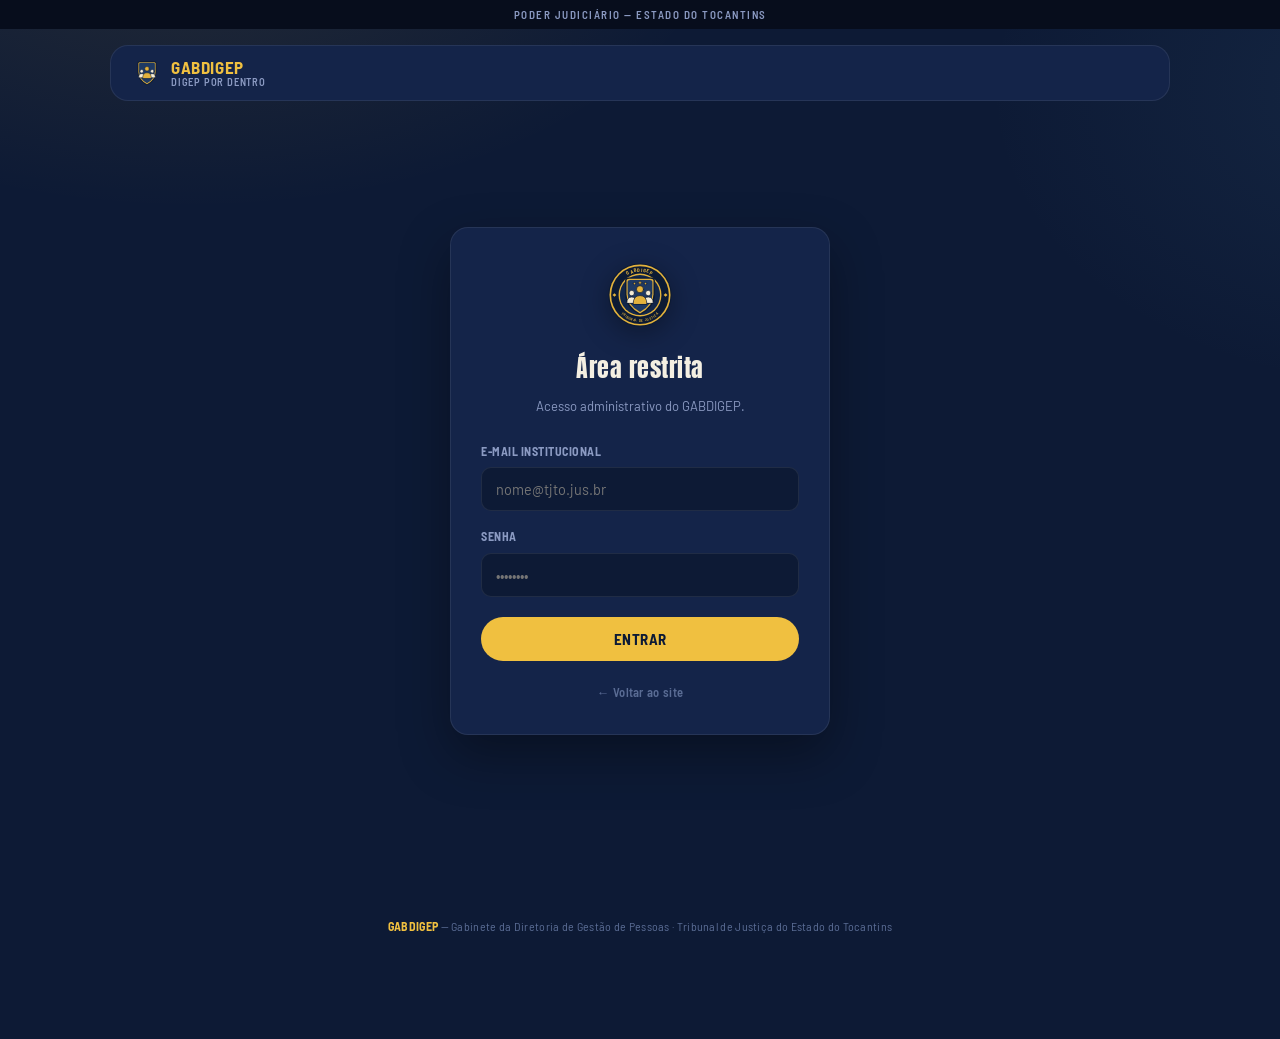
<file: login.html>
<!DOCTYPE html>
<html lang="pt-BR">
<head>
<meta charset="UTF-8">
<meta name="viewport" content="width=device-width, initial-scale=1">
<title>Acesso — DIGEP por Dentro</title>
<meta name="robots" content="noindex, nofollow">
<link rel="preconnect" href="https://fonts.googleapis.com">
<link href="https://fonts.googleapis.com/css2?family=Anton&family=Barlow:wght@400;600;700&family=Barlow+Semi+Condensed:wght@600;700&display=swap" rel="stylesheet">
<link rel="icon" type="image/svg+xml" href="favicon.svg">
<link rel="stylesheet" href="style.css">
</head>
<body>
<svg width="0" height="0" style="position:absolute;overflow:hidden" aria-hidden="true">
  <defs>
    <path id="arcTop" d="M35 120 A85 85 0 0 1 205 120" fill="none"/>
    <path id="arcBot" d="M23 120 A97 97 0 0 0 217 120" fill="none"/>
    <g id="gRing">
      <circle cx="120" cy="120" r="115" fill="#0C1A33"/>
      <circle cx="120" cy="120" r="111" fill="#E3B23C"/>
      <circle cx="120" cy="120" r="105" fill="#0C1A33"/>
      <circle cx="120" cy="120" r="78" fill="#E3B23C"/>
      <circle cx="120" cy="120" r="73" fill="#12274a"/>
      <text font-family="'Barlow Semi Condensed', sans-serif" font-weight="700" font-size="18" letter-spacing="2" fill="#E3B23C">
        <textPath href="#arcTop" startOffset="50%" text-anchor="middle">GABDIGEP</textPath>
      </text>
      <text font-family="'Barlow Semi Condensed', sans-serif" font-weight="600" font-size="13" letter-spacing="1.6" fill="#E3B23C">
        <textPath href="#arcBot" startOffset="50%" text-anchor="middle">TRIBUNAL DE JUSTIÇA</textPath>
      </text>
      <path d="M20 120 L27 114 L34 120 L27 126 Z" fill="#E3B23C"/>
      <path d="M206 120 L213 114 L220 120 L213 126 Z" fill="#E3B23C"/>
    </g>
    <g id="gShield">
      <path d="M66 66 Q66 56 78 56 H162 Q174 56 174 66 V118 Q174 164 120 193 Q66 164 66 118 Z" fill="#0C1A33"/>
      <path d="M71 69 Q71 61 81 61 H159 Q169 61 169 69 V117 Q169 160 120 187 Q71 160 71 117 Z" fill="#E3B23C"/>
      <path d="M75 72 Q75 65 84 65 H156 Q165 65 165 72 V116 Q165 157 120 182 Q75 157 75 116 Z" fill="#1E3A64"/>
    </g>
    <g id="gScales" transform="translate(0 -7)" stroke="#0C1A33" stroke-width="2.6" stroke-linejoin="round" stroke-linecap="round">
      <circle cx="90" cy="120" r="10" fill="#F4ECD6"/>
      <path d="M72 156 Q72 134 90 134 Q108 134 108 156 Z" fill="#F4ECD6"/>
      <circle cx="150" cy="120" r="10" fill="#F4ECD6"/>
      <path d="M132 156 Q132 134 150 134 Q168 134 168 156 Z" fill="#F4ECD6"/>
      <circle cx="120" cy="106" r="13" fill="#E3B23C"/>
      <path d="M95 160 Q95 129 120 129 Q145 129 145 160 Z" fill="#E3B23C"/>
    </g>
    <g id="gStars" transform="translate(0 -4)" fill="#E3B23C" stroke="#0C1A33" stroke-width="1.6" stroke-linejoin="round">
      <path d="M100 76 L102 81 L107 82 L102 84 L100 89 L98 84 L93 82 L98 81 Z"/>
      <path d="M120 71 L123 78 L130 79 L123 81 L120 88 L117 81 L110 79 L117 78 Z"/>
      <path d="M140 76 L142 81 L147 82 L142 84 L140 89 L138 84 L133 82 L138 81 Z"/>
    </g>
  </defs>
</svg>

<div class="topbar">PODER JUDICIÁRIO — ESTADO DO TOCANTINS</div>

<div class="navwrap">
  <nav class="navbar">
    <a class="brand" href="index.html">
      <svg viewBox="40 48 160 150"><use href="#gShield"/><use href="#gScales"/></svg>
      <span class="brand-text"><span class="brand-main">GABDIGEP</span><span class="brand-sub">DIGEP por Dentro</span></span>
    </a>
  </nav>
</div>

<main>
  <div class="access-wrap">
    <div class="access-card" id="accessCard">
      <svg class="brasao-acesso" viewBox="0 0 240 240"><use href="#gRing"/><use href="#gShield"/><use href="#gScales"/><use href="#gStars"/></svg>
      <h1>Área restrita</h1>
      <p class="subtitle">Acesso administrativo do GABDIGEP.</p>

      <form class="access-form" id="loginForm" autocomplete="off">
        <div class="access-field">
          <label for="email">E-mail institucional</label>
          <input type="email" id="email" name="email" placeholder="nome@tjto.jus.br" required autocomplete="username">
        </div>
        <div class="access-field">
          <label for="senha">Senha</label>
          <input type="password" id="senha" name="senha" placeholder="••••••••" required autocomplete="current-password">
        </div>
        <div class="access-error" id="accessError">E-mail ou senha incorretos.</div>
        <button type="submit" class="btn">Entrar</button>
      </form>

      <a class="access-back" href="index.html">&larr; Voltar ao site</a>
    </div>
  </div>
</main>

<footer>
  <strong>GABDIGEP</strong> — Gabinete da Diretoria de Gestão de Pessoas · Tribunal de Justiça do Estado do Tocantins
</footer>

<script>
// Login simples do lado do cliente — este site é 100% estático (sem backend),
// então isto é uma barreira de conveniência, não segurança real: quem inspecionar
// o código consegue ver a lógica. O hash abaixo evita só a leitura direta da senha.
const HASHES_ESPERADOS = [
  '03563d10816084978bc6c4ff45cdcae380e6b3ff7f3921b1b47480ae2dd16f53',
  'd2cac0feeab8f86244a5e9dc418f4d03d91e50ed5486da13db7af215a85ac261'
];

async function sha256Hex(texto) {
  const buffer = await crypto.subtle.digest('SHA-256', new TextEncoder().encode(texto));
  return Array.from(new Uint8Array(buffer)).map((b) => b.toString(16).padStart(2, '0')).join('');
}

if (sessionStorage.getItem('digepAdminAuth') === '1') {
  location.replace('admin.html');
}

const form = document.getElementById('loginForm');
const card = document.getElementById('accessCard');
const erro = document.getElementById('accessError');

form.addEventListener('submit', async (e) => {
  e.preventDefault();
  const email = document.getElementById('email').value.trim().toLowerCase();
  const senha = document.getElementById('senha').value;
  const hash = await sha256Hex(`${email}:${senha}`);

  if (HASHES_ESPERADOS.includes(hash)) {
    sessionStorage.setItem('digepAdminAuth', '1');
    sessionStorage.setItem('digepAdminUser', email);
    location.href = 'admin.html';
  } else {
    erro.classList.add('show');
    card.classList.remove('shake');
    void card.offsetWidth;
    card.classList.add('shake');
    document.getElementById('senha').value = '';
    document.getElementById('senha').focus();
  }
});
</script>
</body>
</html>
</file>
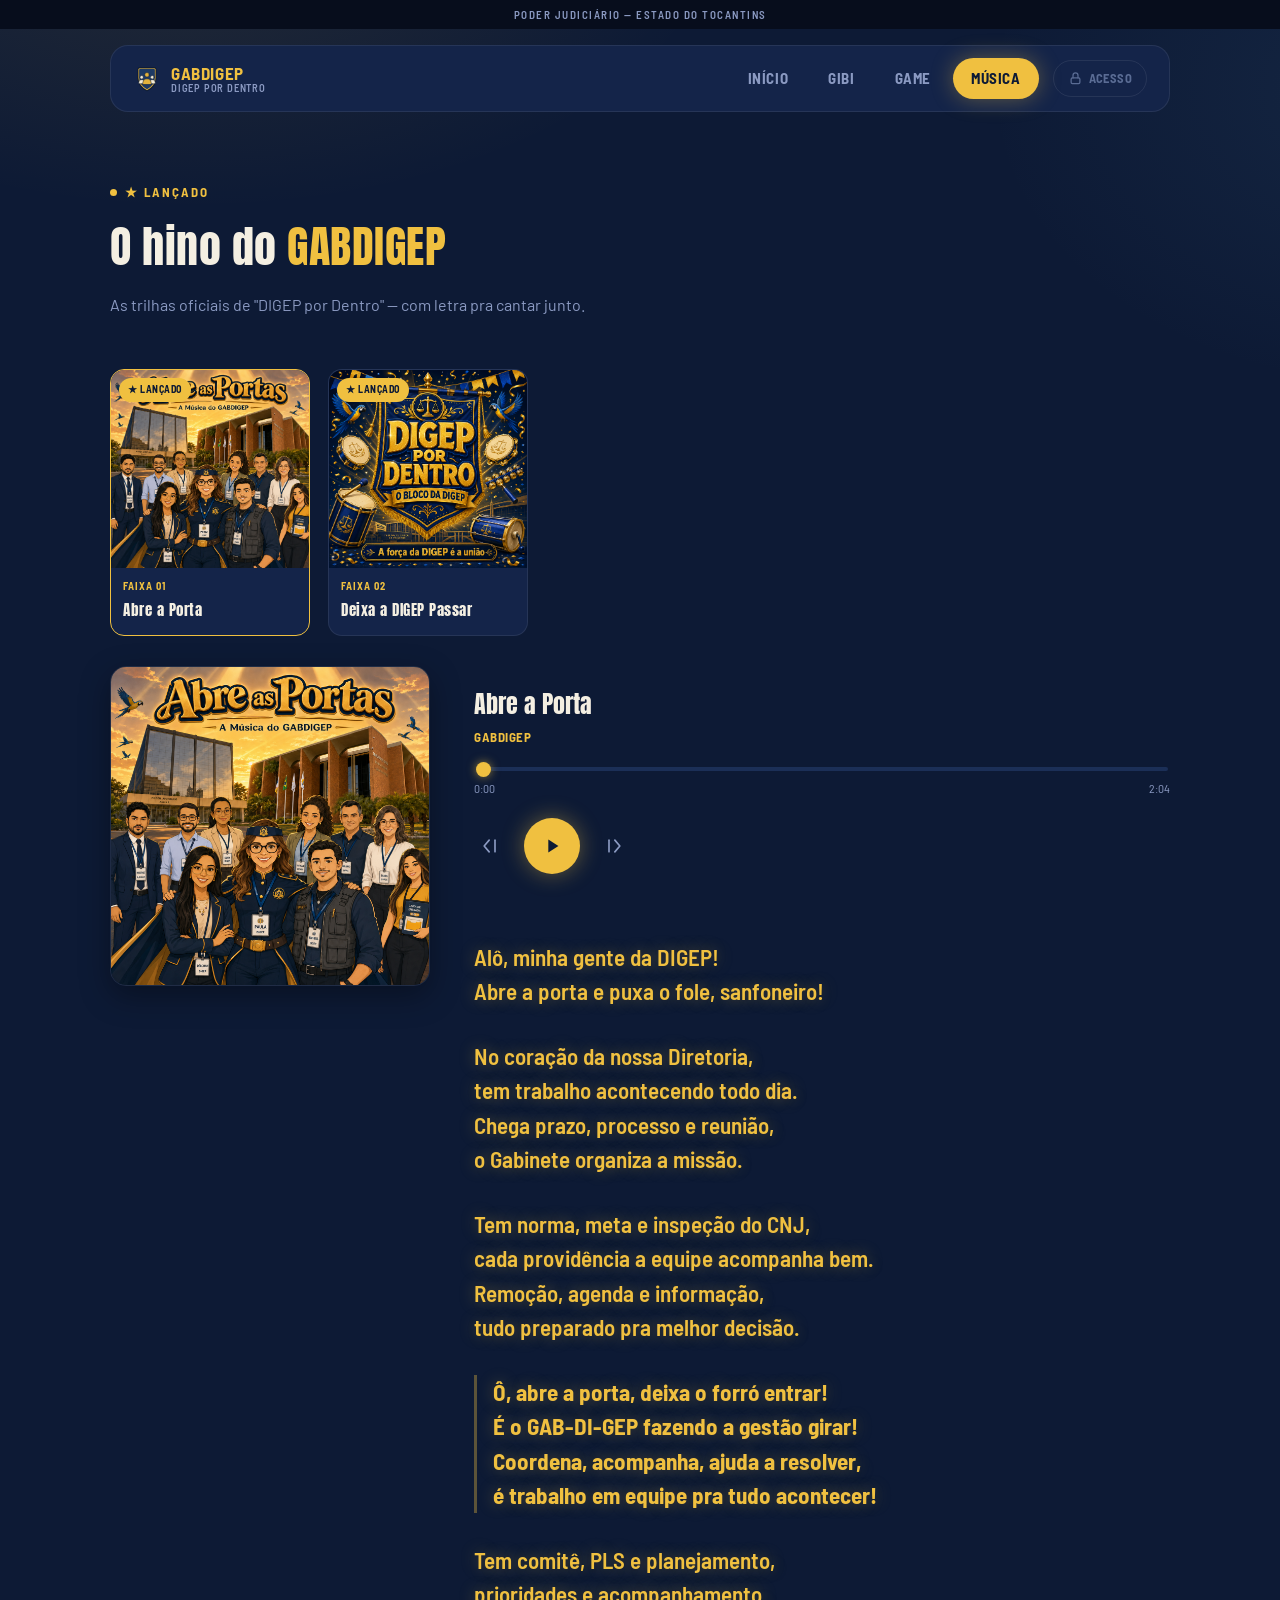
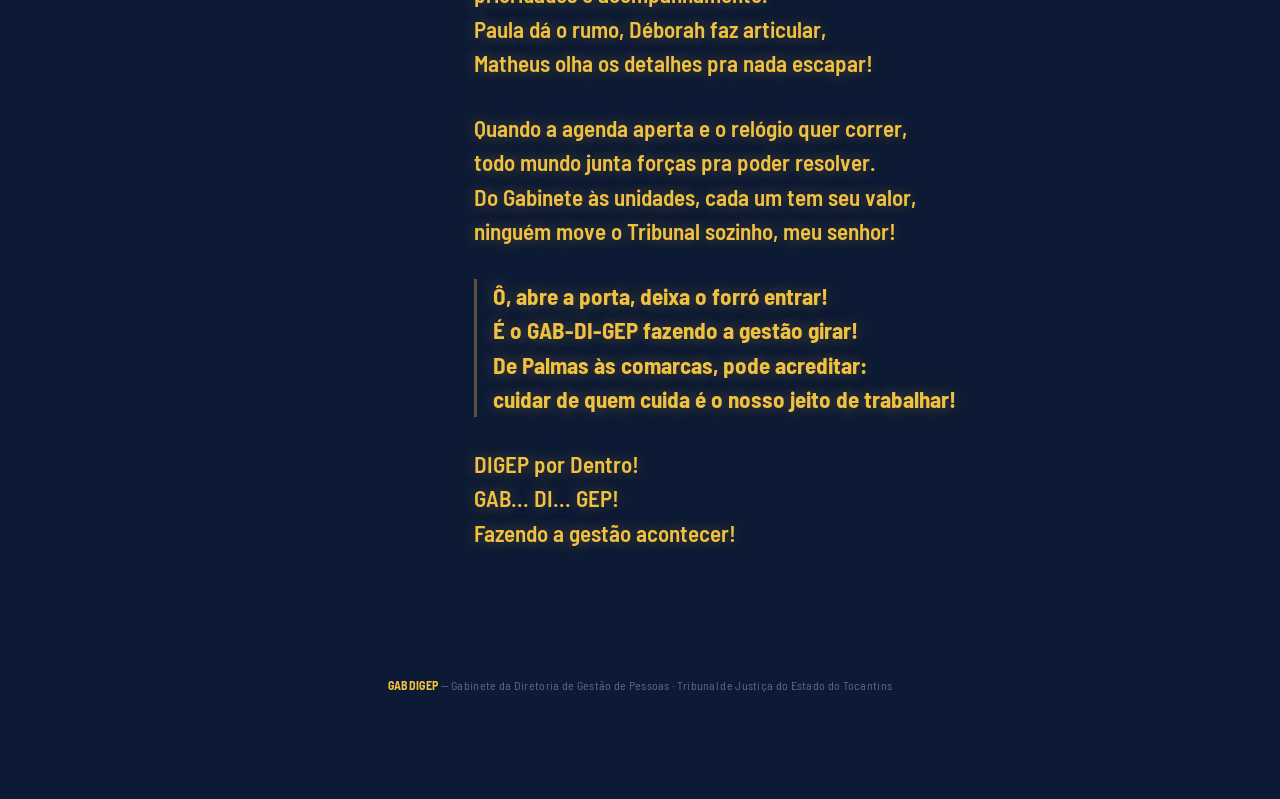
<file: musica.html>
<!DOCTYPE html>
<html lang="pt-BR">
<head>
<meta charset="UTF-8">
<meta name="viewport" content="width=device-width, initial-scale=1">
<title>Música — DIGEP por Dentro</title>
<link rel="preconnect" href="https://fonts.googleapis.com">
<link href="https://fonts.googleapis.com/css2?family=Anton&family=Barlow:wght@400;600;700&family=Barlow+Semi+Condensed:wght@600;700&display=swap" rel="stylesheet">
<link rel="icon" type="image/svg+xml" href="favicon.svg">
<link rel="stylesheet" href="style.css">
</head>
<body>
<svg width="0" height="0" style="position:absolute;overflow:hidden" aria-hidden="true">
  <defs>
    <path id="arcTop" d="M35 120 A85 85 0 0 1 205 120" fill="none"/>
    <path id="arcBot" d="M23 120 A97 97 0 0 0 217 120" fill="none"/>
    <g id="gRing">
      <circle cx="120" cy="120" r="115" fill="#0C1A33"/>
      <circle cx="120" cy="120" r="111" fill="#E3B23C"/>
      <circle cx="120" cy="120" r="105" fill="#0C1A33"/>
      <circle cx="120" cy="120" r="78" fill="#E3B23C"/>
      <circle cx="120" cy="120" r="73" fill="#12274a"/>
      <text font-family="'Barlow Semi Condensed', sans-serif" font-weight="700" font-size="18" letter-spacing="2" fill="#E3B23C">
        <textPath href="#arcTop" startOffset="50%" text-anchor="middle">GABDIGEP</textPath>
      </text>
      <text font-family="'Barlow Semi Condensed', sans-serif" font-weight="600" font-size="13" letter-spacing="1.6" fill="#E3B23C">
        <textPath href="#arcBot" startOffset="50%" text-anchor="middle">TRIBUNAL DE JUSTIÇA</textPath>
      </text>
      <path d="M20 120 L27 114 L34 120 L27 126 Z" fill="#E3B23C"/>
      <path d="M206 120 L213 114 L220 120 L213 126 Z" fill="#E3B23C"/>
    </g>
    <g id="gShield">
      <path d="M66 66 Q66 56 78 56 H162 Q174 56 174 66 V118 Q174 164 120 193 Q66 164 66 118 Z" fill="#0C1A33"/>
      <path d="M71 69 Q71 61 81 61 H159 Q169 61 169 69 V117 Q169 160 120 187 Q71 160 71 117 Z" fill="#E3B23C"/>
      <path d="M75 72 Q75 65 84 65 H156 Q165 65 165 72 V116 Q165 157 120 182 Q75 157 75 116 Z" fill="#1E3A64"/>
    </g>
    <g id="gScales" transform="translate(0 -7)" stroke="#0C1A33" stroke-width="2.6" stroke-linejoin="round" stroke-linecap="round">
      <circle cx="90" cy="120" r="10" fill="#F4ECD6"/>
      <path d="M72 156 Q72 134 90 134 Q108 134 108 156 Z" fill="#F4ECD6"/>
      <circle cx="150" cy="120" r="10" fill="#F4ECD6"/>
      <path d="M132 156 Q132 134 150 134 Q168 134 168 156 Z" fill="#F4ECD6"/>
      <circle cx="120" cy="106" r="13" fill="#E3B23C"/>
      <path d="M95 160 Q95 129 120 129 Q145 129 145 160 Z" fill="#E3B23C"/>
    </g>
    <g id="gStars" transform="translate(0 -4)" fill="#E3B23C" stroke="#0C1A33" stroke-width="1.6" stroke-linejoin="round">
      <path d="M100 76 L102 81 L107 82 L102 84 L100 89 L98 84 L93 82 L98 81 Z"/>
      <path d="M120 71 L123 78 L130 79 L123 81 L120 88 L117 81 L110 79 L117 78 Z"/>
      <path d="M140 76 L142 81 L147 82 L142 84 L140 89 L138 84 L133 82 L138 81 Z"/>
    </g>
  </defs>
</svg>

<div class="topbar">PODER JUDICIÁRIO — ESTADO DO TOCANTINS</div>

<div class="navwrap">
  <nav class="navbar">
    <a class="brand" href="index.html">
      <svg viewBox="40 48 160 150"><use href="#gShield"/><use href="#gScales"/></svg>
      <span class="brand-text"><span class="brand-main">GABDIGEP</span><span class="brand-sub">DIGEP por Dentro</span></span>
    </a>
    <div class="nav-right">
      <div class="tabs">
        <a href="index.html">Início</a>
        <a href="gibi.html">Gibi</a>
        <a href="game.html">Game</a>
        <a href="musica.html" class="active">Música</a>
      </div>
      <a class="nav-acesso" href="login.html" title="Área restrita">
        <svg viewBox="0 0 24 24" width="15" height="15" fill="none" stroke="currentColor" stroke-width="2" stroke-linecap="round" stroke-linejoin="round"><rect x="5" y="11" width="14" height="9" rx="2"/><path d="M8 11V7a4 4 0 0 1 8 0v4"/></svg>
        Acesso
      </a>
    </div>
  </nav>
</div>

<main>
  <div class="page-head">
    <div class="eyebrow">★ Lançado</div>
    <h1>O hino do <span class="accent">GABDIGEP</span></h1>
    <p>As trilhas oficiais de "DIGEP por Dentro" — com letra pra cantar junto.</p>
  </div>

  <div class="faixas-row" id="faixasRow"></div>

  <div class="musica-layout">
    <div class="album-art" id="albumArt">
      <img id="capaImg" src="" alt="">
    </div>

    <div class="player-card">
      <div class="track-title" id="trackTitulo"></div>
      <div class="track-artist" id="trackArtista"></div>

      <div class="seek-row">
        <input type="range" id="seek" min="0" max="100" step="0.1" value="0">
      </div>
      <div class="seek-times">
        <span id="tempoAtual">0:00</span>
        <span id="tempoTotal">0:00</span>
      </div>

      <div class="transport">
        <button id="btnVoltar10" title="Voltar 10s">
          <svg viewBox="0 0 24 24" fill="none" stroke="currentColor" stroke-width="2" stroke-linecap="round" stroke-linejoin="round"><path d="M11 5 5 12l6 7"/><path d="M18 5v14"/></svg>
        </button>
        <button class="play-pause" id="btnPlay">
          <svg id="iconPlay" viewBox="0 0 24 24" fill="currentColor"><path d="M8 5v14l11-7z"/></svg>
          <svg id="iconPause" viewBox="0 0 24 24" fill="currentColor" style="display:none;"><path d="M7 5h4v14H7zM13 5h4v14h-4z"/></svg>
        </button>
        <button id="btnAvancar10" title="Avançar 10s">
          <svg viewBox="0 0 24 24" fill="none" stroke="currentColor" stroke-width="2" stroke-linecap="round" stroke-linejoin="round"><path d="M13 5l6 7-6 7"/><path d="M6 5v14"/></svg>
        </button>
      </div>

      <div class="letra" id="letra"></div>
    </div>
  </div>

  <audio id="audio" preload="metadata"></audio>
</main>

<footer>
  <strong>GABDIGEP</strong> — Gabinete da Diretoria de Gestão de Pessoas · Tribunal de Justiça do Estado do Tocantins
</footer>

<nav class="mobilenav">
  <ul>
    <li><a href="index.html">
      <svg viewBox="0 0 24 24" fill="none" stroke="currentColor" stroke-width="1.8" stroke-linecap="round" stroke-linejoin="round"><path d="M4 11.5 12 4l8 7.5"/><path d="M6 10v9h12v-9"/></svg>
      Início
    </a></li>
    <li><a href="gibi.html">
      <svg viewBox="0 0 24 24" fill="none" stroke="currentColor" stroke-width="1.8" stroke-linecap="round" stroke-linejoin="round"><path d="M4 5.5c2-1 5-1 8 0v13c-3-1-6-1-8 0z"/><path d="M20 5.5c-2-1-5-1-8 0v13c3-1 6-1 8 0z"/></svg>
      Gibi
    </a></li>
    <li><a href="game.html">
      <svg viewBox="0 0 24 24" fill="none" stroke="currentColor" stroke-width="1.8" stroke-linecap="round" stroke-linejoin="round"><rect x="2.5" y="7.5" width="19" height="9.5" rx="4.5"/><path d="M6.5 12h3M8 10.5v3"/><circle cx="16" cy="10.7" r="0.9" fill="currentColor" stroke="none"/><circle cx="18" cy="12.7" r="0.9" fill="currentColor" stroke="none"/></svg>
      Game
    </a></li>
    <li><a href="musica.html" class="active">
      <svg viewBox="0 0 24 24" fill="none" stroke="currentColor" stroke-width="1.8" stroke-linecap="round" stroke-linejoin="round"><circle cx="7" cy="18" r="2.3"/><circle cx="17" cy="16" r="2.3"/><path d="M9.3 18V6.5L19.3 4.5V16"/></svg>
      Música
    </a></li>
  </ul>
</nav>

<script src="musica-data.js"></script>
<script>
const audio = document.getElementById('audio');
const btnPlay = document.getElementById('btnPlay');
const iconPlay = document.getElementById('iconPlay');
const iconPause = document.getElementById('iconPause');
const seek = document.getElementById('seek');
const tempoAtual = document.getElementById('tempoAtual');
const tempoTotal = document.getElementById('tempoTotal');
const letraWrap = document.getElementById('letra');
const faixasRow = document.getElementById('faixasRow');
const capaImg = document.getElementById('capaImg');
const trackTitulo = document.getElementById('trackTitulo');
const trackArtista = document.getElementById('trackArtista');

function formatar(s) {
  s = Math.max(0, Math.floor(s));
  const m = Math.floor(s / 60);
  const sec = String(s % 60).padStart(2, '0');
  return `${m}:${sec}`;
}

function pad(n) { return String(n).padStart(2, '0'); }

let cardSelecionado = null;
let faixaAtual = null;

function logEvento(tipo, detalhe) {
  fetch('/api/evento', {
    method: 'POST',
    headers: { 'Content-Type': 'application/json' },
    body: JSON.stringify({ tipo, detalhe })
  }).catch(() => {});
}

function selecionarFaixa(fx, cardEl) {
  if (cardSelecionado) cardSelecionado.classList.remove('selecionada');
  cardEl.classList.add('selecionada');
  cardSelecionado = cardEl;
  faixaAtual = fx;

  capaImg.src = fx.capa;
  capaImg.alt = 'Capa da música "' + fx.titulo + '"';
  trackTitulo.textContent = fx.titulo;
  trackArtista.textContent = fx.artista;

  audio.pause();
  audio.src = fx.audio;
  audio.load();
  iconPlay.style.display = '';
  iconPause.style.display = 'none';

  letraWrap.innerHTML = '';
  let estrofeEl = null;
  let estrofeNum = null;
  fx.letra.forEach((linha) => {
    if (linha.estrofe !== estrofeNum) {
      estrofeNum = linha.estrofe;
      estrofeEl = document.createElement('div');
      estrofeEl.className = 'estrofe' + (linha.refrao ? ' refrao' : '');
      letraWrap.appendChild(estrofeEl);
    }
    const p = document.createElement('p');
    p.textContent = linha.texto;
    estrofeEl.appendChild(p);
  });
}

FAIXAS.forEach((fx) => {
  const lancado = fx.status === 'lancado';
  const card = document.createElement('div');
  card.className = 'faixa-card' + (lancado ? '' : ' locked');
  card.innerHTML = `
    <div class="faixa-cover">
      <span class="status-badge ${lancado ? 'lancado' : 'embreve'}">${lancado ? '★ Lançado' : 'Em breve'}</span>
      ${lancado
        ? `<img src="${fx.capa}" alt="Capa de ${fx.titulo}">`
        : `<svg class="placeholder-icon" viewBox="0 0 24 24" fill="none" stroke="currentColor" stroke-width="1.6" stroke-linecap="round" stroke-linejoin="round"><circle cx="7" cy="18" r="2.3"/><circle cx="17" cy="16" r="2.3"/><path d="M9.3 18V6.5L19.3 4.5V16"/></svg>`}
      ${lancado ? '' : `<svg class="lock-icon" viewBox="0 0 24 24" fill="none" stroke="currentColor" stroke-width="1.6"><rect x="5" y="11" width="14" height="9" rx="2"/><path d="M8 11V7a4 4 0 0 1 8 0v4"/></svg>`}
      ${lancado ? '' : `<div class="locked-tip"><div><strong>Estamos preparando...</strong>A próxima faixa já está a caminho. Aguarde! 👋</div></div>`}
    </div>
    <div class="faixa-body">
      <div class="faixa-num">Faixa ${pad(fx.numero)}</div>
      <h3>${fx.titulo}</h3>
    </div>
  `;
  if (lancado) {
    card.addEventListener('click', () => selecionarFaixa(fx, card));
  } else {
    card.addEventListener('click', () => {
      card.classList.remove('shake');
      void card.offsetWidth;
      card.classList.add('shake');
      const tip = card.querySelector('.locked-tip');
      tip.classList.add('show');
      clearTimeout(card._tipTimer);
      card._tipTimer = setTimeout(() => tip.classList.remove('show'), 2500);
    });
  }
  faixasRow.appendChild(card);
});

const primeiraLancada = FAIXAS.find((fx) => fx.status === 'lancado');
if (primeiraLancada) {
  const idx = FAIXAS.indexOf(primeiraLancada);
  selecionarFaixa(primeiraLancada, faixasRow.children[idx]);
}

function aoCarregarMetadados() {
  tempoTotal.textContent = formatar(audio.duration);
  seek.max = audio.duration;
}
audio.addEventListener('loadedmetadata', aoCarregarMetadados);

audio.addEventListener('timeupdate', () => {
  tempoAtual.textContent = formatar(audio.currentTime);
  if (!seek.matches(':active')) seek.value = audio.currentTime;
});

audio.addEventListener('ended', () => {
  iconPlay.style.display = '';
  iconPause.style.display = 'none';
});

btnPlay.addEventListener('click', () => {
  if (audio.paused) {
    audio.play();
    if (faixaAtual) logEvento('musica_play', faixaAtual.titulo);
    iconPlay.style.display = 'none';
    iconPause.style.display = '';
  } else {
    audio.pause();
    iconPlay.style.display = '';
    iconPause.style.display = 'none';
  }
});

seek.addEventListener('input', () => { audio.currentTime = seek.value; });
document.getElementById('btnVoltar10').addEventListener('click', () => { audio.currentTime = Math.max(0, audio.currentTime - 10); });
document.getElementById('btnAvancar10').addEventListener('click', () => { audio.currentTime = Math.min(audio.duration || 0, audio.currentTime + 10); });
</script>
</body>
</html>
</file>
<file: style.css>
/* =========================================================================
   IDENTIDADE VISUAL — DIGEP POR DENTRO
   Sistema visual definido no mockup do próprio projeto ("DIGEP por Dentro -
   Portal (visual).html"): tema escuro, navy + dourado, com abas no topo
   (desktop) que viram menu inferior fixo no mobile.
   Fontes: Anton (display/headlines), Barlow (texto corrido),
   Barlow Semi Condensed (nav, botões, rótulos), Press Start 2P (só em
   detalhes do universo do Game).
   ========================================================================= */
:root {
  --navy-900: #0d1a35;
  --navy-800: #142449;
  --navy-700: #1b2f57;
  --navy-600: #24406f;
  --line: rgba(255,255,255,0.08);

  --gold: #f0c040;
  --gold-light: #ffd873;
  --red: #c8352b;
  --cream: #f4efe2;
  --muted: #8b9ac2;
  --muted-dim: #5a6c94;

  --game: #578fb6;
  --gibi: #d9534f;
  --musica: var(--gold);
}

* { box-sizing: border-box; }
html, body { margin: 0; padding: 0; }
body {
  background: var(--navy-900);
  background-image:
    radial-gradient(ellipse 900px 500px at 15% -10%, rgba(240,192,64,0.10), transparent 60%),
    radial-gradient(ellipse 700px 500px at 110% 10%, rgba(87,143,182,0.10), transparent 60%);
  background-attachment: fixed;
  color: var(--cream);
  font-family: 'Barlow', Arial, sans-serif;
  line-height: 1.55;
  min-height: 100vh;
  padding-bottom: 74px; /* espaço pro menu inferior mobile */
}
h1, h2, h3, .headline {
  font-family: 'Anton', Arial, sans-serif;
  font-weight: 400;
  letter-spacing: 0.5px;
  margin: 0;
}
a { color: inherit; }
img { max-width: 100%; display: block; }
button { font-family: inherit; }

/* ----- topo institucional ----- */
.topbar {
  background: #070d1c;
  color: var(--muted);
  font-family: 'Barlow Semi Condensed', sans-serif;
  font-size: 11px;
  font-weight: 600;
  letter-spacing: 1.5px;
  text-align: center;
  padding: 6px 12px;
}

/* ----- barra de abas (nav) ----- */
.navwrap { max-width: 1100px; margin: 0 auto; padding: 16px 20px 0; }
.navbar {
  display: flex;
  align-items: center;
  justify-content: space-between;
  gap: 20px;
  background: var(--navy-800);
  border: 1px solid var(--line);
  border-radius: 18px;
  padding: 12px 22px;
}
.navbar .brand {
  display: flex;
  align-items: center;
  gap: 10px;
  text-decoration: none;
  white-space: nowrap;
}
.navbar .brand svg { flex: none; width: 28px; height: 28px; color: var(--gold); }
.navbar .brand .brand-text { display: flex; flex-direction: column; line-height: 1.08; }
.navbar .brand .brand-main {
  font-family: 'Barlow Semi Condensed', sans-serif; font-weight: 700; font-size: 17px;
  letter-spacing: 0.6px; color: var(--gold);
}
.navbar .brand .brand-sub {
  font-family: 'Barlow Semi Condensed', sans-serif; font-weight: 600; font-size: 10.5px;
  letter-spacing: 0.8px; text-transform: uppercase; color: var(--muted);
}
.navbar .nav-right { display: flex; align-items: center; gap: 14px; }
.navbar .tabs { display: flex; align-items: center; gap: 4px; }
.navbar .tabs a {
  font-family: 'Barlow Semi Condensed', sans-serif;
  font-weight: 700;
  font-size: 15px;
  letter-spacing: 0.6px;
  text-transform: uppercase;
  text-decoration: none;
  color: var(--muted);
  padding: 9px 18px;
  border-radius: 999px;
  transition: color 0.15s ease, background 0.15s ease;
}
.navbar .tabs a:hover { color: var(--cream); background: rgba(255,255,255,0.06); }
.navbar .tabs a.active {
  color: var(--navy-900);
  background: var(--gold);
  box-shadow: 0 0 22px rgba(240,192,64,0.35);
}

.nav-acesso {
  display: flex;
  align-items: center;
  gap: 6px;
  font-family: 'Barlow Semi Condensed', sans-serif;
  font-weight: 700;
  font-size: 12.5px;
  letter-spacing: 0.4px;
  text-transform: uppercase;
  color: var(--muted-dim);
  text-decoration: none;
  white-space: nowrap;
  padding: 8px 14px;
  border-radius: 999px;
  border: 1px solid var(--line);
  transition: color 0.15s ease, border-color 0.15s ease;
}
.nav-acesso:hover { color: var(--gold); border-color: rgba(240,192,64,0.4); }

/* menu inferior fixo (mobile) */
.mobilenav {
  display: none;
  position: fixed;
  left: 0; right: 0; bottom: 0;
  z-index: 40;
  background: var(--navy-800);
  border-top: 1px solid var(--line);
  padding: 8px 6px calc(8px + env(safe-area-inset-bottom));
}
.mobilenav ul { list-style: none; margin: 0; padding: 0; display: flex; justify-content: space-around; }
.mobilenav a {
  display: flex; flex-direction: column; align-items: center; gap: 3px;
  text-decoration: none; color: var(--muted-dim);
  font-family: 'Barlow Semi Condensed', sans-serif;
  font-size: 11px; font-weight: 700; letter-spacing: 0.4px; text-transform: uppercase;
  padding: 6px 10px; border-radius: 12px; min-width: 64px;
}
.mobilenav a svg { width: 22px; height: 22px; }
.mobilenav a.active { color: var(--gold); }
.mobilenav a.active svg { filter: drop-shadow(0 0 6px rgba(240,192,64,0.6)); }

@media (max-width: 720px) {
  .navbar .tabs { display: none; }
  .mobilenav { display: block; }
  body { padding-bottom: 78px; }
}

/* ----- botões ----- */
.btn {
  display: inline-flex;
  align-items: center;
  gap: 8px;
  font-family: 'Barlow Semi Condensed', sans-serif;
  font-weight: 700;
  font-size: 15px;
  letter-spacing: 0.5px;
  text-transform: uppercase;
  text-decoration: none;
  cursor: pointer;
  border: none;
  padding: 13px 26px;
  border-radius: 999px;
  color: var(--navy-900);
  background: var(--gold);
  transition: filter 0.15s ease, transform 0.15s ease;
}
.btn:hover { filter: brightness(1.1); transform: translateY(-1px); }
.btn.outline {
  background: transparent;
  border: 2px solid var(--line);
  color: var(--cream);
}
.btn.outline:hover { border-color: var(--gold); color: var(--gold); background: transparent; }

/* ----- main / layout ----- */
main { max-width: 1100px; margin: 0 auto; padding: 40px 20px 70px; }
body.lendo main { padding: 0; max-width: none; }

footer {
  text-align: center;
  font-size: 12px;
  color: var(--muted-dim);
  padding: 26px 20px 90px;
  font-family: 'Barlow Semi Condensed', sans-serif;
  letter-spacing: 0.3px;
}
footer strong { color: var(--gold); }
@media (min-width: 721px) { footer { padding-bottom: 30px; } }

/* ----- hero da home ----- */
.hero-inicio {
  display: grid;
  grid-template-columns: 1.15fr 0.85fr;
  gap: 40px;
  align-items: start;
  padding: 30px 0 10px;
}
@media (max-width: 900px) { .hero-inicio { grid-template-columns: 1fr; } }

.eyebrow {
  display: flex; align-items: center; gap: 8px;
  font-family: 'Barlow Semi Condensed', sans-serif;
  font-weight: 700; font-size: 13px; letter-spacing: 2px; text-transform: uppercase;
  color: var(--gold); margin-bottom: 14px;
}
.eyebrow::before { content: ''; width: 7px; height: 7px; border-radius: 50%; background: var(--gold); }

.gabdigep-kicker {
  display: inline-flex; align-items: center; gap: 10px;
  font-family: 'Barlow Semi Condensed', sans-serif;
  font-weight: 700; font-size: 20px; letter-spacing: 1px;
  color: var(--gold); margin-bottom: 16px;
  border: 1px solid rgba(240,192,64,0.35); border-radius: 999px;
  padding: 6px 18px 6px 10px; background: rgba(240,192,64,0.06);
}
.gabdigep-kicker svg { width: 24px; height: 24px; }
.gabdigep-kicker span { color: var(--muted); font-weight: 600; font-size: 13px; letter-spacing: 0.5px; text-transform: none; margin-left: 2px; }

.hero-inicio h1 {
  font-size: clamp(42px, 7vw, 72px);
  line-height: 0.98;
  color: var(--cream);
}
.hero-inicio h1 .accent { color: var(--gold); }
.hero-inicio p.lead { font-size: 18px; font-weight: 700; color: var(--cream); margin: 18px 0 8px; max-width: 520px; }
.hero-inicio p.body { color: var(--muted); max-width: 520px; margin-bottom: 26px; }
.cta-row { display: flex; gap: 14px; flex-wrap: wrap; }

/* pôsteres da home */
.poster-stack { display: flex; flex-direction: column; gap: 16px; }
.poster-row { display: grid; grid-template-columns: 1fr 1fr; gap: 16px; }
@media (max-width: 900px) { .poster-row { grid-template-columns: 1fr 1fr; } }

.poster-card {
  position: relative;
  display: block;
  text-decoration: none;
  color: var(--cream);
  background: var(--navy-800);
  border: 1px solid var(--line);
  border-radius: 16px;
  overflow: hidden;
  transition: transform 0.2s cubic-bezier(.2,.7,.3,1), box-shadow 0.2s ease, border-color 0.2s ease;
}
.poster-card:hover { transform: translateY(-6px) scale(1.015); border-color: rgba(240,192,64,0.5); box-shadow: 0 16px 34px rgba(0,0,0,0.4); }
.poster-card .badge {
  position: absolute; top: 10px; left: 10px; z-index: 2;
  font-family: 'Barlow Semi Condensed', sans-serif; font-weight: 700; font-size: 11px;
  letter-spacing: 0.5px; text-transform: uppercase;
  padding: 5px 10px; border-radius: 999px;
  background: var(--gold); color: var(--navy-900);
  display: flex; align-items: center; gap: 4px;
}
.poster-card.big { grid-column: 1 / -1; }
.poster-card.big .poster-media { aspect-ratio: 16/8; }
.poster-card .poster-media {
  aspect-ratio: 16/9;
  background: linear-gradient(135deg, var(--navy-700), var(--navy-900));
  display: flex; align-items: center; justify-content: center;
  overflow: hidden;
}
.poster-card .poster-media img { width: 100%; height: 100%; object-fit: cover; object-position: top center; }
.poster-card .poster-media .icon-big { font-size: 44px; }
.poster-card .poster-body { padding: 16px 18px 20px; }
.poster-card h2 { font-size: 20px; margin-bottom: 6px; }
.poster-card p { font-size: 13px; color: var(--muted); margin: 0 0 12px; }
.poster-card .go { font-family: 'Barlow Semi Condensed', sans-serif; font-weight: 700; font-size: 13px; letter-spacing: 0.5px; color: var(--gold); text-transform: uppercase; }
.poster-card:hover .go { text-decoration: underline; }

.credit-line { text-align: center; color: var(--muted-dim); font-size: 12px; margin-top: 10px; }
.credit-line strong { color: var(--muted); }

/* ----- time GABDIGEP (home) ----- */
.team-section { margin-top: 80px; }
.team-section .section-heading { text-align: center; max-width: 640px; margin: 0 auto 36px; }
.team-section .section-heading .brasao-grande { width: 92px; height: auto; margin-bottom: 16px; filter: drop-shadow(0 6px 14px rgba(0,0,0,0.35)); }
.team-section .section-heading h2 { font-size: clamp(26px, 4vw, 36px); color: var(--cream); }
.team-section .section-heading h2 .accent { color: var(--gold); }
.team-section .section-heading p { color: var(--muted); margin-top: 12px; }

.team-grid {
  display: grid;
  grid-template-columns: repeat(3, 1fr);
  gap: 24px;
}
@media (max-width: 820px) { .team-grid { grid-template-columns: 1fr; max-width: 380px; margin: 0 auto; } }

.team-card {
  background: var(--navy-800);
  border: 1px solid var(--line);
  border-radius: 16px;
  overflow: hidden;
  transition: transform 0.2s ease, border-color 0.2s ease;
}
.team-card:hover { transform: translateY(-4px); border-color: rgba(240,192,64,0.4); }
.team-card .foto-wrap { display: block; aspect-ratio: 4/3; overflow: hidden; background: var(--navy-900); cursor: pointer; }
.team-card .foto-wrap img { width: 100%; height: 100%; object-fit: cover; object-position: top center; transition: transform 0.25s ease; }
.team-card .foto-wrap:hover img { transform: scale(1.05); }
.team-card .team-body { padding: 18px 20px 22px; }
.team-card h3 { font-size: 21px; color: var(--cream); margin-bottom: 3px; }
.team-card .cargo { font-family: 'Barlow Semi Condensed', sans-serif; font-size: 12px; font-weight: 700; color: var(--gold); letter-spacing: 0.3px; margin-bottom: 12px; }
.team-card p { font-size: 13.5px; color: var(--muted); margin: 0; }
.team-card p strong { color: var(--cream); }
.team-cta { text-align: center; margin-top: 30px; }

/* ----- cabeçalho de seção (páginas internas) ----- */
.page-head { padding: 30px 0 8px; }
.page-head .eyebrow { margin-bottom: 10px; }
.page-head h1 { font-size: clamp(30px, 5vw, 44px); color: var(--cream); }
.page-head h1 .accent { color: var(--gold); }
.page-head p { color: var(--muted); margin-top: 12px; }

/* ----- GIBI: grid de edições ----- */
.editions {
  display: grid;
  grid-template-columns: repeat(auto-fit, minmax(210px, 1fr));
  gap: 22px;
  margin-top: 28px;
}
.edition-card {
  position: relative;
  border-radius: 14px;
  overflow: hidden;
  background: var(--navy-800);
  border: 1px solid var(--line);
  cursor: pointer;
  transition: transform 0.2s ease, border-color 0.2s ease;
}
.edition-card:hover { transform: translateY(-4px); border-color: rgba(240,192,64,0.4); }
.edition-card .cover-wrap { position: relative; aspect-ratio: 2/3; overflow: hidden; background: var(--navy-900); }
.edition-card img { width: 100%; height: 100%; object-fit: cover; transition: filter 0.2s ease; }
.edition-card.locked img { filter: grayscale(0.6) brightness(0.35); }
.edition-card .status-badge {
  position: absolute; top: 10px; left: 10px; z-index: 2;
  font-family: 'Barlow Semi Condensed', sans-serif; font-weight: 700; font-size: 10.5px;
  letter-spacing: 0.5px; text-transform: uppercase;
  padding: 5px 10px; border-radius: 999px;
}
.edition-card .status-badge.lancado { background: var(--gold); color: var(--navy-900); }
.edition-card .status-badge.embreve { background: rgba(20,36,73,0.9); color: var(--muted); border: 1px solid var(--line); }
.edition-card .lock-icon {
  position: absolute; top: 50%; left: 50%; transform: translate(-50%, -50%);
  width: 42px; height: 42px; color: rgba(244,239,226,0.85);
}
.edition-card .edition-body { padding: 14px 16px 18px; }
.edition-card .edition-num { font-family: 'Barlow Semi Condensed', sans-serif; font-size: 11px; letter-spacing: 1px; color: var(--gold); font-weight: 700; text-transform: uppercase; }
.edition-card h3 { font-size: 19px; margin: 4px 0 4px; color: var(--cream); }
.edition-card p.tagline { font-size: 12.5px; color: var(--muted); font-style: italic; margin: 0; }
.edition-download {
  display: inline-flex; align-items: center; gap: 6px;
  margin-top: 12px; padding: 7px 14px;
  font-family: 'Barlow Semi Condensed', sans-serif; font-weight: 700; font-size: 11.5px;
  letter-spacing: 0.4px; text-transform: uppercase; text-decoration: none;
  color: var(--muted); background: transparent; border: 1px solid var(--line); border-radius: 999px;
  transition: border-color 0.15s ease, color 0.15s ease;
}
.edition-download:hover { border-color: var(--gold); color: var(--gold); }
.edition-download svg { width: 13px; height: 13px; flex: none; }

.gibi-acoes { display: flex; flex-wrap: wrap; gap: 12px; margin-top: 22px; }

.edition-card.shake { animation: card-shake 0.4s ease; }
@keyframes card-shake {
  10%, 90% { transform: translateX(-1px); }
  20%, 80% { transform: translateX(2px); }
  30%, 50%, 70% { transform: translateX(-4px); }
  40%, 60% { transform: translateX(4px); }
}
.locked-tip {
  position: absolute; inset: 0; z-index: 3;
  display: flex; align-items: center; justify-content: center; text-align: center;
  background: rgba(13,26,53,0.94); border-top: 1px solid rgba(240,192,64,0.4);
  padding: 18px; font-size: 13px; color: var(--cream); line-height: 1.5;
  opacity: 0; pointer-events: none; transition: opacity 0.25s ease;
}
.locked-tip strong { color: var(--gold); display: block; margin-bottom: 6px; font-family: 'Barlow Semi Condensed', sans-serif; letter-spacing: 0.3px; }
.locked-tip.show { opacity: 1; }

/* ----- GIBI: leitor de rolagem contínua ----- */
.leitor {
  display: none;
  background: #05080f;
}
.leitor.open { display: block; }
.leitor-bar {
  position: sticky; top: 0; z-index: 5;
  display: flex; align-items: center; justify-content: space-between;
  padding: 14px 20px; border-bottom: 1px solid var(--line);
  background: #05080f;
  font-family: 'Barlow Semi Condensed', sans-serif;
}
.leitor-bar .voltar { display: flex; align-items: center; gap: 6px; color: var(--cream); text-decoration: none; font-weight: 700; font-size: 14px; letter-spacing: 0.3px; text-transform: uppercase; background: none; border: none; cursor: pointer; }
.leitor-bar .voltar:hover { color: var(--gold); }
.leitor-bar .titulo-atual { color: var(--gold); font-weight: 700; font-size: 15px; letter-spacing: 0.4px; text-transform: uppercase; text-align: right; }
.leitor-bar .fullscreen-btn { background: none; border: 1px solid var(--line); color: var(--muted); border-radius: 8px; width: 34px; height: 34px; display: flex; align-items: center; justify-content: center; cursor: pointer; margin-left: 14px; }
.leitor-bar .fullscreen-btn:hover { color: var(--gold); border-color: var(--gold); }
.leitor-bar .bar-right { display: flex; align-items: center; }

.leitor-stage {
  display: flex; flex-direction: column; align-items: center; gap: 10px;
  padding: 10px 10px 60px;
}
.leitor-stage img {
  width: 100%; max-width: 760px; height: auto; display: block;
  border-radius: 4px; box-shadow: 0 12px 34px rgba(0,0,0,0.5);
}

.scroll-hint {
  position: fixed; left: 50%; bottom: 26px; z-index: 6;
  transform: translateX(-50%);
  display: flex; align-items: center; gap: 8px;
  background: var(--gold); color: var(--navy-900);
  font-family: 'Barlow Semi Condensed', sans-serif; font-weight: 700; font-size: 13px;
  letter-spacing: 0.3px; text-transform: uppercase;
  padding: 10px 18px; border-radius: 999px;
  box-shadow: 0 8px 22px rgba(0,0,0,0.4);
  animation: hint-bounce 1.1s ease-in-out infinite;
  transition: opacity 0.3s ease, transform 0.3s ease;
}
.scroll-hint.hide { opacity: 0; transform: translateX(-50%) translateY(14px); pointer-events: none; }
@keyframes hint-bounce { 0%, 100% { transform: translateX(-50%) translateY(0); } 50% { transform: translateX(-50%) translateY(6px); } }
.scroll-hint.hide { animation: none; }
@media (max-width: 720px) {
  .scroll-hint { bottom: calc(71px + 16px); }
}

/* ----- GAME ----- */
.game-frame {
  background: var(--navy-800);
  border: 1px solid var(--line);
  border-radius: 16px;
  overflow: hidden;
  margin-top: 26px;
  box-shadow: 0 20px 50px rgba(0,0,0,0.35);
}
.game-frame .chrome {
  display: flex; align-items: center; gap: 8px;
  padding: 12px 16px; border-bottom: 1px solid var(--line);
}
.game-frame .chrome .dot { width: 11px; height: 11px; border-radius: 50%; }
.game-frame .chrome .dot.r { background: #e0605a; }
.game-frame .chrome .dot.y { background: #f0c040; }
.game-frame .chrome .dot.g { background: #4caf6e; }
.game-frame .chrome .url { margin-left: 10px; font-family: 'Barlow Semi Condensed', sans-serif; font-size: 12px; color: var(--muted-dim); letter-spacing: 0.3px; }
.game-frame .embed-wrap { background: #000; display: flex; justify-content: center; }
.game-frame iframe { display: block; width: 100%; height: 640px; border: 0; }
.game-frame .footer-strip {
  padding: 14px 18px calc(14px + env(safe-area-inset-bottom));
  background: repeating-linear-gradient(45deg, var(--navy-700), var(--navy-700) 10px, var(--navy-800) 10px, var(--navy-800) 20px);
  border-top: 1px solid var(--line);
}
@media (max-width: 640px) { .game-frame iframe { height: 440px; } }

/* ----- MÚSICA ----- */
.faixas-row {
  display: grid;
  grid-template-columns: repeat(auto-fit, minmax(150px, 200px));
  gap: 18px;
  margin-top: 28px;
}
.faixa-card {
  position: relative;
  border-radius: 14px;
  overflow: hidden;
  background: var(--navy-800);
  border: 1px solid var(--line);
  cursor: pointer;
  transition: transform 0.2s ease, border-color 0.2s ease;
}
.faixa-card:hover { transform: translateY(-4px); border-color: rgba(240,192,64,0.4); }
.faixa-card.selecionada { border-color: var(--gold); }
.faixa-card .faixa-cover {
  position: relative; aspect-ratio: 1/1; overflow: hidden;
  background: var(--navy-900);
  display: flex; align-items: center; justify-content: center;
}
.faixa-card .faixa-cover img { width: 100%; height: 100%; object-fit: cover; filter: none; }
.faixa-card.locked .faixa-cover img { filter: grayscale(0.6) brightness(0.35); }
.faixa-card .faixa-cover svg.placeholder-icon { width: 40px; height: 40px; color: var(--muted-dim); }
.faixa-card .status-badge {
  position: absolute; top: 8px; left: 8px; z-index: 2;
  font-family: 'Barlow Semi Condensed', sans-serif; font-weight: 700; font-size: 10px;
  letter-spacing: 0.5px; text-transform: uppercase;
  padding: 4px 9px; border-radius: 999px;
}
.faixa-card .status-badge.lancado { background: var(--gold); color: var(--navy-900); }
.faixa-card .status-badge.embreve { background: rgba(20,36,73,0.9); color: var(--muted); border: 1px solid var(--line); }
.faixa-card .lock-icon {
  position: absolute; top: 50%; left: 50%; transform: translate(-50%, -50%);
  width: 34px; height: 34px; color: rgba(244,239,226,0.85);
}
.faixa-card .faixa-body { padding: 10px 12px 14px; }
.faixa-card .faixa-num { font-family: 'Barlow Semi Condensed', sans-serif; font-size: 10.5px; letter-spacing: 1px; color: var(--gold); font-weight: 700; text-transform: uppercase; }
.faixa-card h3 { font-size: 15px; margin: 3px 0 0; color: var(--cream); }
.faixa-card.shake { animation: card-shake 0.4s ease; }

.musica-layout { display: grid; grid-template-columns: 320px 1fr; gap: 44px; margin-top: 30px; align-items: start; }
@media (max-width: 820px) { .musica-layout { grid-template-columns: 1fr; } }

.album-art {
  aspect-ratio: 1/1;
  border-radius: 16px;
  overflow: hidden;
  border: 1px solid var(--line);
  box-shadow: 0 10px 30px rgba(0,0,0,0.35);
}
.album-art img { width: 100%; height: 100%; object-fit: cover; display: block; }

.player-card { margin-top: 20px; }
.player-card .track-title { font-size: 24px; color: var(--cream); font-family: 'Anton', sans-serif; }
.player-card .track-artist { color: var(--gold); font-family: 'Barlow Semi Condensed', sans-serif; font-weight: 700; letter-spacing: 0.5px; margin: 4px 0 18px; text-transform: uppercase; font-size: 13px; }

.seek-row { display: flex; align-items: center; gap: 10px; }
.seek-row input[type="range"] {
  flex: 1; appearance: none; height: 4px; border-radius: 2px; background: var(--navy-700); outline: none;
}
.seek-row input[type="range"]::-webkit-slider-thumb {
  appearance: none; width: 15px; height: 15px; border-radius: 50%; background: var(--gold);
  box-shadow: 0 0 10px rgba(240,192,64,0.6); cursor: pointer;
}
.seek-row input[type="range"]::-moz-range-thumb {
  width: 15px; height: 15px; border-radius: 50%; background: var(--gold); border: none;
  box-shadow: 0 0 10px rgba(240,192,64,0.6); cursor: pointer;
}
.seek-times { display: flex; justify-content: space-between; font-family: 'Barlow Semi Condensed', sans-serif; font-size: 12px; color: var(--muted); margin-top: 6px; }

.transport { display: flex; align-items: center; gap: 18px; margin-top: 20px; }
.transport button { background: none; border: none; color: var(--muted); cursor: pointer; display: flex; }
.transport button:hover { color: var(--cream); }
.transport button.play-pause {
  width: 56px; height: 56px; border-radius: 50%; background: var(--gold); color: var(--navy-900);
  display: flex; align-items: center; justify-content: center;
  box-shadow: 0 0 22px rgba(240,192,64,0.4);
}
.transport button.play-pause:hover { filter: brightness(1.08); color: var(--navy-900); }
.transport svg { width: 20px; height: 20px; }
.transport button.play-pause svg { width: 22px; height: 22px; }

.letra { position: relative; margin-top: 40px; padding-top: 26px; }
.letra .estrofe { margin-bottom: 30px; }
.letra .estrofe.refrao { padding-left: 16px; border-left: 3px solid rgba(240,192,64,0.35); }
.letra p {
  font-family: 'Barlow Semi Condensed', sans-serif;
  font-weight: 600; font-size: 23px; line-height: 1.5; color: var(--gold);
  text-shadow: 0 0 16px rgba(240,192,64,0.35);
  margin: 0;
}
.letra .estrofe.refrao p { font-weight: 700; }

@media (max-width: 720px) {
  .letra p { font-size: 18px; }
}

/* ----- ACESSO / ADMIN ----- */
.access-wrap {
  min-height: calc(100vh - 220px);
  display: flex; align-items: center; justify-content: center;
  padding: 40px 20px;
}
.access-card {
  width: 100%; max-width: 380px;
  background: var(--navy-800);
  border: 1px solid var(--line);
  border-radius: 18px;
  padding: 34px 30px 30px;
  text-align: center;
  box-shadow: 0 20px 50px rgba(0,0,0,0.35);
}
.access-card.shake { animation: card-shake 0.4s ease; }
.access-card .brasao-acesso { width: 66px; height: auto; margin: 0 auto 16px; filter: drop-shadow(0 6px 14px rgba(0,0,0,0.35)); }
.access-card h1 { font-size: 24px; color: var(--cream); }
.access-card .subtitle { color: var(--muted); font-size: 13px; margin: 8px 0 26px; }
.access-form { text-align: left; display: flex; flex-direction: column; gap: 16px; }
.access-field label {
  display: block; font-family: 'Barlow Semi Condensed', sans-serif; font-weight: 700;
  font-size: 12px; letter-spacing: 0.5px; text-transform: uppercase; color: var(--muted);
  margin-bottom: 7px;
}
.access-field input {
  width: 100%; background: var(--navy-900); border: 1px solid var(--line); border-radius: 10px;
  padding: 12px 14px; color: var(--cream); font-family: 'Barlow', Arial, sans-serif; font-size: 14.5px;
  outline: none; transition: border-color 0.15s ease;
}
.access-field input:focus { border-color: var(--gold); }
.access-error {
  display: none; background: rgba(200,53,43,0.12); border: 1px solid rgba(200,53,43,0.4); color: #f0a49f;
  border-radius: 10px; padding: 10px 12px; font-size: 13px; text-align: center;
}
.access-error.show { display: block; }
.access-form .btn { justify-content: center; margin-top: 4px; }
.access-back {
  display: inline-block; margin-top: 22px; color: var(--muted-dim); text-decoration: none;
  font-family: 'Barlow Semi Condensed', sans-serif; font-size: 12.5px; font-weight: 600; letter-spacing: 0.3px;
}
.access-back:hover { color: var(--gold); }

/* painel admin */
.admin-bar {
  display: flex; align-items: center; justify-content: space-between; gap: 16px; flex-wrap: wrap;
  margin-bottom: 30px;
}
.admin-bar .who { color: var(--muted); font-size: 13px; }
.admin-bar .who strong { color: var(--gold); }
.admin-logout {
  background: none; border: 1px solid var(--line); color: var(--muted); cursor: pointer;
  font-family: 'Barlow Semi Condensed', sans-serif; font-weight: 700; font-size: 12.5px; letter-spacing: 0.4px; text-transform: uppercase;
  padding: 8px 16px; border-radius: 999px; transition: color 0.15s ease, border-color 0.15s ease;
}
.admin-logout:hover { color: var(--red); border-color: var(--red); }

/* ----- estatísticas de acesso (painel admin) ----- */
.stats-row { display: grid; grid-template-columns: repeat(auto-fit, minmax(130px, 1fr)); gap: 16px; margin-top: 10px; }
.stat-tile {
  background: var(--navy-800); border: 1px solid var(--line); border-radius: 14px;
  padding: 18px 20px; text-align: center;
}
.stat-num { font-family: 'Anton', sans-serif; font-size: 34px; color: var(--gold); line-height: 1; }
.stat-label { font-family: 'Barlow Semi Condensed', sans-serif; font-size: 12px; letter-spacing: 0.5px; text-transform: uppercase; color: var(--muted); margin-top: 6px; }

.charts-grid { display: grid; grid-template-columns: 1fr 1fr; gap: 20px; margin-top: 26px; }
@media (max-width: 820px) { .charts-grid { grid-template-columns: 1fr; } }
.chart-card.chart-wide { grid-column: 1 / -1; }
.chart-card {
  background: var(--navy-800); border: 1px solid var(--line); border-radius: 14px; padding: 18px 20px;
}
.chart-card h3 { font-size: 13px; color: var(--cream); margin-bottom: 14px; font-family: 'Barlow Semi Condensed', sans-serif; letter-spacing: 0.3px; text-transform: uppercase; }
.chart-box { position: relative; height: 240px; }
.chart-empty {
  display: flex; align-items: center; justify-content: center; height: 100%;
  color: var(--muted-dim); font-size: 13px; font-style: italic;
}

.stats-tables { display: grid; grid-template-columns: 1fr; gap: 20px; margin-top: 20px; }
@media (max-width: 720px) { .stats-tables { grid-template-columns: 1fr; } }
.stats-col h3 { font-size: 13px; color: var(--cream); margin-bottom: 10px; font-family: 'Barlow Semi Condensed', sans-serif; letter-spacing: 0.3px; text-transform: uppercase; }
.stats-list {
  background: var(--navy-800); border: 1px solid var(--line); border-radius: 12px;
  max-height: 320px; overflow-y: auto;
}
.stats-row-item {
  display: flex; align-items: center; justify-content: space-between; gap: 10px;
  padding: 9px 14px; font-size: 13px; border-bottom: 1px solid var(--line);
}
.stats-row-item:last-child { border-bottom: none; }
.stats-row-item span { color: var(--muted); overflow: hidden; text-overflow: ellipsis; white-space: nowrap; }
.stats-row-item strong { color: var(--cream); flex: none; font-weight: 700; }
.stats-row-item.stats-empty { color: var(--muted-dim); justify-content: center; font-style: italic; }
</file>
